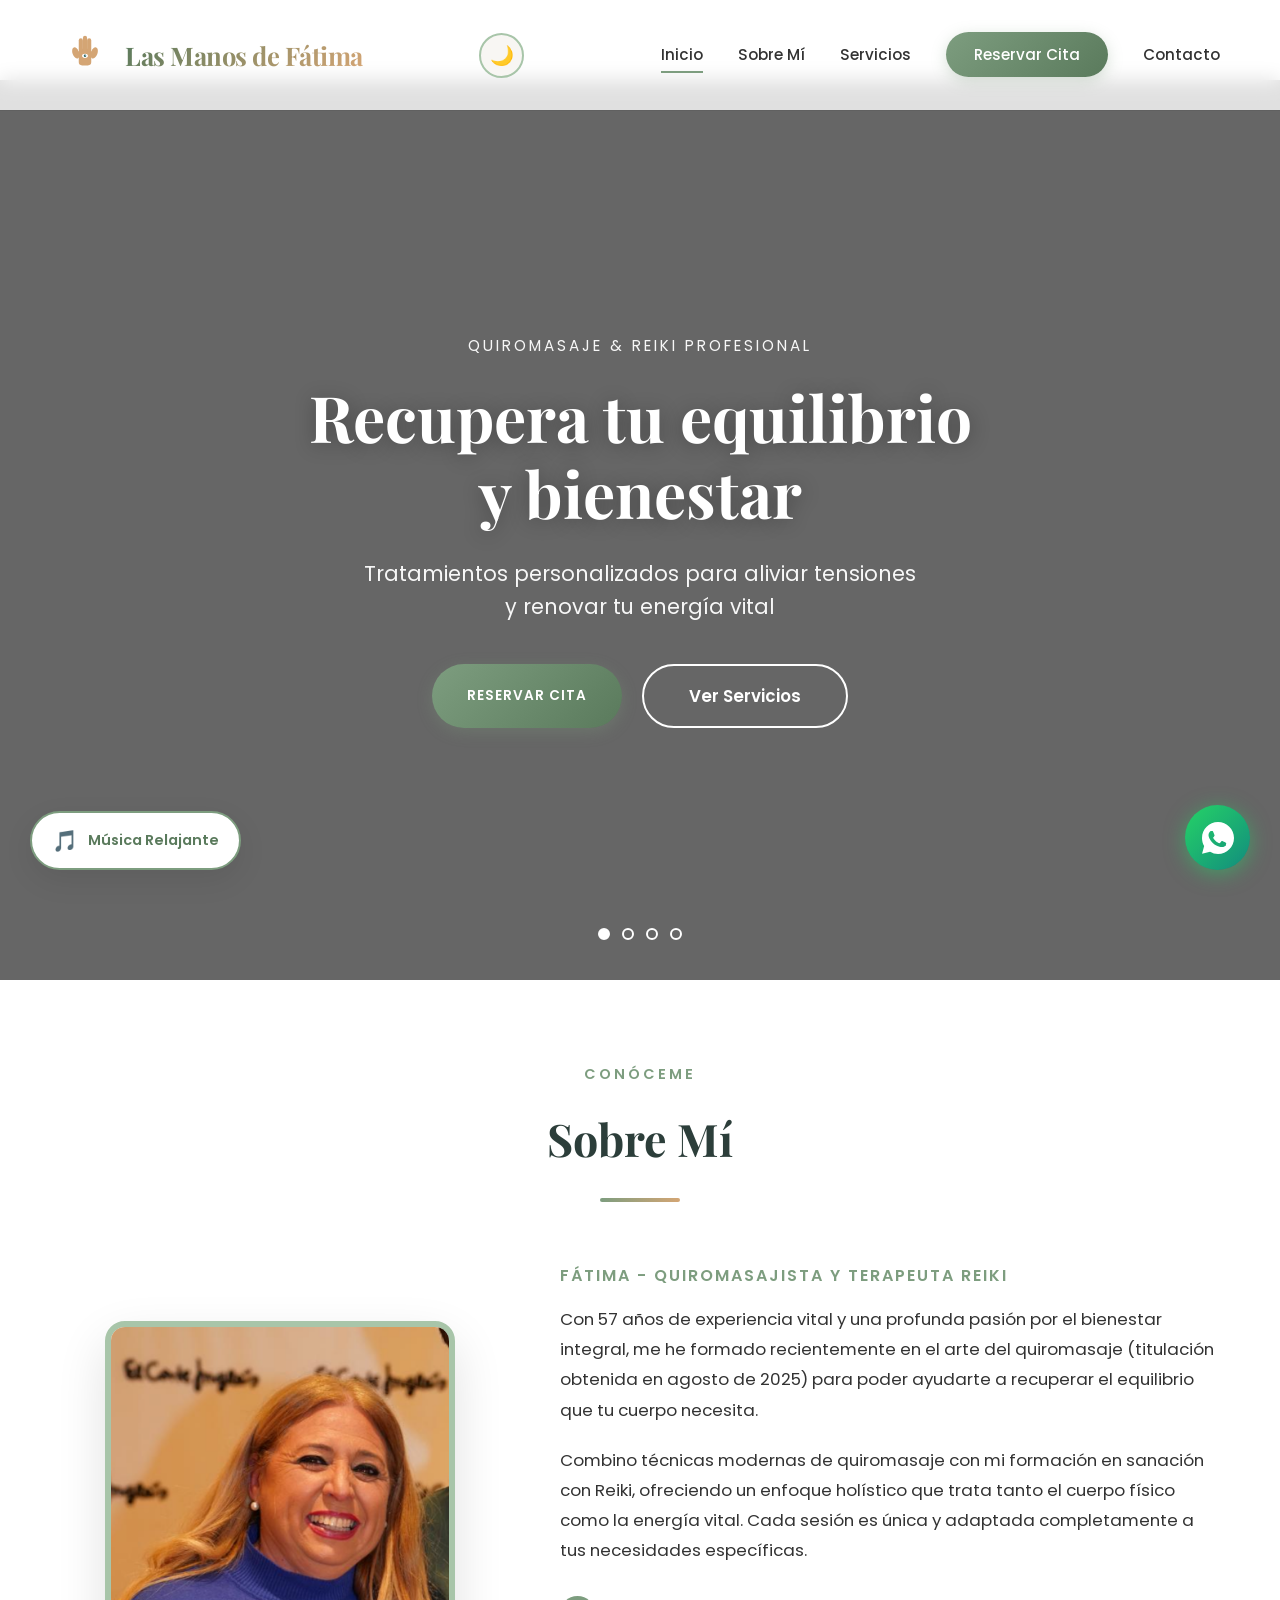
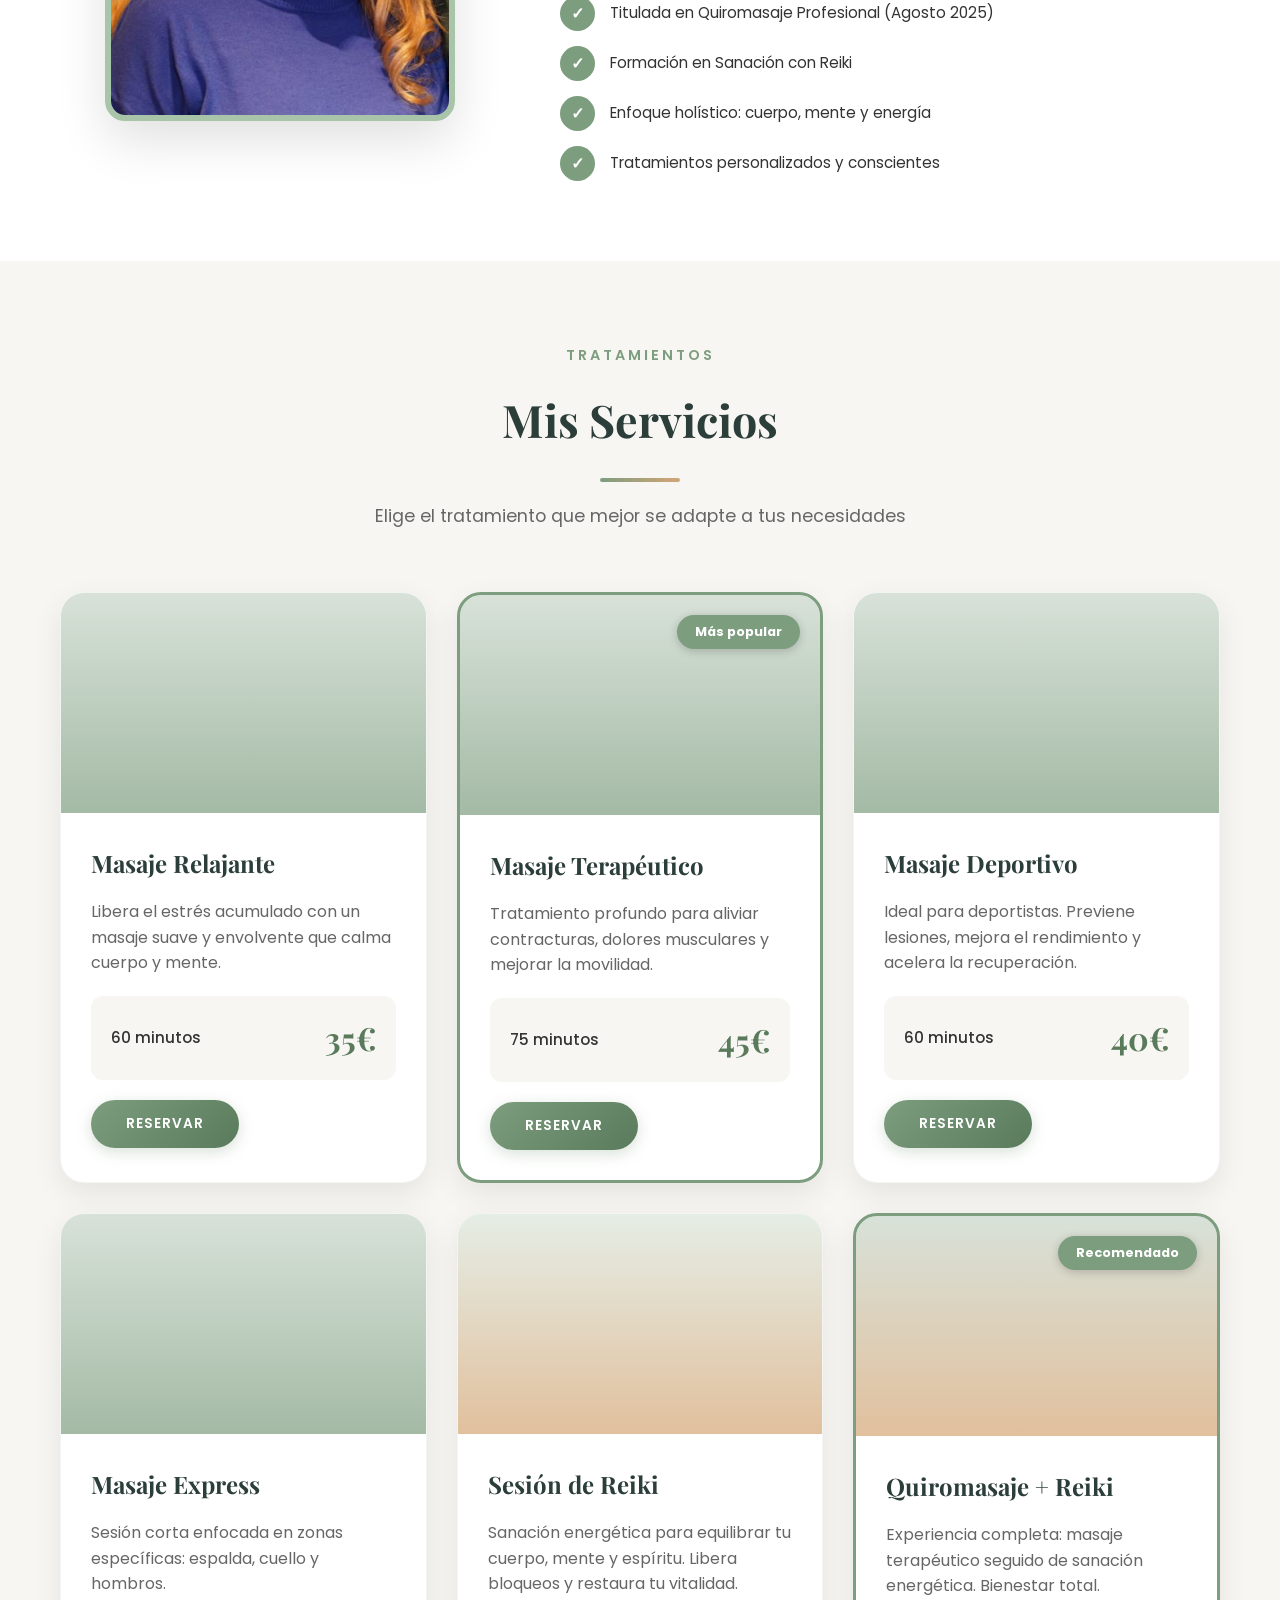
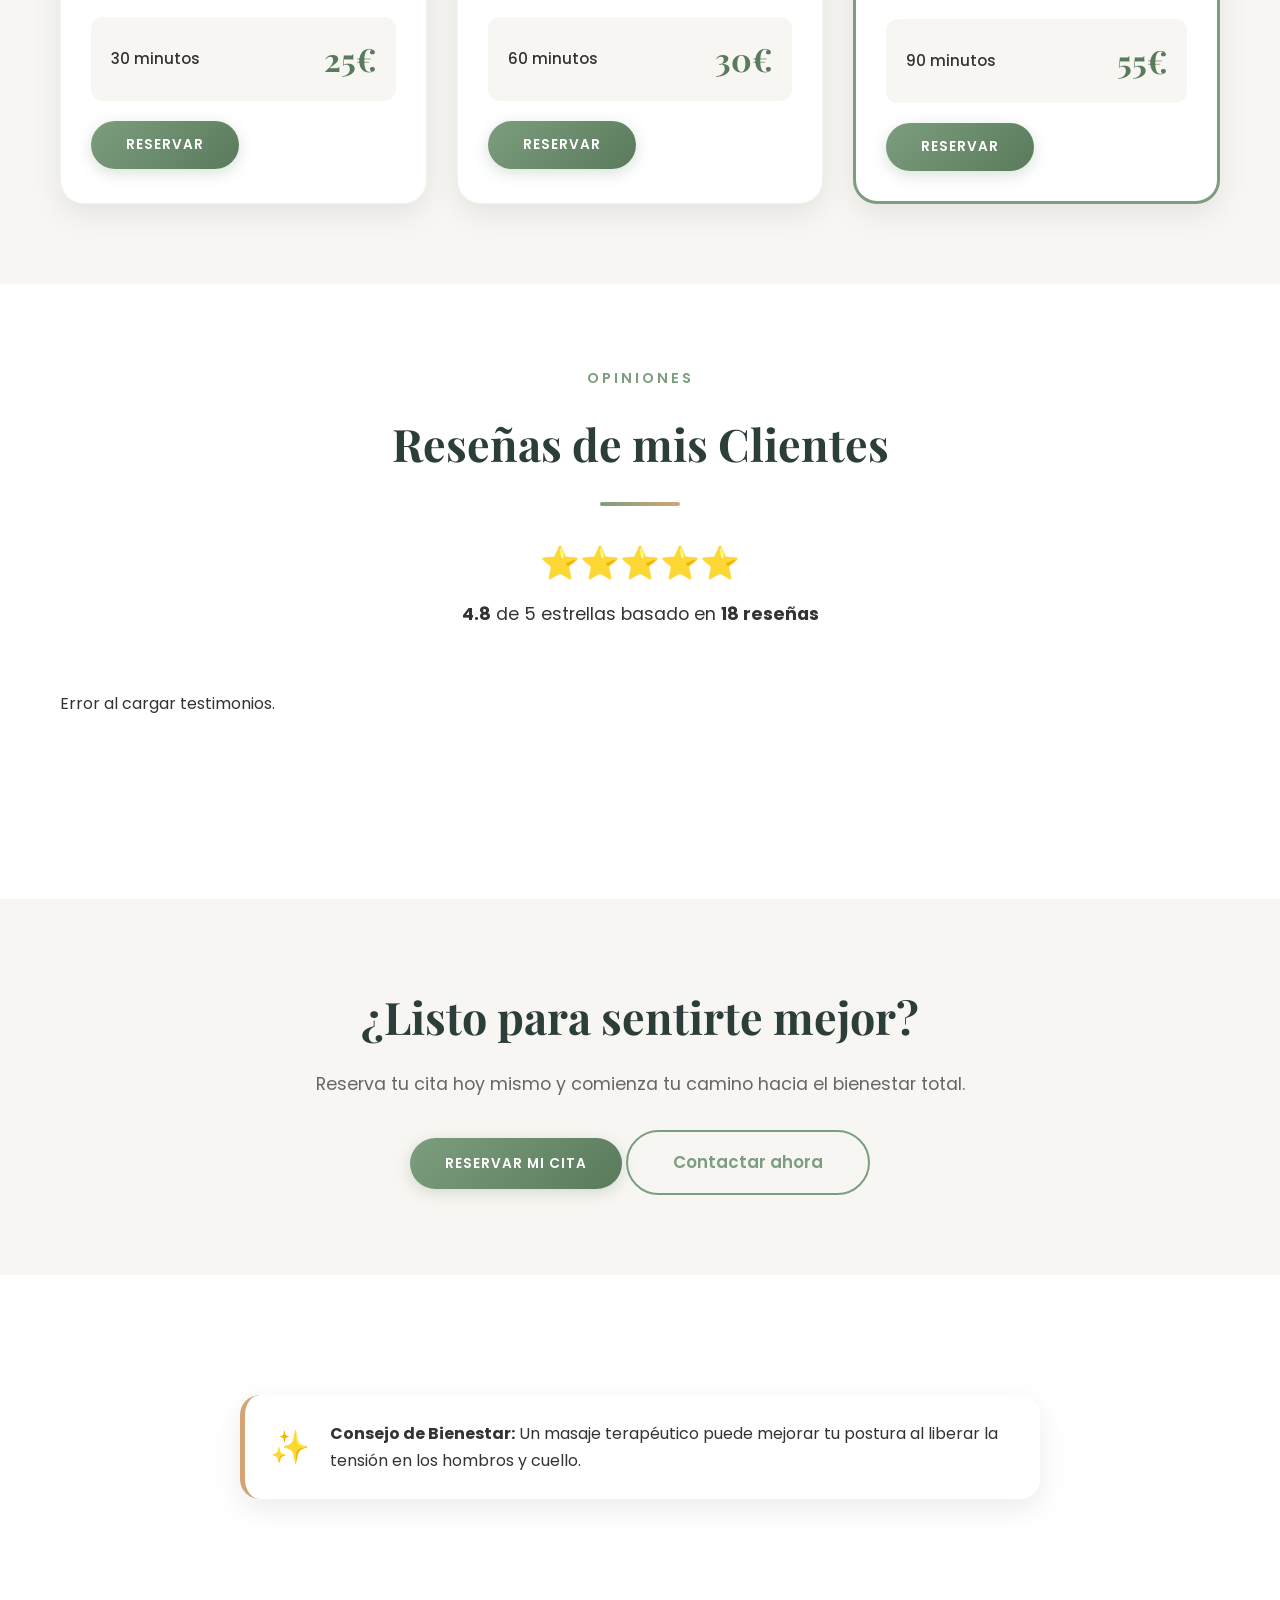
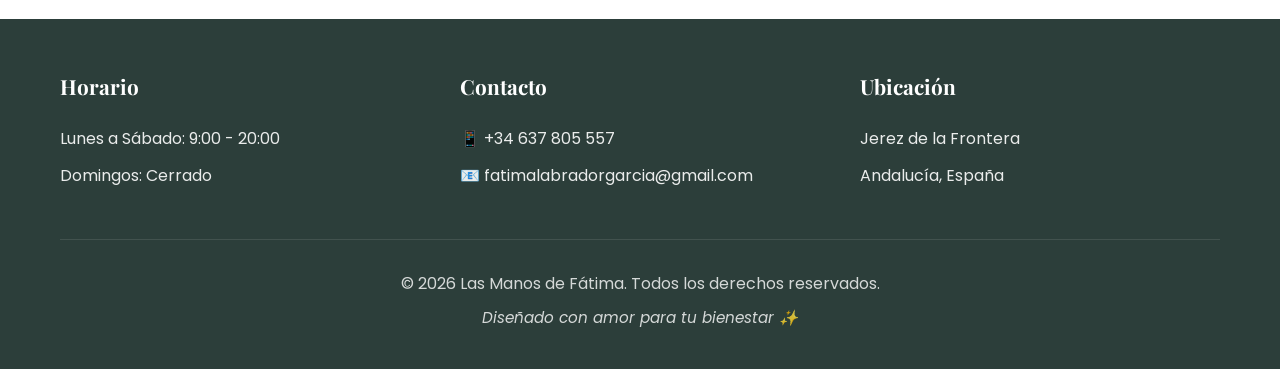
<file: index.html>
<!DOCTYPE html>
<html lang="es">

<head>
    <meta charset="UTF-8">
    <meta name="viewport" content="width=device-width, initial-scale=1.0">
    <meta name="description"
        content="Las Manos de Fátima - Quiromasaje profesional y Reiki en Jerez. Reserva tu cita de masaje terapéutico, relajante o sanación energética.">
    <title>Las Manos de Fátima | Quiromasaje y Reiki Profesional</title>
    <link rel="stylesheet" href="css/styles.css">
</head>

<body>
    <!-- NAVEGACIÓN PREMIUM -->
    <header id="header">
        <nav class="navbar">
            <div class="container">
                <a href="index.html" class="logo">
                    <svg class="logo-svg" width="60" height="60" viewBox="0 0 100 120"
                        xmlns="http://www.w3.org/2000/svg">
                        <!-- Palma de la mano -->
                        <rect x="35" y="45" width="30" height="40" rx="8" fill="#d4a574" />
                        <!-- Dedo pulgar izquierdo -->
                        <ellipse cx="28" cy="55" rx="8" ry="14" fill="#d4a574" transform="rotate(-20 28 55)" />
                        <!-- Dedo índice -->
                        <rect x="35" y="20" width="10" height="32" rx="5" fill="#d4a574" />
                        <!-- Dedo corazón (más largo) -->
                        <rect x="45" y="14" width="10" height="36" rx="5" fill="#d4a574" />
                        <!-- Dedo anular -->
                        <rect x="55" y="20" width="10" height="32" rx="5" fill="#d4a574" />
                        <!-- Dedo meñique -->
                        <ellipse cx="72" cy="55" rx="8" ry="14" fill="#d4a574" transform="rotate(20 72 55)" />
                        <!-- Ojo en el centro -->
                        <ellipse cx="50" cy="62" rx="7" ry="5" fill="white" />
                        <circle cx="50" cy="62" r="3" fill="#2d6a6a" />
                        <circle cx="51" cy="61" r="1" fill="white" />
                    </svg>
                    <div class="logo-text">
                        <h1>Las Manos de Fátima</h1>
                    </div>
                </a>
                <div class="theme-toggle-wrapper">
                    <button id="theme-toggle" class="theme-toggle" aria-label="Cambiar tema">
                        <span class="theme-icon">🌙</span>
                    </button>
                </div>
                <button class="menu-toggle" aria-label="Abrir menú">
                    <span></span>
                    <span></span>
                    <span></span>
                </button>
                <ul class="nav-menu">
                    <li><a href="index.html" class="nav-link active">Inicio</a></li>
                    <li><a href="sobre-mi.html" class="nav-link">Sobre Mí</a></li>
                    <li><a href="servicios.html" class="nav-link">Servicios</a></li>
                    <li><a href="reservar.html" class="nav-link cta-link">Reservar Cita</a></li>
                    <li><a href="contacto.html" class="nav-link">Contacto</a></li>
                </ul>
            </div>
        </nav>
    </header>

    <!-- HERO CON SLIDER DE IMÁGENES DE FONDO -->
    <section id="inicio" class="hero-slider">
        <div class="hero-slides">
            <div class="hero-slide active"
                style="background: linear-gradient(135deg, rgba(0, 0, 0, 0.6), rgba(0, 0, 0, 0.6)), url('https://images.unsplash.com/photo-1544161515-4ab6ce6db874?w=1920') center/cover;">
            </div>
            <div class="hero-slide"
                style="background: linear-gradient(135deg, rgba(0, 0, 0, 0.6), rgba(0, 0, 0, 0.6)), url('https://images.unsplash.com/photo-1600334129128-685c5582fd35?w=1920') center/cover;">
            </div>
            <div class="hero-slide"
                style="background: linear-gradient(135deg, rgba(0, 0, 0, 0.6), rgba(0, 0, 0, 0.6)), url('https://images.unsplash.com/photo-1540555700478-4be289fbecef?w=1920') center/cover;">
            </div>
            <div class="hero-slide"
                style="background: linear-gradient(135deg, rgba(0, 0, 0, 0.6), rgba(0, 0, 0, 0.6)), url('https://images.unsplash.com/photo-1545205597-3d9d02c29597?w=1920') center/cover;">
            </div>
        </div>

        <div class="hero-content">
            <span class="hero-subtitle-small">Quiromasaje & Reiki Profesional</span>
            <h2 class="hero-title">Recupera tu equilibrio<br>y bienestar</h2>
            <p class="hero-subtitle">Tratamientos personalizados para aliviar tensiones<br>y renovar tu energía vital
            </p>
            <div class="hero-buttons">
                <a href="reservar.html" class="btn btn-primary btn-large">Reservar Cita</a>
                <a href="servicios.html" class="btn btn-outline btn-large">Ver Servicios</a>
            </div>
        </div>

        <div class="slider-indicators">
            <button class="indicator active" data-slide="0"></button>
            <button class="indicator" data-slide="1"></button>
            <button class="indicator" data-slide="2"></button>
            <button class="indicator" data-slide="3"></button>
        </div>
    </section>

    <!-- SOBRE MÍ -->
    <section id="sobre-mi" class="section">
        <div class="container">
            <div class="section-header">
                <span class="section-label">Conóceme</span>
                <h2 class="section-title">Sobre Mí</h2>
                <div class="title-underline"></div>
            </div>
            <div class="about-content">
                <div class="about-image">
                    <div class="image-container-professional">
                        <img src="images/foto-fatima.png" alt="Fátima - Quiromasajista Profesional"
                            class="profile-photo">
                    </div>
                </div>
                <div class="about-text">
                    <h3>Fátima - Quiromasajista y Terapeuta Reiki</h3>
                    <p>Con <span id="fatima-age">57</span> años de experiencia vital y una profunda pasión por el
                        bienestar integral, me he formado recientemente en el arte del quiromasaje (titulación obtenida
                        en agosto de 2025) para poder ayudarte a recuperar el equilibrio que tu cuerpo necesita.</p>
                    <p>Combino técnicas modernas de quiromasaje con mi formación en sanación con Reiki, ofreciendo un
                        enfoque holístico que trata tanto el cuerpo físico como la energía vital. Cada sesión es única y
                        adaptada completamente a tus necesidades específicas.</p>
                    <div class="credentials">
                        <div class="credential-item">
                            <span class="credential-icon">✓</span>
                            <span>Titulada en Quiromasaje Profesional (Agosto 2025)</span>
                        </div>
                        <div class="credential-item">
                            <span class="credential-icon">✓</span>
                            <span>Formación en Sanación con Reiki</span>
                        </div>
                        <div class="credential-item">
                            <span class="credential-icon">✓</span>
                            <span>Enfoque holístico: cuerpo, mente y energía</span>
                        </div>
                        <div class="credential-item">
                            <span class="credential-icon">✓</span>
                            <span>Tratamientos personalizados y conscientes</span>
                        </div>
                    </div>
                </div>
            </div>
        </div>
    </section>

    <!-- SERVICIOS PREMIUM -->
    <section id="servicios" class="section section-dark">
        <div class="container">
            <div class="section-header">
                <span class="section-label">Tratamientos</span>
                <h2 class="section-title">Mis Servicios</h2>
                <div class="title-underline"></div>
                <p class="section-subtitle">Elige el tratamiento que mejor se adapte a tus necesidades</p>
            </div>
            <div class="services-grid">
                <div class="service-card-premium">
                    <div class="service-image"
                        style="background: linear-gradient(rgba(125, 157, 127, 0.3), rgba(125, 157, 127, 0.7)), url('https://images.unsplash.com/photo-1544161515-4ab6ce6db874?w=600') center/cover;">
                    </div>
                    <div class="service-content">
                        <h3>Masaje Relajante</h3>
                        <p>Libera el estrés acumulado con un masaje suave y envolvente que calma cuerpo y mente.</p>
                        <div class="service-details">
                            <span class="service-duration">60 minutos</span>
                            <span class="service-price">35€</span>
                        </div>
                        <button class="btn btn-primary"
                            onclick="selectService('relax')">Reservar</button>
                    </div>
                </div>

                <div class="service-card-premium featured">
                    <div class="badge-premium">Más popular</div>
                    <div class="service-image"
                        style="background: linear-gradient(rgba(125, 157, 127, 0.3), rgba(125, 157, 127, 0.7)), url('https://images.unsplash.com/photo-1600334129128-685c5582fd35?w=600') center/cover;">
                    </div>
                    <div class="service-content">
                        <h3>Masaje Terapéutico</h3>
                        <p>Tratamiento profundo para aliviar contracturas, dolores musculares y mejorar la movilidad.
                        </p>
                        <div class="service-details">
                            <span class="service-duration">75 minutos</span>
                            <span class="service-price">45€</span>
                        </div>
                        <button class="btn btn-primary"
                            onclick="selectService('terapeutico')">Reservar</button>
                    </div>
                </div>

                <div class="service-card-premium">
                    <div class="service-image"
                        style="background: linear-gradient(rgba(125, 157, 127, 0.3), rgba(125, 157, 127, 0.7)), url('https://images.unsplash.com/photo-1540555700478-4be289fbecef?w=600') center/cover;">
                    </div>
                    <div class="service-content">
                        <h3>Masaje Deportivo</h3>
                        <p>Ideal para deportistas. Previene lesiones, mejora el rendimiento y acelera la recuperación.
                        </p>
                        <div class="service-details">
                            <span class="service-duration">60 minutos</span>
                            <span class="service-price">40€</span>
                        </div>
                        <button class="btn btn-primary"
                            onclick="selectService('deportivo')">Reservar</button>
                    </div>
                </div>

                <div class="service-card-premium">
                    <div class="service-image"
                        style="background: linear-gradient(rgba(125, 157, 127, 0.3), rgba(125, 157, 127, 0.7)), url('https://images.unsplash.com/photo-1545205597-3d9d02c29597?w=600') center/cover;">
                    </div>
                    <div class="service-content">
                        <h3>Masaje Express</h3>
                        <p>Sesión corta enfocada en zonas específicas: espalda, cuello y hombros.</p>
                        <div class="service-details">
                            <span class="service-duration">30 minutos</span>
                            <span class="service-price">25€</span>
                        </div>
                        <button class="btn btn-primary"
                            onclick="selectService('express')">Reservar</button>
                    </div>
                </div>

                <div class="service-card-premium">
                    <div class="service-image"
                        style="background: linear-gradient(rgba(168, 197, 169, 0.3), rgba(212, 165, 116, 0.7)), url('https://images.unsplash.com/photo-1506126613408-eca07ce68773?w=600') center/cover;">
                    </div>
                    <div class="service-content">
                        <h3>Sesión de Reiki</h3>
                        <p>Sanación energética para equilibrar tu cuerpo, mente y espíritu. Libera bloqueos y restaura
                            tu vitalidad.</p>
                        <div class="service-details">
                            <span class="service-duration">60 minutos</span>
                            <span class="service-price">30€</span>
                        </div>
                        <button class="btn btn-primary"
                            onclick="selectService('reiki')">Reservar</button>
                    </div>
                </div>

                <div class="service-card-premium featured">
                    <div class="badge-premium">Recomendado</div>
                    <div class="service-image"
                        style="background: linear-gradient(rgba(125, 157, 127, 0.3), rgba(212, 165, 116, 0.7)), url('https://images.unsplash.com/photo-1600334129128-685c5582fd35?w=600') center/cover;">
                    </div>
                    <div class="service-content">
                        <h3>Quiromasaje + Reiki</h3>
                        <p>Experiencia completa: masaje terapéutico seguido de sanación energética. Bienestar total.</p>
                        <div class="service-details">
                            <span class="service-duration">90 minutos</span>
                            <span class="service-price">55€</span>
                        </div>
                        <button class="btn btn-primary"
                            onclick="selectService('pack')">Reservar</button>
                    </div>
                </div>
            </div>
        </div>
    </section>

    <!-- RESEÑAS Y PUNTUACIÓN -->
    <section id="resenas" class="section">
        <div class="container">
            <div class="section-header">
                <span class="section-label">Opiniones</span>
                <h2 class="section-title">Reseñas de mis Clientes</h2>
                <div class="title-underline"></div>
                <div class="rating-summary">
                    <div class="rating-stars-big">⭐⭐⭐⭐⭐</div>
                    <p class="rating-text"><strong>4.8</strong> de 5 estrellas basado en <strong>18 reseñas</strong></p>
                </div>
            </div>
            <div id="reviews-container" class="reviews-grid">
                <!-- Cargado dinámicamente -->
                <div class="review-skeleton">Conectando con la comunidad...</div>
            </div>

            <div class="reviews-cta">
                <button id="openReviewBtn" class="btn btn-outline btn-large">Dejar mi Reseña</button>
            </div>
        </div>
    </section>

    <!-- MODAL DE RESEÑA -->
    <div id="reviewModal" class="modal">
        <div class="modal-content">
            <span class="close-modal">&times;</span>
            <h3>Comparte tu experiencia</h3>
            <p>Tu opinión nos ayuda a mejorar y ayuda a otros a elegir bienestar.</p>

            <form id="newReviewForm">
                <div class="form-group">
                    <label>Tu Nombre</label>
                    <input type="text" id="revName" required placeholder="Ej: María García">
                </div>
                <div class="form-group">
                    <label>Calificación</label>
                    <select id="revRating" required>
                        <option value="5">⭐⭐⭐⭐⭐ (Excelente)</option>
                        <option value="4">⭐⭐⭐⭐ (Muy bueno)</option>
                        <option value="3">⭐⭐⭐ (Bueno)</option>
                        <option value="2">⭐⭐ (Regular)</option>
                        <option value="1">⭐ (Malo)</option>
                    </select>
                </div>
                <div class="form-group">
                    <label>Tu Comentario</label>
                    <textarea id="revText" required rows="3" placeholder="Cuéntanos cómo te sentiste..."></textarea>
                </div>
                <button type="submit" class="btn btn-primary btn-full">Publicar Reseña</button>
            </form>
        </div>
    </div>

    <!-- CTA FINAL -->
    <section class="section section-dark" style="text-align: center;">
        <div class="container">
            <h2 class="section-title">¿Listo para sentirte mejor?</h2>
            <p class="section-subtitle">Reserva tu cita hoy mismo y comienza tu camino hacia el bienestar total.</p>
            <div style="margin-top: 30px;">
                <a href="reservar.html" class="btn btn-primary btn-large">Reservar mi Cita</a>
                <a href="contacto.html" class="btn btn-outline btn-large"
                    style="color: var(--color-primary); border-color: var(--color-primary);">Contactar ahora</a>
            </div>
        </div>
    </section>

    <!-- CONSEJO ZEN (API) -->
    <section class="section">
        <div class="container" id="wellness-tip">
            <!-- Cargado dinámicamente -->
        </div>
    </section>

    <!-- FOOTER MEJORADO -->
    <footer class="footer-premium">
        <div class="container">
            <div class="footer-content">
                <div class="footer-section">
                    <h4>Horario</h4>
                    <p>Lunes a Sábado: 9:00 - 20:00</p>
                    <p>Domingos: Cerrado</p>
                </div>
                <div class="footer-section">
                    <h4>Contacto</h4>
                    <p>📱 +34 637 805 557</p>
                    <p>📧 fatimalabradorgarcia@gmail.com</p>
                </div>
                <div class="footer-section">
                    <h4>Ubicación</h4>
                    <p>Jerez de la Frontera</p>
                    <p>Andalucía, España</p>
                </div>
            </div>
            <div class="footer-bottom">
                <p>&copy; 2026 Las Manos de Fátima. Todos los derechos reservados.</p>
                <p class="footer-subtitle">Diseñado con amor para tu bienestar ✨</p>
            </div>
        </div>
    </footer>

    <!-- BOTÓN WHATSAPP FLOTANTE -->
    <a href="https://wa.me/34644907090?text=Hola%20Fátima,%20quiero%20reservar%20una%20cita" class="whatsapp-float"
        target="_blank" aria-label="Contactar por WhatsApp">
        <svg viewBox="0 0 32 32" class="whatsapp-icon">
            <path fill="currentColor"
                d="M16 0C7.164 0 0 7.164 0 16c0 2.826.736 5.587 2.146 8.019L.058 31.738l7.983-2.03A15.943 15.943 0 0016 32c8.836 0 16-7.164 16-16S24.836 0 16 0zm8.087 22.912c-.36 1.01-2.114 1.95-2.912 2.03-.798.08-1.532.362-5.168-.808-4.512-1.453-7.438-5.938-7.664-6.212-.224-.274-1.823-2.424-1.823-4.624s1.154-3.282 1.562-3.732c.408-.45.89-.562 1.187-.562.297 0 .594.005.855.016.274.011.64-.104.999.76.36.866 1.227 2.992 1.334 3.21.108.218.18.473.036.748-.144.274-.216.446-.43.687-.215.24-.452.536-.646.72-.215.203-.438.423-.188.83.25.407 1.114 1.837 2.392 2.977 1.644 1.467 3.029 1.923 3.463 2.141.434.218.687.183.94-.11.253-.293 1.083-1.262 1.37-1.697.288-.434.576-.362.972-.218.396.144 2.51 1.183 2.94 1.4.43.216.718.324.822.504.104.18.104 1.045-.256 2.055z" />
        </svg>
        <span class="whatsapp-text">¿Necesitas ayuda?</span>
    </a>

    <!-- REPRODUCTOR DE MÚSICA -->
    <div class="music-player" id="musicPlayer">
        <button class="music-toggle" id="musicToggle">
            <span class="music-icon">🎵</span>
            <span class="music-text">Música Relajante</span>
        </button>
        <div class="volume-control" id="volumeControl" style="display: none;">
            <input type="range" min="0" max="100" value="20" id="volumeSlider">
            <span class="volume-label">20%</span>
        </div>
    </div>

    <audio id="bgMusic" loop preload="auto">
        <source src="https://cdn.pixabay.com/download/audio/2022/05/27/audio_1808fbf07a.mp3" type="audio/mpeg">
    </audio>

    <script src="js/main.js"></script>
</body>

</html>
</file>
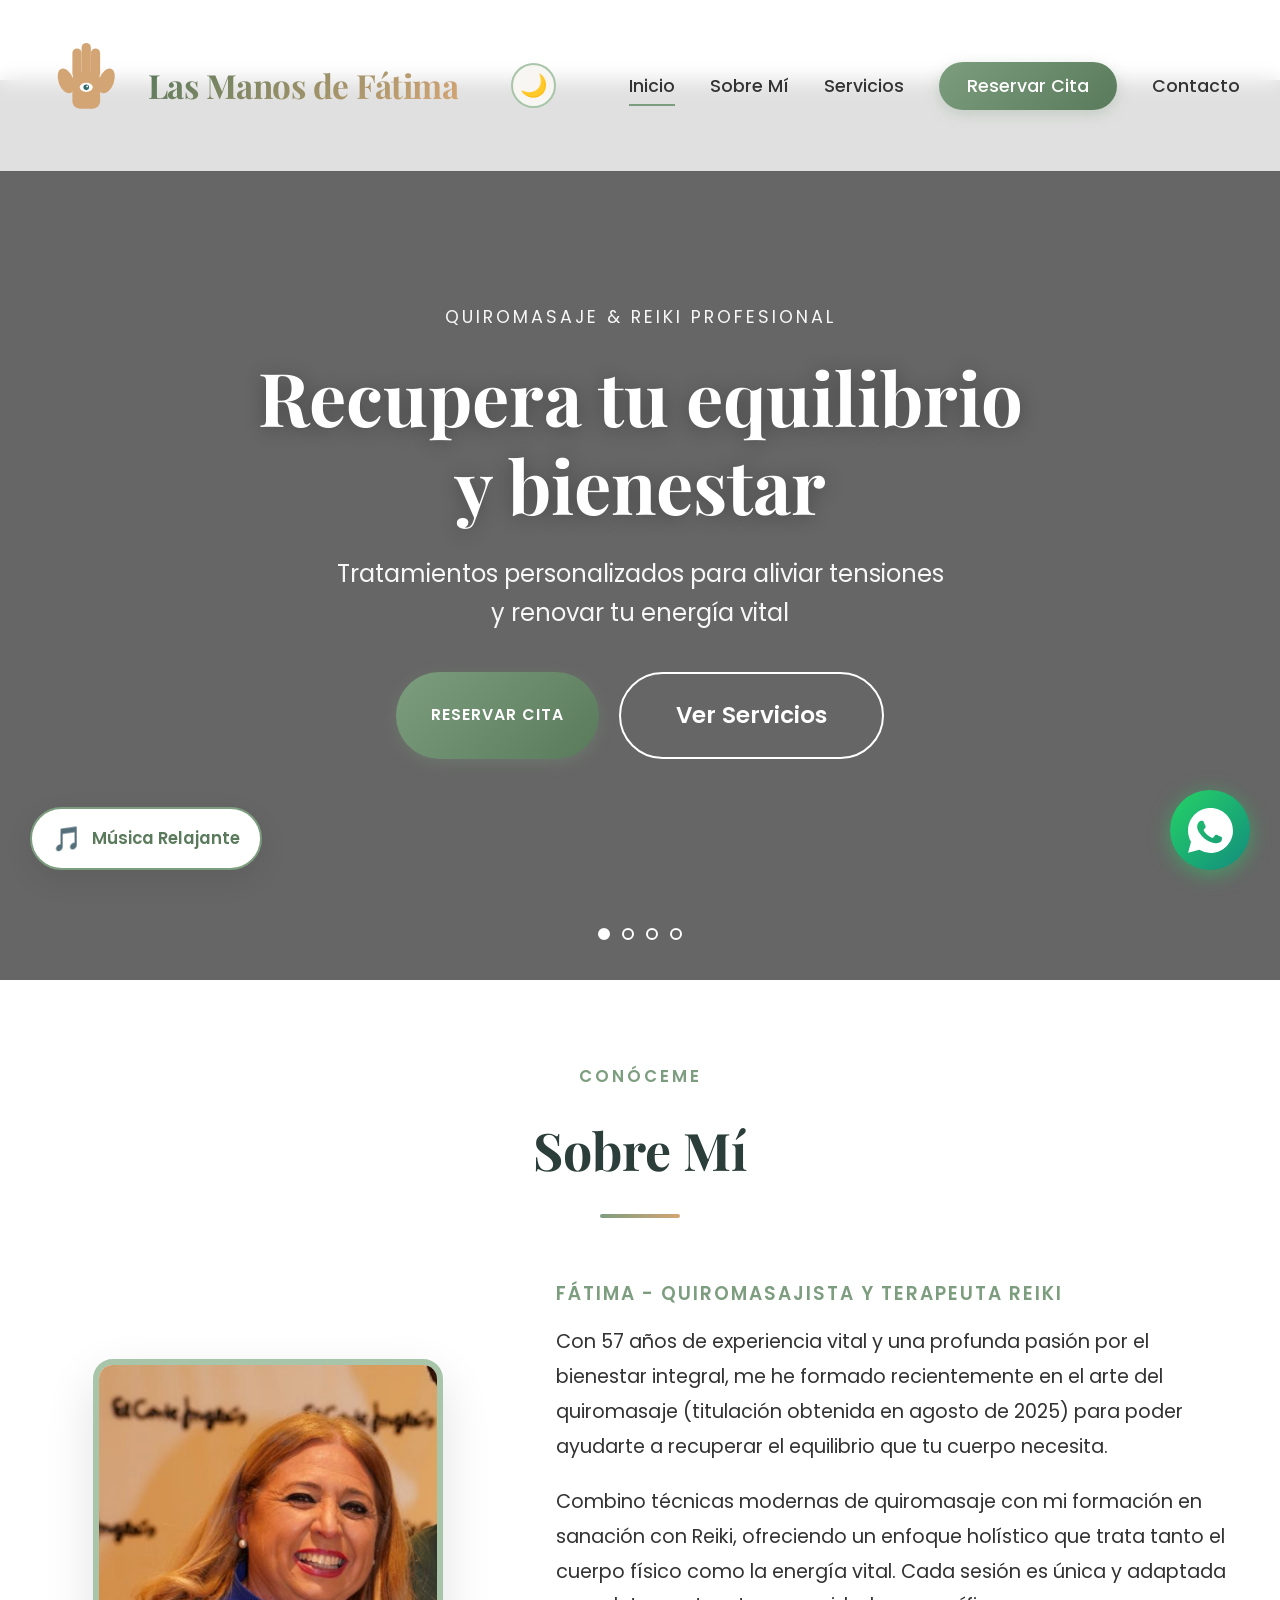
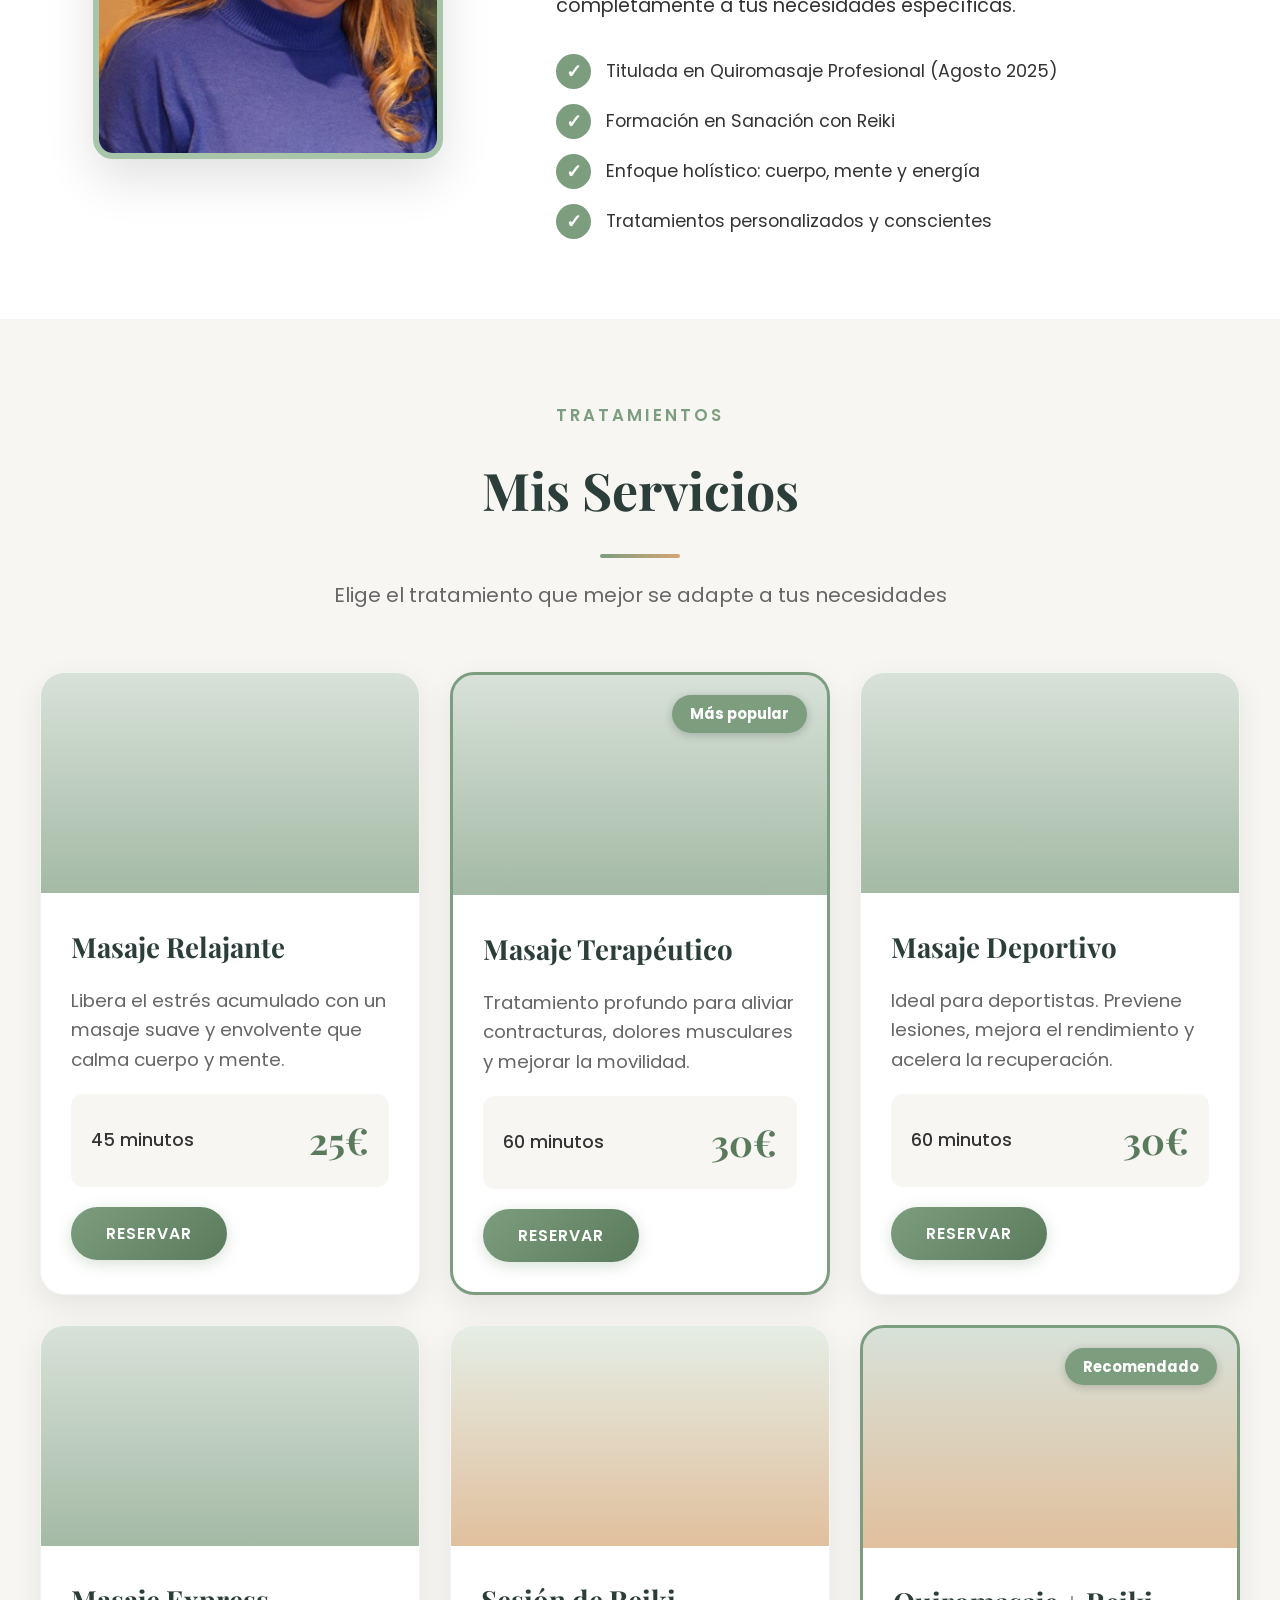
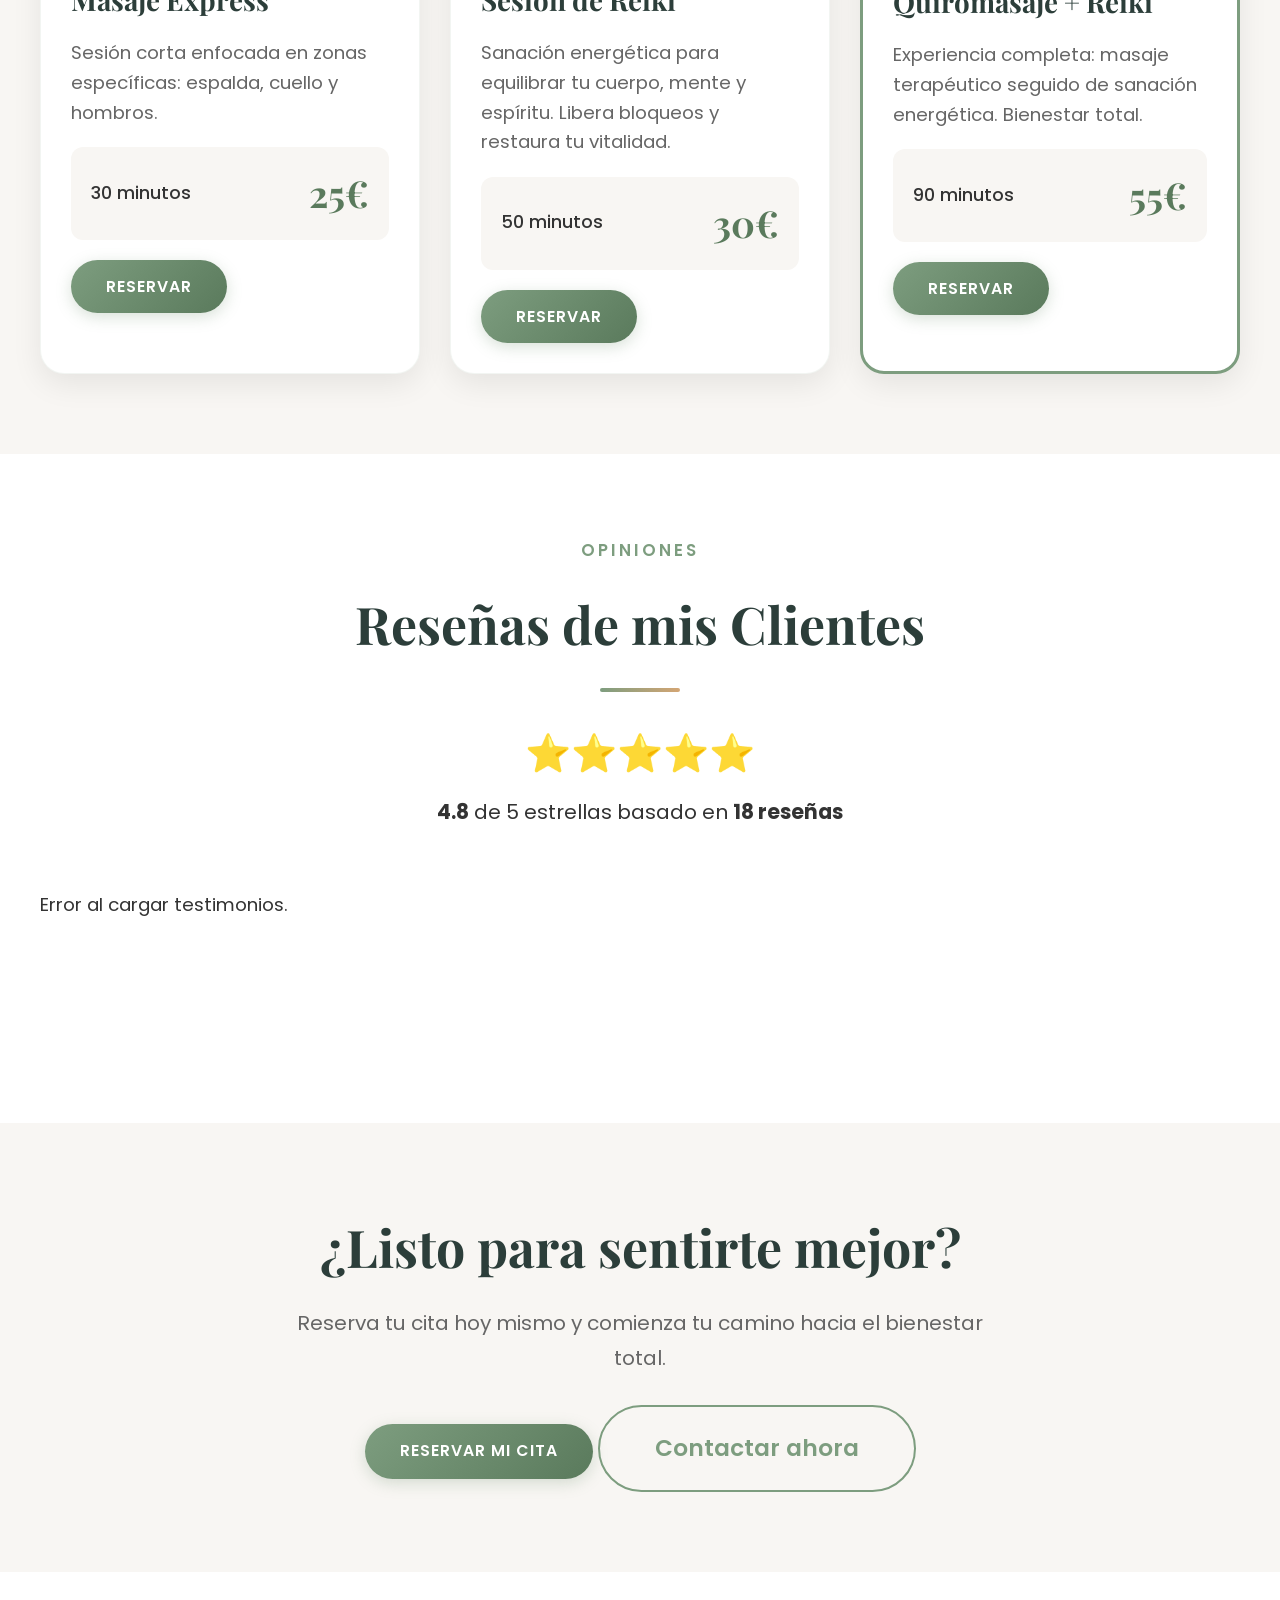
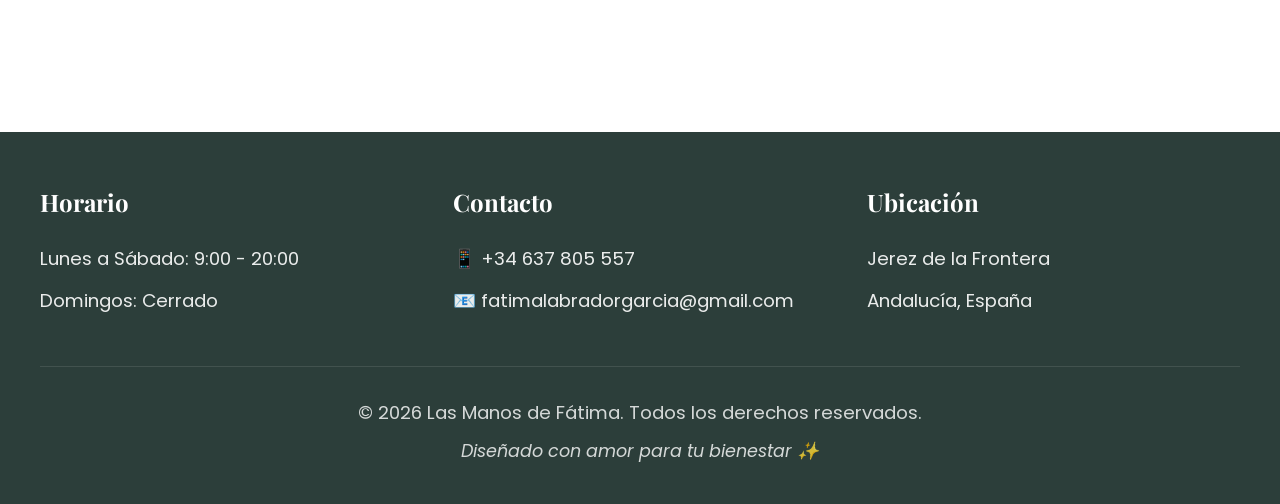
<file: Paguina web Quiromasaje - copia/index.html>
<!DOCTYPE html>
<html lang="es">

<head>
    <meta charset="UTF-8">
    <meta name="viewport" content="width=device-width, initial-scale=1.0">
    <meta name="description"
        content="Las Manos de Fátima - Quiromasaje profesional y Reiki en Jerez. Reserva tu cita de masaje terapéutico, relajante o sanación energética.">
    <title>Las Manos de Fátima | Quiromasaje y Reiki Profesional</title>
    <link rel="icon" type="image/svg+xml" href="images/favicon.svg">
    <link rel="stylesheet" href="css/styles.css">
</head>

<body>
    <!-- NAVEGACIÓN PREMIUM -->
    <header id="header">
        <nav class="navbar">
            <div class="container">
                <a href="index.html" class="logo">
                    <svg class="logo-svg" width="60" height="60" viewBox="0 0 100 120"
                        xmlns="http://www.w3.org/2000/svg">
                        <!-- Palma de la mano -->
                        <rect x="35" y="45" width="30" height="40" rx="8" fill="#d4a574" />
                        <!-- Dedo pulgar izquierdo -->
                        <ellipse cx="28" cy="55" rx="8" ry="14" fill="#d4a574" transform="rotate(-20 28 55)" />
                        <!-- Dedo índice -->
                        <rect x="35" y="20" width="10" height="32" rx="5" fill="#d4a574" />
                        <!-- Dedo corazón (más largo) -->
                        <rect x="45" y="14" width="10" height="36" rx="5" fill="#d4a574" />
                        <!-- Dedo anular -->
                        <rect x="55" y="20" width="10" height="32" rx="5" fill="#d4a574" />
                        <!-- Dedo meñique -->
                        <ellipse cx="72" cy="55" rx="8" ry="14" fill="#d4a574" transform="rotate(20 72 55)" />
                        <!-- Ojo en el centro -->
                        <ellipse cx="50" cy="62" rx="7" ry="5" fill="white" />
                        <circle cx="50" cy="62" r="3" fill="#2d6a6a" />
                        <circle cx="51" cy="61" r="1" fill="white" />
                    </svg>
                    <div class="logo-text">
                        <h1>Las Manos de Fátima</h1>
                    </div>
                </a>
                <div class="theme-toggle-wrapper">
                    <button id="theme-toggle" class="theme-toggle" aria-label="Cambiar tema">
                        <span class="theme-icon" id="theme-icon">&#127769;</span>
                    </button>
                </div>
                <button class="menu-toggle" aria-label="Abrir menú">
                    <span></span>
                    <span></span>
                    <span></span>
                </button>
                <ul class="nav-menu">
                    <li><a href="index.html" class="nav-link active">Inicio</a></li>
                    <li><a href="sobre-mi.html" class="nav-link">Sobre Mí</a></li>
                    <li><a href="servicios.html" class="nav-link">Servicios</a></li>
                    <li><a href="reservar.html" class="nav-link cta-link">Reservar Cita</a></li>
                    <li><a href="contacto.html" class="nav-link">Contacto</a></li>
                </ul>
            </div>
        </nav>
    </header>

    <!-- HERO CON SLIDER DE IMÁGENES DE FONDO -->
    <section id="inicio" class="hero-slider">
        <div class="hero-slides">
            <div class="hero-slide active"
                style="background: linear-gradient(135deg, rgba(0, 0, 0, 0.6), rgba(0, 0, 0, 0.6)), url('https://images.unsplash.com/photo-1544161515-4ab6ce6db874?w=1920') center/cover;">
            </div>
            <div class="hero-slide"
                style="background: linear-gradient(135deg, rgba(0, 0, 0, 0.6), rgba(0, 0, 0, 0.6)), url('https://images.unsplash.com/photo-1600334129128-685c5582fd35?w=1920') center/cover;">
            </div>
            <div class="hero-slide"
                style="background: linear-gradient(135deg, rgba(0, 0, 0, 0.6), rgba(0, 0, 0, 0.6)), url('https://images.unsplash.com/photo-1540555700478-4be289fbecef?w=1920') center/cover;">
            </div>
            <div class="hero-slide"
                style="background: linear-gradient(135deg, rgba(0, 0, 0, 0.6), rgba(0, 0, 0, 0.6)), url('https://images.unsplash.com/photo-1545205597-3d9d02c29597?w=1920') center/cover;">
            </div>
        </div>

        <div class="hero-content">
            <span class="hero-subtitle-small">Quiromasaje & Reiki Profesional</span>
            <h2 class="hero-title">Recupera tu equilibrio<br>y bienestar</h2>
            <p class="hero-subtitle">Tratamientos personalizados para aliviar tensiones<br>y renovar tu energía vital
            </p>
            <div class="hero-buttons">
                <a href="reservar.html" class="btn btn-primary btn-large">Reservar Cita</a>
                <a href="servicios.html" class="btn btn-outline btn-large">Ver Servicios</a>
            </div>
        </div>

        <div class="slider-indicators">
            <button class="indicator active" data-slide="0"></button>
            <button class="indicator" data-slide="1"></button>
            <button class="indicator" data-slide="2"></button>
            <button class="indicator" data-slide="3"></button>
        </div>
    </section>

    <!-- SOBRE MÍ -->
    <section id="sobre-mi" class="section">
        <div class="container">
            <div class="section-header">
                <span class="section-label">Conóceme</span>
                <h2 class="section-title">Sobre Mí</h2>
                <div class="title-underline"></div>
            </div>
            <div class="about-content">
                <div class="about-image">
                    <div class="image-container-professional">
                        <img src="images/foto-fatima.png" alt="Fátima - Quiromasajista Profesional"
                            class="profile-photo">
                    </div>
                </div>
                <div class="about-text">
                    <h3>Fátima - Quiromasajista y Terapeuta Reiki</h3>
                    <p>Con <span id="fatima-age">57</span> años de experiencia vital y una profunda pasión por el
                        bienestar integral, me he formado recientemente en el arte del quiromasaje (titulación obtenida
                        en agosto de 2025) para poder ayudarte a recuperar el equilibrio que tu cuerpo necesita.</p>
                    <p>Combino técnicas modernas de quiromasaje con mi formación en sanación con Reiki, ofreciendo un
                        enfoque holístico que trata tanto el cuerpo físico como la energía vital. Cada sesión es única y
                        adaptada completamente a tus necesidades específicas.</p>
                    <div class="credentials">
                        <div class="credential-item">
                            <span class="credential-icon">&#10003;</span>
                            <span>Titulada en Quiromasaje Profesional (Agosto 2025)</span>
                        </div>
                        <div class="credential-item">
                            <span class="credential-icon">&#10003;</span>
                            <span>Formación en Sanación con Reiki</span>
                        </div>
                        <div class="credential-item">
                            <span class="credential-icon">&#10003;</span>
                            <span>Enfoque holístico: cuerpo, mente y energía</span>
                        </div>
                        <div class="credential-item">
                            <span class="credential-icon">&#10003;</span>
                            <span>Tratamientos personalizados y conscientes</span>
                        </div>
                    </div>
                </div>
            </div>
        </div>
    </section>

    <!-- SERVICIOS PREMIUM -->
    <section id="servicios" class="section section-dark">
        <div class="container">
            <div class="section-header">
                <span class="section-label">Tratamientos</span>
                <h2 class="section-title">Mis Servicios</h2>
                <div class="title-underline"></div>
                <p class="section-subtitle">Elige el tratamiento que mejor se adapte a tus necesidades</p>
            </div>
            <div class="services-grid">
                <div class="service-card-premium">
                    <div class="service-image"
                        style="background: linear-gradient(rgba(125, 157, 127, 0.3), rgba(125, 157, 127, 0.7)), url('https://images.unsplash.com/photo-1544161515-4ab6ce6db874?w=600') center/cover;">
                    </div>
                    <div class="service-content">
                        <h3>Masaje Relajante</h3>
                        <p>Libera el estrés acumulado con un masaje suave y envolvente que calma cuerpo y mente.</p>
                        <div class="service-details">
                            <span class="service-duration">45 minutos</span>
                            <span class="service-price">25€</span>
                        </div>
                        <button class="btn btn-primary"
                            onclick="selectService('relax')">Reservar</button>
                    </div>
                </div>

                <div class="service-card-premium featured">
                    <div class="badge-premium">Más popular</div>
                    <div class="service-image"
                        style="background: linear-gradient(rgba(125, 157, 127, 0.3), rgba(125, 157, 127, 0.7)), url('https://images.unsplash.com/photo-1600334129128-685c5582fd35?w=600') center/cover;">
                    </div>
                    <div class="service-content">
                        <h3>Masaje Terapéutico</h3>
                        <p>Tratamiento profundo para aliviar contracturas, dolores musculares y mejorar la movilidad.
                        </p>
                        <div class="service-details">
                            <span class="service-duration">60 minutos</span>
                            <span class="service-price">30€</span>
                        </div>
                        <button class="btn btn-primary"
                            onclick="selectService('terapeutico')">Reservar</button>
                    </div>
                </div>

                <div class="service-card-premium">
                    <div class="service-image"
                        style="background: linear-gradient(rgba(125, 157, 127, 0.3), rgba(125, 157, 127, 0.7)), url('https://images.unsplash.com/photo-1540555700478-4be289fbecef?w=600') center/cover;">
                    </div>
                    <div class="service-content">
                        <h3>Masaje Deportivo</h3>
                        <p>Ideal para deportistas. Previene lesiones, mejora el rendimiento y acelera la recuperación.
                        </p>
                        <div class="service-details">
                            <span class="service-duration">60 minutos</span>
                            <span class="service-price">30€</span>
                        </div>
                        <button class="btn btn-primary"
                            onclick="selectService('deportivo')">Reservar</button>
                    </div>
                </div>

                <div class="service-card-premium">
                    <div class="service-image"
                        style="background: linear-gradient(rgba(125, 157, 127, 0.3), rgba(125, 157, 127, 0.7)), url('https://images.unsplash.com/photo-1545205597-3d9d02c29597?w=600') center/cover;">
                    </div>
                    <div class="service-content">
                        <h3>Masaje Express</h3>
                        <p>Sesión corta enfocada en zonas específicas: espalda, cuello y hombros.</p>
                        <div class="service-details">
                            <span class="service-duration">30 minutos</span>
                            <span class="service-price">25€</span>
                        </div>
                        <button class="btn btn-primary"
                            onclick="selectService('express')">Reservar</button>
                    </div>
                </div>

                <div class="service-card-premium">
                    <div class="service-image"
                        style="background: linear-gradient(rgba(168, 197, 169, 0.3), rgba(212, 165, 116, 0.7)), url('https://images.unsplash.com/photo-1506126613408-eca07ce68773?w=600') center/cover;">
                    </div>
                    <div class="service-content">
                        <h3>Sesión de Reiki</h3>
                        <p>Sanación energética para equilibrar tu cuerpo, mente y espíritu. Libera bloqueos y restaura
                            tu vitalidad.</p>
                        <div class="service-details">
                            <span class="service-duration">50 minutos</span>
                            <span class="service-price">30€</span>
                        </div>
                        <button class="btn btn-primary"
                            onclick="selectService('reiki')">Reservar</button>
                    </div>
                </div>

                <div class="service-card-premium featured">
                    <div class="badge-premium">Recomendado</div>
                    <div class="service-image"
                        style="background: linear-gradient(rgba(125, 157, 127, 0.3), rgba(212, 165, 116, 0.7)), url('https://images.unsplash.com/photo-1600334129128-685c5582fd35?w=600') center/cover;">
                    </div>
                    <div class="service-content">
                        <h3>Quiromasaje + Reiki</h3>
                        <p>Experiencia completa: masaje terapéutico seguido de sanación energética. Bienestar total.</p>
                        <div class="service-details">
                            <span class="service-duration">90 minutos</span>
                            <span class="service-price">55€</span>
                        </div>
                        <button class="btn btn-primary"
                            onclick="selectService('pack')">Reservar</button>
                    </div>
                </div>
            </div>
        </div>
    </section>

    <!-- RESEÑAS Y PUNTUACIÓN -->
    <section id="resenas" class="section">
        <div class="container">
            <div class="section-header">
                <span class="section-label">Opiniones</span>
                <h2 class="section-title">Reseñas de mis Clientes</h2>
                <div class="title-underline"></div>
                <div class="rating-summary">
                    <div class="rating-stars-big">⭐⭐⭐⭐⭐</div>
                    <p class="rating-text"><strong>4.8</strong> de 5 estrellas basado en <strong>18 reseñas</strong></p>
                </div>
            </div>
            <div id="reviews-container" class="reviews-grid">
                <!-- Cargado dinámicamente -->
                <div class="review-skeleton">Conectando con la comunidad...</div>
            </div>

            <div class="reviews-cta">
                <button id="openReviewBtn" class="btn btn-outline btn-large">Dejar mi Reseña</button>
            </div>
        </div>
    </section>

    <!-- MODAL DE RESEÑA -->
    <div id="reviewModal" class="modal">
        <div class="modal-content">
            <span class="close-modal">&times;</span>
            <h3>Comparte tu experiencia</h3>
            <p>Tu opinión nos ayuda a mejorar y ayuda a otros a elegir bienestar.</p>

            <form id="newReviewForm">
                <div class="form-group">
                    <label>Tu Nombre</label>
                    <input type="text" id="revName" required placeholder="Ej: María García">
                </div>
                <div class="form-group">
                    <label>Calificación</label>
                    <select id="revRating" required>
                        <option value="5">⭐⭐⭐⭐⭐ (Excelente)</option>
                        <option value="4">⭐⭐⭐⭐ (Muy bueno)</option>
                        <option value="3">⭐⭐⭐ (Bueno)</option>
                        <option value="2">⭐⭐ (Regular)</option>
                        <option value="1">⭐ (Malo)</option>
                    </select>
                </div>
                <div class="form-group">
                    <label>Tu Comentario</label>
                    <textarea id="revText" required rows="3" placeholder="Cuéntanos cómo te sentiste..."></textarea>
                </div>
                <button type="submit" class="btn btn-primary btn-full">Publicar Reseña</button>
            </form>
        </div>
    </div>

    <!-- CTA FINAL -->
    <section class="section section-dark" style="text-align: center;">
        <div class="container">
            <h2 class="section-title">¿Listo para sentirte mejor?</h2>
            <p class="section-subtitle">Reserva tu cita hoy mismo y comienza tu camino hacia el bienestar total.</p>
            <div style="margin-top: 30px;">
                <a href="reservar.html" class="btn btn-primary btn-large">Reservar mi Cita</a>
                <a href="contacto.html" class="btn btn-outline btn-large"
                    style="color: var(--color-primary); border-color: var(--color-primary);">Contactar ahora</a>
            </div>
        </div>
    </section>

    <!-- CONSEJO ZEN (API) -->
    <section class="section">
        <div class="container" id="wellness-tip">
            <!-- Cargado dinámicamente -->
        </div>
    </section>

    <!-- FOOTER MEJORADO -->
    <footer class="footer-premium">
        <div class="container">
            <div class="footer-content">
                <div class="footer-section">
                    <h4>Horario</h4>
                    <p>Lunes a Sábado: 9:00 - 20:00</p>
                    <p>Domingos: Cerrado</p>
                </div>
                <div class="footer-section">
                    <h4>Contacto</h4>
                    <p>📱 +34 637 805 557</p>
                    <p>📧 fatimalabradorgarcia@gmail.com</p>
                </div>
                <div class="footer-section">
                    <h4>Ubicación</h4>
                    <p>Jerez de la Frontera</p>
                    <p>Andalucía, España</p>
                </div>
            </div>
            <div class="footer-bottom">
                <p>&copy; 2026 Las Manos de Fátima. Todos los derechos reservados.</p>
                <p class="footer-subtitle">Diseñado con amor para tu bienestar ✨</p>
            </div>
        </div>
    </footer>

    <!-- BOTÓN WHATSAPP FLOTANTE -->
    <a href="https://wa.me/34637805557?text=Hola%20Fátima,%20quiero%20reservar%20una%20cita" class="whatsapp-float"
        target="_blank" aria-label="Contactar por WhatsApp">
        <svg viewBox="0 0 32 32" class="whatsapp-icon">
            <path fill="currentColor"
                d="M16 0C7.164 0 0 7.164 0 16c0 2.826.736 5.587 2.146 8.019L.058 31.738l7.983-2.03A15.943 15.943 0 0016 32c8.836 0 16-7.164 16-16S24.836 0 16 0zm8.087 22.912c-.36 1.01-2.114 1.95-2.912 2.03-.798.08-1.532.362-5.168-.808-4.512-1.453-7.438-5.938-7.664-6.212-.224-.274-1.823-2.424-1.823-4.624s1.154-3.282 1.562-3.732c.408-.45.89-.562 1.187-.562.297 0 .594.005.855.016.274.011.64-.104.999.76.36.866 1.227 2.992 1.334 3.21.108.218.18.473.036.748-.144.274-.216.446-.43.687-.215.24-.452.536-.646.72-.215.203-.438.423-.188.83.25.407 1.114 1.837 2.392 2.977 1.644 1.467 3.029 1.923 3.463 2.141.434.218.687.183.94-.11.253-.293 1.083-1.262 1.37-1.697.288-.434.576-.362.972-.218.396.144 2.51 1.183 2.94 1.4.43.216.718.324.822.504.104.18.104 1.045-.256 2.055z" />
        </svg>
        <span class="whatsapp-text">¿Necesitas ayuda?</span>
    </a>

    <!-- REPRODUCTOR DE MÚSICA -->
    <div class="music-player" id="musicPlayer">
        <button class="music-toggle" id="musicToggle">
            <span class="music-icon">🎵</span>
            <span class="music-text">Música Relajante</span>
        </button>
        <div class="volume-control" id="volumeControl" style="display: none;">
            <input type="range" min="0" max="100" value="20" id="volumeSlider">
            <span class="volume-label">20%</span>
        </div>
    </div>

    <audio id="bgMusic" loop preload="auto">
        <source src="https://cdn.pixabay.com/download/audio/2022/05/27/audio_1808fbf07a.mp3" type="audio/mpeg">
    </audio>

    <script src="js/main.js"></script>
</body>

</html>
</file>
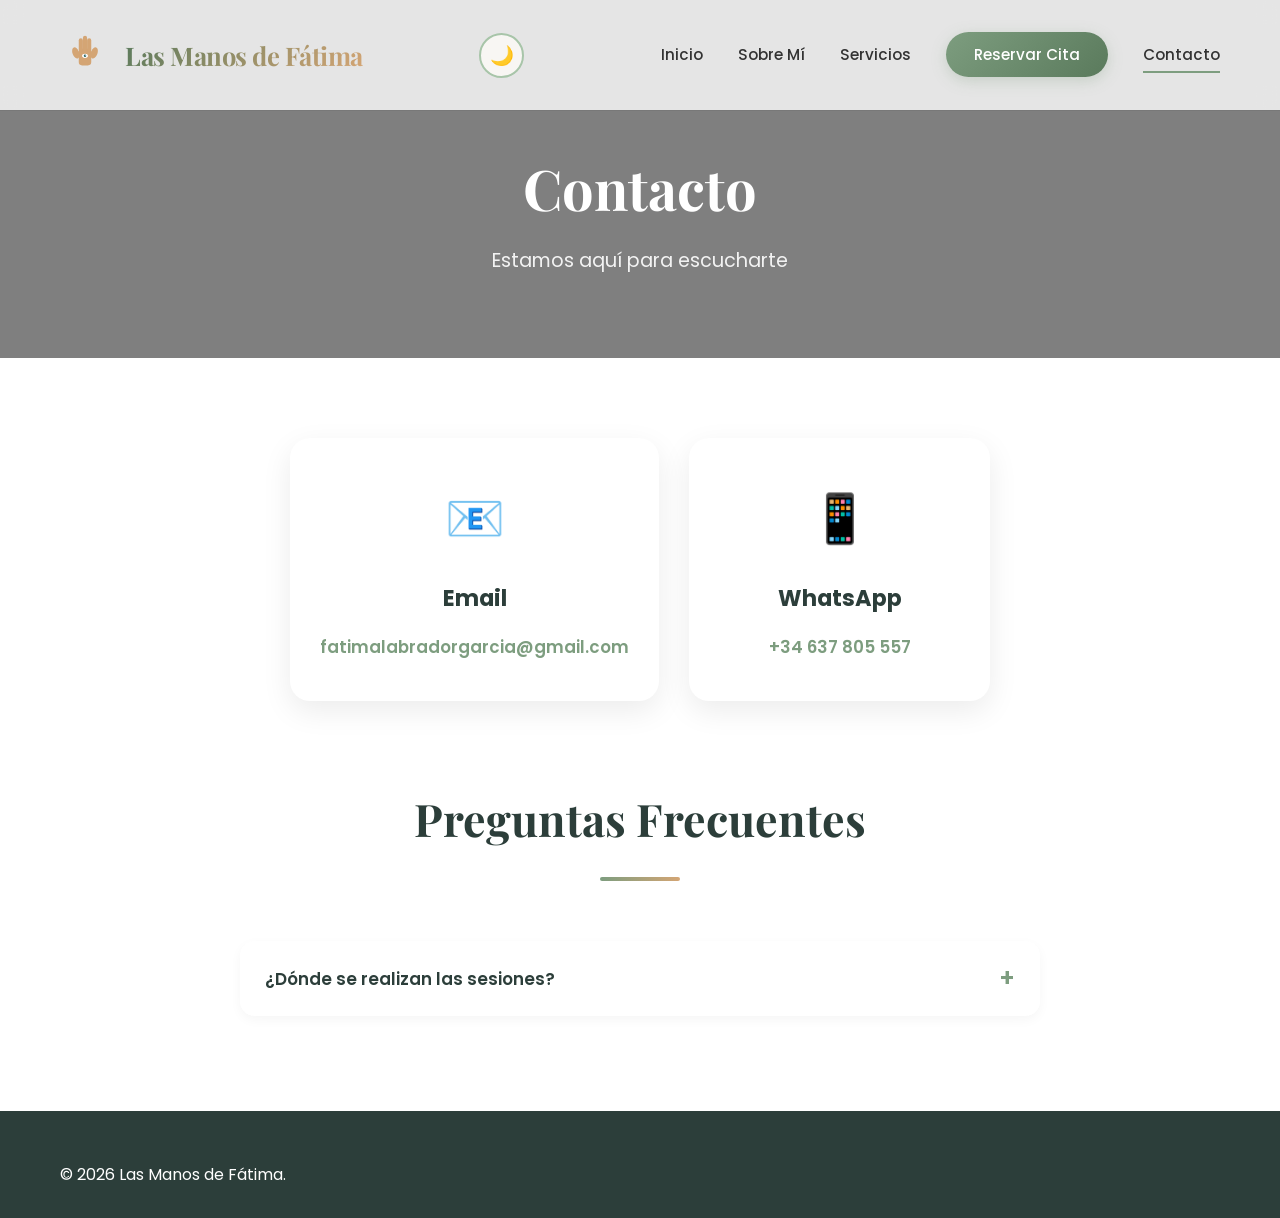
<file: contacto.html>
<!DOCTYPE html>
<html lang="es">
<head>
    <meta charset="UTF-8">
    <meta name="viewport" content="width=device-width, initial-scale=1.0">
    <title>Contacto | Las Manos de Fátima</title>
    <link rel="stylesheet" href="css/styles.css">
</head>
<body>
    <header id="header">
        <nav class="navbar">
            <div class="container">
                <a href="index.html" class="logo">
                    <svg class="logo-svg" width="60" height="60" viewBox="0 0 100 120" xmlns="http://www.w3.org/2000/svg">
                        <!-- Palma de la mano -->
                        <rect x="35" y="45" width="30" height="40" rx="8" fill="#d4a574"/>
                        <!-- Dedo pulgar izquierdo -->
                        <ellipse cx="28" cy="55" rx="8" ry="14" fill="#d4a574" transform="rotate(-20 28 55)"/>
                        <!-- Dedo índice -->
                        <rect x="35" y="20" width="10" height="32" rx="5" fill="#d4a574"/>
                        <!-- Dedo corazón (más largo) -->
                        <rect x="45" y="14" width="10" height="36" rx="5" fill="#d4a574"/>
                        <!-- Dedo anular -->
                        <rect x="55" y="20" width="10" height="32" rx="5" fill="#d4a574"/>
                        <!-- Dedo meñique -->
                        <ellipse cx="72" cy="55" rx="8" ry="14" fill="#d4a574" transform="rotate(20 72 55)"/>
                        <!-- Ojo en el centro -->
                        <ellipse cx="50" cy="62" rx="7" ry="5" fill="white"/>
                        <circle cx="50" cy="62" r="3" fill="#2d6a6a"/>
                        <circle cx="51" cy="61" r="1" fill="white"/>
                    </svg>
                    <div class="logo-text">
                        <h1>Las Manos de Fátima</h1>
                    </div>
                </a>
                <div class="theme-toggle-wrapper">
                    <button id="theme-toggle" class="theme-toggle" aria-label="Cambiar tema">
                        <span class="theme-icon">🌙</span>
                    </button>
                </div>
                <ul class="nav-menu">
                    <li><a href="index.html" class="nav-link">Inicio</a></li>
                    <li><a href="sobre-mi.html" class="nav-link">Sobre Mí</a></li>
                    <li><a href="servicios.html" class="nav-link">Servicios</a></li>
                    <li><a href="reservar.html" class="nav-link cta-link">Reservar Cita</a></li>
                    <li><a href="contacto.html" class="nav-link active">Contacto</a></li>
                </ul>
            </div>
        </nav>
    </header>

    <section class="page-header" style="background: linear-gradient(rgba(0,0,0,0.5), rgba(0,0,0,0.5)), url('https://images.unsplash.com/photo-1545205597-3d9d02c29597?w=1920') center/cover;">
        <div class="container">
            <h1>Contacto</h1>
            <p>Estamos aquí para escucharte</p>
        </div>
    </section>

    <section class="section">
        <div class="container">
            <div class="contact-grid-premium-two">
                <div class="contact-card-premium">
                    <div class="contact-icon">📧</div>
                    <h3>Email</h3>
                    <p><a href="mailto:fatimalabradorgarcia@gmail.com">fatimalabradorgarcia@gmail.com</a></p>
                </div>
                <div class="contact-card-premium">
                    <div class="contact-icon">📱</div>
                    <h3>WhatsApp</h3>
                    <p><a href="https://wa.me/34637805557" target="_blank">+34 637 805 557</a></p>
                </div>
            </div>
            
            <div class="faq-section" style="margin-top: 80px;">
                <div class="section-header">
                    <h2 class="section-title">Preguntas Frecuentes</h2>
                    <div class="title-underline"></div>
                </div>
                <div class="faq-container">
                    <div class="faq-item">
                        <button class="faq-question">
                            <span>¿Dónde se realizan las sesiones?</span>
                            <span class="faq-icon">+</span>
                        </button>
                        <div class="faq-answer">
                            <p>En mi consulta privada en Jerez de la Frontera.</p>
                        </div>
                    </div>
                    <!-- Add more FAQ items if needed -->
                </div>
            </div>
        </div>
    </section>

    <footer class="footer-premium">
        <div class="container">
            <p>&copy; 2026 Las Manos de Fátima.</p>
        </div>
    </footer>

    <script src="js/main.js"></script>
</body>
</html>
</file>
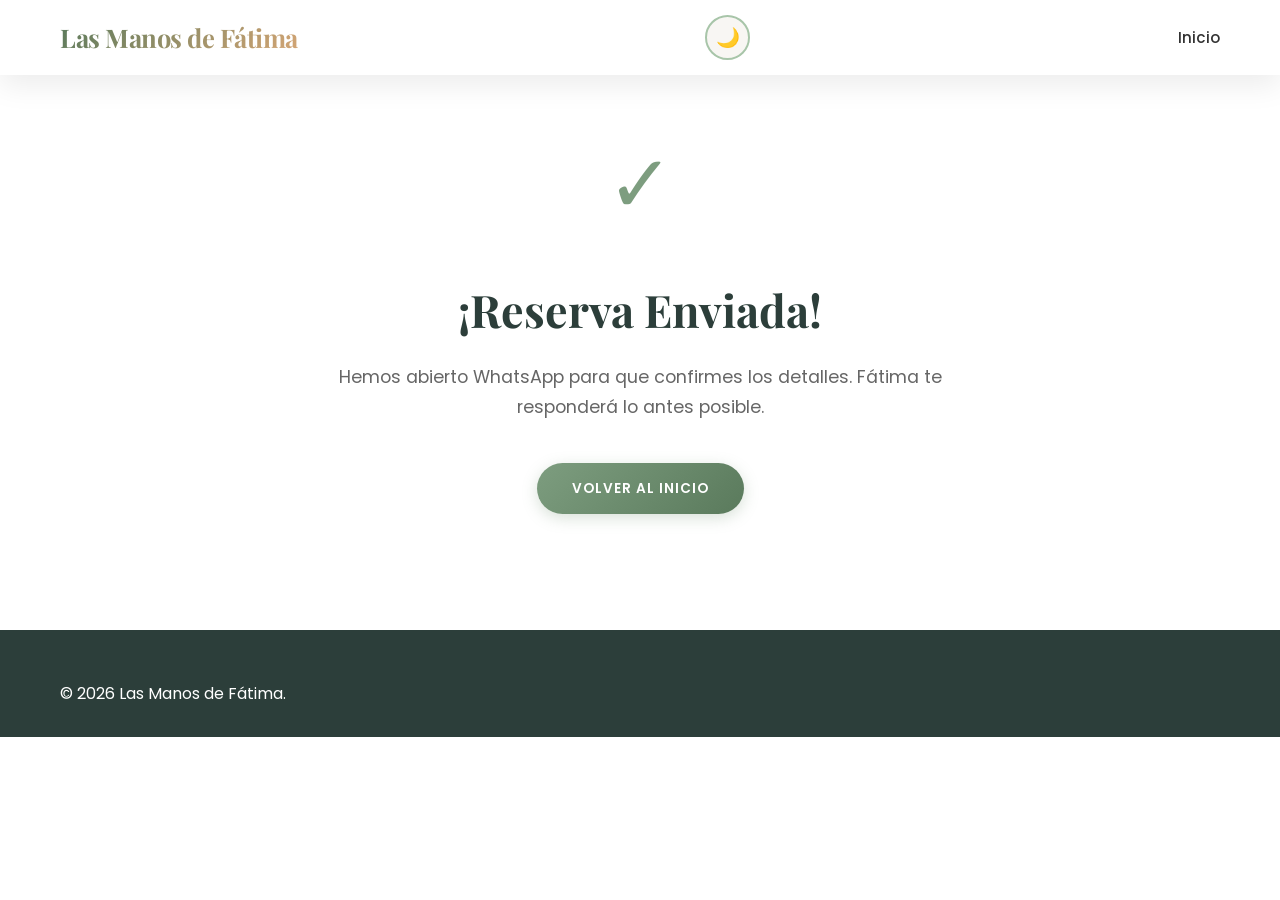
<file: gracias.html>
<!DOCTYPE html>
<html lang="es">
<head>
    <meta charset="UTF-8">
    <meta name="viewport" content="width=device-width, initial-scale=1.0">
    <title>¡Gracias! | Las Manos de Fátima</title>
    <link rel="stylesheet" href="css/styles.css">
    <style>
        .thanks-container {
            height: 70vh;
            display: flex;
            flex-direction: column;
            justify-content: center;
            align-items: center;
            text-align: center;
        }
        .success-checkmark {
            font-size: 5rem;
            color: var(--color-primary);
            margin-bottom: 20px;
            animation: scaleIn 0.5s ease-out;
        }
        @keyframes scaleIn {
            from { transform: scale(0); }
            to { transform: scale(1); }
        }
    </style>
</head>
<body>
    <header id="header">
        <nav class="navbar">
            <div class="container">
                <a href="index.html" class="logo">
                    <div class="logo-text">
                        <h1>Las Manos de Fátima</h1>
                    </div>
                </a>
                <div class="theme-toggle-wrapper">
                    <button id="theme-toggle" class="theme-toggle" aria-label="Cambiar tema">
                        <span class="theme-icon">🌙</span>
                    </button>
                </div>
                <ul class="nav-menu">
                    <li><a href="index.html" class="nav-link">Inicio</a></li>
                </ul>
            </div>
        </nav>
    </header>

    <div class="container thanks-container">
        <div class="success-checkmark">✓</div>
        <h1 class="section-title">¡Reserva Enviada!</h1>
        <p class="section-subtitle">Hemos abierto WhatsApp para que confirmes los detalles. Fátima te responderá lo antes posible.</p>
        <div style="margin-top: 40px;">
            <a href="index.html" class="btn btn-primary">Volver al Inicio</a>
        </div>
    </div>

    <footer class="footer-premium">
        <div class="container">
            <p>&copy; 2026 Las Manos de Fátima.</p>
        </div>
    </footer>
</body>
</html>
</file>
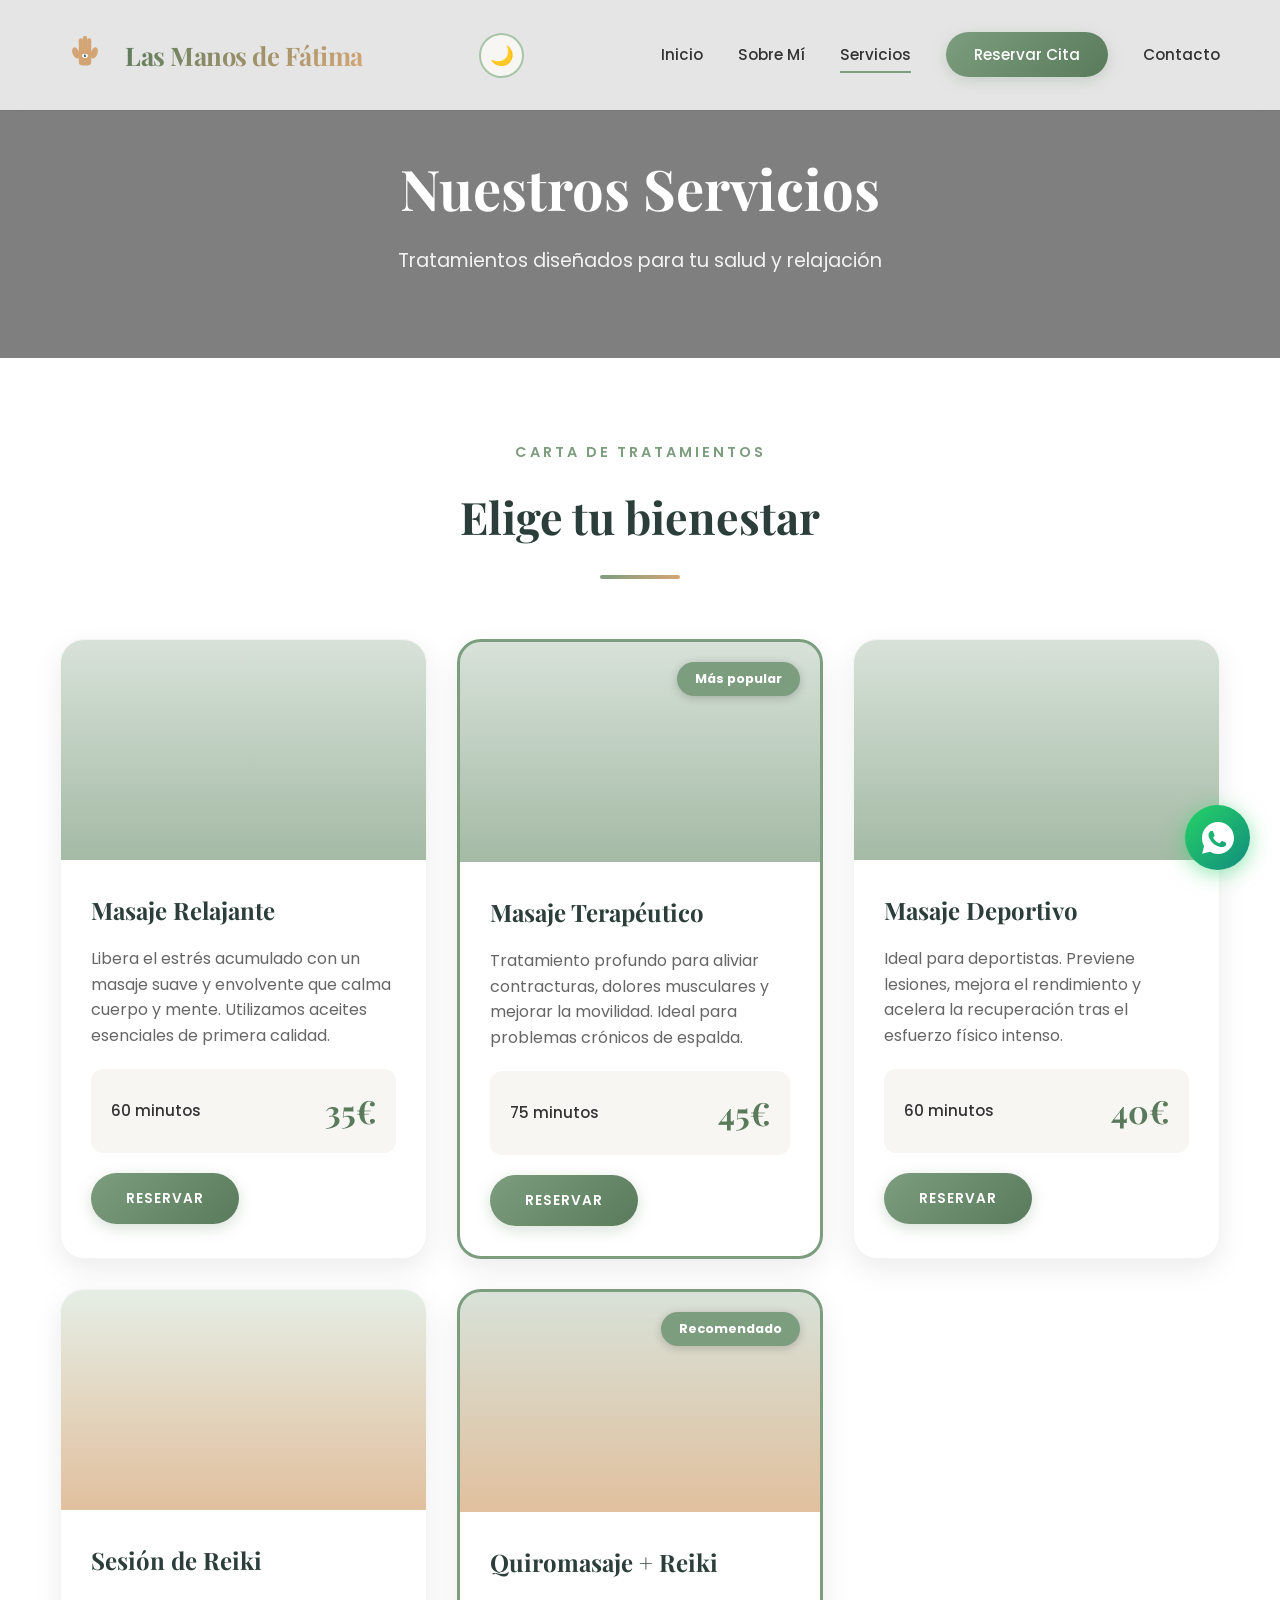
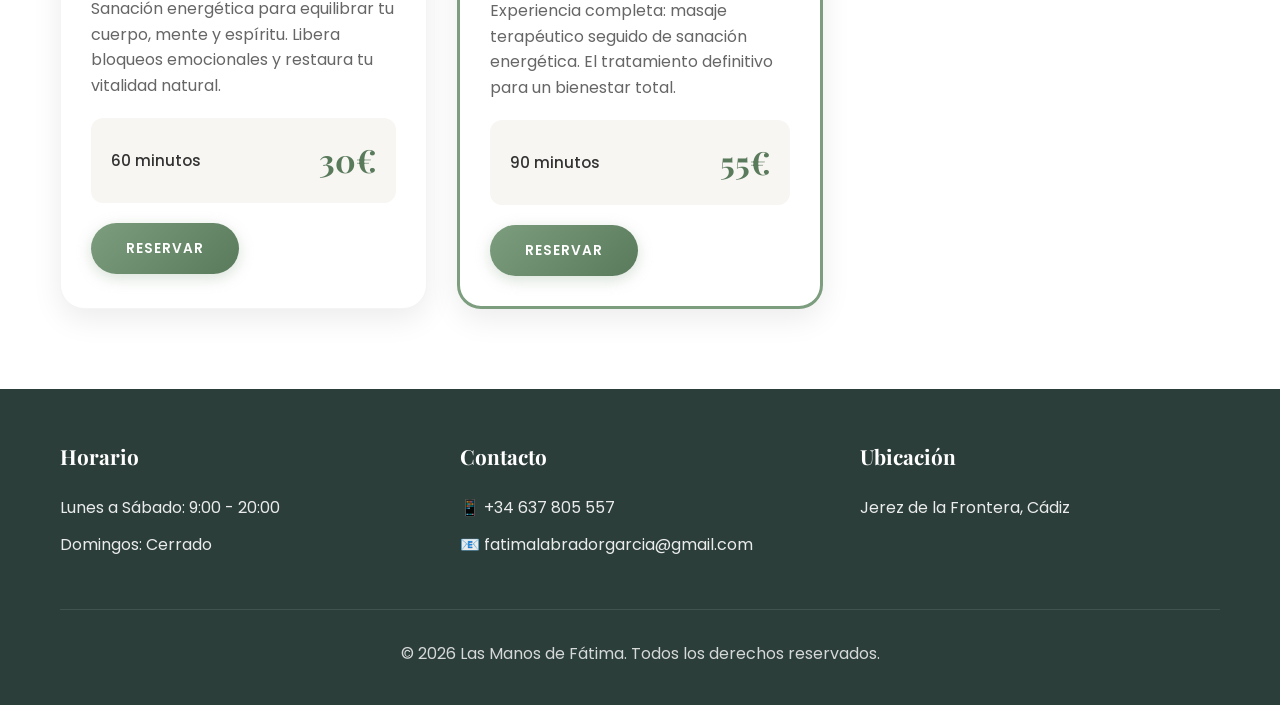
<file: servicios.html>
<!DOCTYPE html>
<html lang="es">

<head>
    <meta charset="UTF-8">
    <meta name="viewport" content="width=device-width, initial-scale=1.0">
    <meta name="description"
        content="Nuestros servicios de Quiromasaje y Reiki en Jerez. Elige entre masajes relajantes, terapéuticos, deportivos y sesiones de Reiki.">
    <title>Servicios | Las Manos de Fátima</title>
    <link rel="stylesheet" href="css/styles.css">
</head>

<body>
    <!-- NAVEGACIÓN PREMIUM -->
    <header id="header">
        <nav class="navbar">
            <div class="container">
                <a href="index.html" class="logo">
                    <svg class="logo-svg" width="60" height="60" viewBox="0 0 100 120" xmlns="http://www.w3.org/2000/svg">
                        <!-- Palma de la mano -->
                        <rect x="35" y="45" width="30" height="40" rx="8" fill="#d4a574"/>
                        <!-- Dedo pulgar izquierdo -->
                        <ellipse cx="28" cy="55" rx="8" ry="14" fill="#d4a574" transform="rotate(-20 28 55)"/>
                        <!-- Dedo índice -->
                        <rect x="35" y="20" width="10" height="32" rx="5" fill="#d4a574"/>
                        <!-- Dedo corazón (más largo) -->
                        <rect x="45" y="14" width="10" height="36" rx="5" fill="#d4a574"/>
                        <!-- Dedo anular -->
                        <rect x="55" y="20" width="10" height="32" rx="5" fill="#d4a574"/>
                        <!-- Dedo meñique -->
                        <ellipse cx="72" cy="55" rx="8" ry="14" fill="#d4a574" transform="rotate(20 72 55)"/>
                        <!-- Ojo en el centro -->
                        <ellipse cx="50" cy="62" rx="7" ry="5" fill="white"/>
                        <circle cx="50" cy="62" r="3" fill="#2d6a6a"/>
                        <circle cx="51" cy="61" r="1" fill="white"/>
                    </svg>
                    <div class="logo-text">
                        <h1>Las Manos de Fátima</h1>
                    </div>
                </a>
                <div class="theme-toggle-wrapper">
                    <button id="theme-toggle" class="theme-toggle" aria-label="Cambiar tema">
                        <span class="theme-icon">🌙</span>
                    </button>
                </div>
                <button class="menu-toggle" aria-label="Abrir menú">
                    <span></span>
                    <span></span>
                    <span></span>
                </button>
                <ul class="nav-menu">
                    <li><a href="index.html" class="nav-link">Inicio</a></li>
                    <li><a href="sobre-mi.html" class="nav-link">Sobre Mí</a></li>
                    <li><a href="servicios.html" class="nav-link active">Servicios</a></li>
                    <li><a href="reservar.html" class="nav-link cta-link">Reservar Cita</a></li>
                    <li><a href="contacto.html" class="nav-link">Contacto</a></li>
                </ul>
            </div>
        </nav>
    </header>

    <!-- HEADER DE PÁGINA -->
    <section class="page-header"
        style="background: linear-gradient(rgba(0,0,0,0.5), rgba(0,0,0,0.5)), url('https://images.unsplash.com/photo-1544161515-4ab6ce6db874?w=1920') center/cover;">
        <div class="container">
            <h1>Nuestros Servicios</h1>
            <p>Tratamientos diseñados para tu salud y relajación</p>
        </div>
    </section>

    <!-- SERVICIOS DETALLADOS -->
    <section id="servicios" class="section">
        <div class="container">
            <div class="section-header">
                <span class="section-label">Carta de Tratamientos</span>
                <h2 class="section-title">Elige tu bienestar</h2>
                <div class="title-underline"></div>
            </div>
            <div class="services-grid">
                <!-- Masaje Relajante -->
                <div class="service-card-premium">
                    <div class="service-image"
                        style="background: linear-gradient(rgba(125, 157, 127, 0.3), rgba(125, 157, 127, 0.7)), url('https://images.unsplash.com/photo-1544161515-4ab6ce6db874?w=600') center/cover;">
                    </div>
                    <div class="service-content">
                        <h3>Masaje Relajante</h3>
                        <p>Libera el estrés acumulado con un masaje suave y envolvente que calma cuerpo y mente.
                            Utilizamos aceites esenciales de primera calidad.</p>
                        <div class="service-details">
                            <span class="service-duration">60 minutos</span>
                            <span class="service-price">35€</span>
                        </div>
                        <a href="reservar.html?servicio=relax" class="btn btn-primary">Reservar</a>
                    </div>
                </div>

                <!-- Masaje Terapéutico -->
                <div class="service-card-premium featured">
                    <div class="badge-premium">Más popular</div>
                    <div class="service-image"
                        style="background: linear-gradient(rgba(125, 157, 127, 0.3), rgba(125, 157, 127, 0.7)), url('https://images.unsplash.com/photo-1600334129128-685c5582fd35?w=600') center/cover;">
                    </div>
                    <div class="service-content">
                        <h3>Masaje Terapéutico</h3>
                        <p>Tratamiento profundo para aliviar contracturas, dolores musculares y mejorar la movilidad.
                            Ideal para problemas crónicos de espalda.</p>
                        <div class="service-details">
                            <span class="service-duration">75 minutos</span>
                            <span class="service-price">45€</span>
                        </div>
                        <a href="reservar.html?servicio=terapeutico" class="btn btn-primary">Reservar</a>
                    </div>
                </div>

                <!-- Masaje Deportivo -->
                <div class="service-card-premium">
                    <div class="service-image"
                        style="background: linear-gradient(rgba(125, 157, 127, 0.3), rgba(125, 157, 127, 0.7)), url('https://images.unsplash.com/photo-1540555700478-4be289fbecef?w=600') center/cover;">
                    </div>
                    <div class="service-content">
                        <h3>Masaje Deportivo</h3>
                        <p>Ideal para deportistas. Previene lesiones, mejora el rendimiento y acelera la recuperación
                            tras el esfuerzo físico intenso.</p>
                        <div class="service-details">
                            <span class="service-duration">60 minutos</span>
                            <span class="service-price">40€</span>
                        </div>
                        <a href="reservar.html?servicio=deportivo" class="btn btn-primary">Reservar</a>
                    </div>
                </div>

                <!-- Reiki -->
                <div class="service-card-premium">
                    <div class="service-image"
                        style="background: linear-gradient(rgba(168, 197, 169, 0.3), rgba(212, 165, 116, 0.7)), url('https://images.unsplash.com/photo-1506126613408-eca07ce68773?w=600') center/cover;">
                    </div>
                    <div class="service-content">
                        <h3>Sesión de Reiki</h3>
                        <p>Sanación energética para equilibrar tu cuerpo, mente y espíritu. Libera bloqueos emocionales
                            y restaura tu vitalidad natural.</p>
                        <div class="service-details">
                            <span class="service-duration">60 minutos</span>
                            <span class="service-price">30€</span>
                        </div>
                        <a href="reservar.html?servicio=reiki" class="btn btn-primary">Reservar</a>
                    </div>
                </div>

                <!-- Combinado -->
                <div class="service-card-premium featured">
                    <div class="badge-premium">Recomendado</div>
                    <div class="service-image"
                        style="background: linear-gradient(rgba(125, 157, 127, 0.3), rgba(212, 165, 116, 0.7)), url('https://images.unsplash.com/photo-1600334129128-685c5582fd35?w=600') center/cover;">
                    </div>
                    <div class="service-content">
                        <h3>Quiromasaje + Reiki</h3>
                        <p>Experiencia completa: masaje terapéutico seguido de sanación energética. El tratamiento
                            definitivo para un bienestar total.</p>
                        <div class="service-details">
                            <span class="service-duration">90 minutos</span>
                            <span class="service-price">55€</span>
                        </div>
                        <a href="reservar.html?servicio=combinado" class="btn btn-primary">Reservar</a>
                    </div>
                </div>
            </div>
        </div>
    </section>

    <!-- FOOTER -->
    <footer class="footer-premium">
        <div class="container">
            <div class="footer-content">
                <div class="footer-section">
                    <h4>Horario</h4>
                    <p>Lunes a Sábado: 9:00 - 20:00</p>
                    <p>Domingos: Cerrado</p>
                </div>
                <div class="footer-section">
                    <h4>Contacto</h4>
                    <p>📱 +34 637 805 557</p>
                    <p>📧 fatimalabradorgarcia@gmail.com</p>
                </div>
                <div class="footer-section">
                    <h4>Ubicación</h4>
                    <p>Jerez de la Frontera, Cádiz</p>
                </div>
            </div>
            <div class="footer-bottom">
                <p>&copy; 2026 Las Manos de Fátima. Todos los derechos reservados.</p>
            </div>
        </div>
    </footer>

    <!-- BOTÓN WHATSAPP -->
    <a href="https://wa.me/34644907090" class="whatsapp-float" target="_blank">
        <svg viewBox="0 0 32 32" class="whatsapp-icon">
            <path fill="currentColor"
                d="M16 0C7.164 0 0 7.164 0 16c0 2.826.736 5.587 2.146 8.019L.058 31.738l7.983-2.03A15.943 15.943 0 0016 32c8.836 0 16-7.164 16-16S24.836 0 16 0zm8.087 22.912c-.36 1.01-2.114 1.95-2.912 2.03-.798.08-1.532.362-5.168-.808-4.512-1.453-7.438-5.938-7.664-6.212-.224-.274-1.823-2.424-1.823-4.624s1.154-3.282 1.562-3.732c.408-.45.89-.562 1.187-.562.297 0 .594.005.855.016.274.011.64-.104.999.76.36.866 1.227 2.992 1.334 3.21.108.218.18.473.036.748-.144.274-.216.446-.43.687-.215.24-.452.536-.646.72-.215.203-.438.423-.188.83.25.407 1.114 1.837 2.392 2.977 1.644 1.467 3.029 1.923 3.463 2.141.434.218.687.183.94-.11.253-.293 1.083-1.262 1.37-1.697.288-.434.576-.362.972-.218.396.144 2.51 1.183 2.94 1.4.43.216.718.324.822.504.104.18.104 1.045-.256 2.055z" />
        </svg>
    </a>

    <script src="js/main.js"></script>
</body>

</html>
</file>
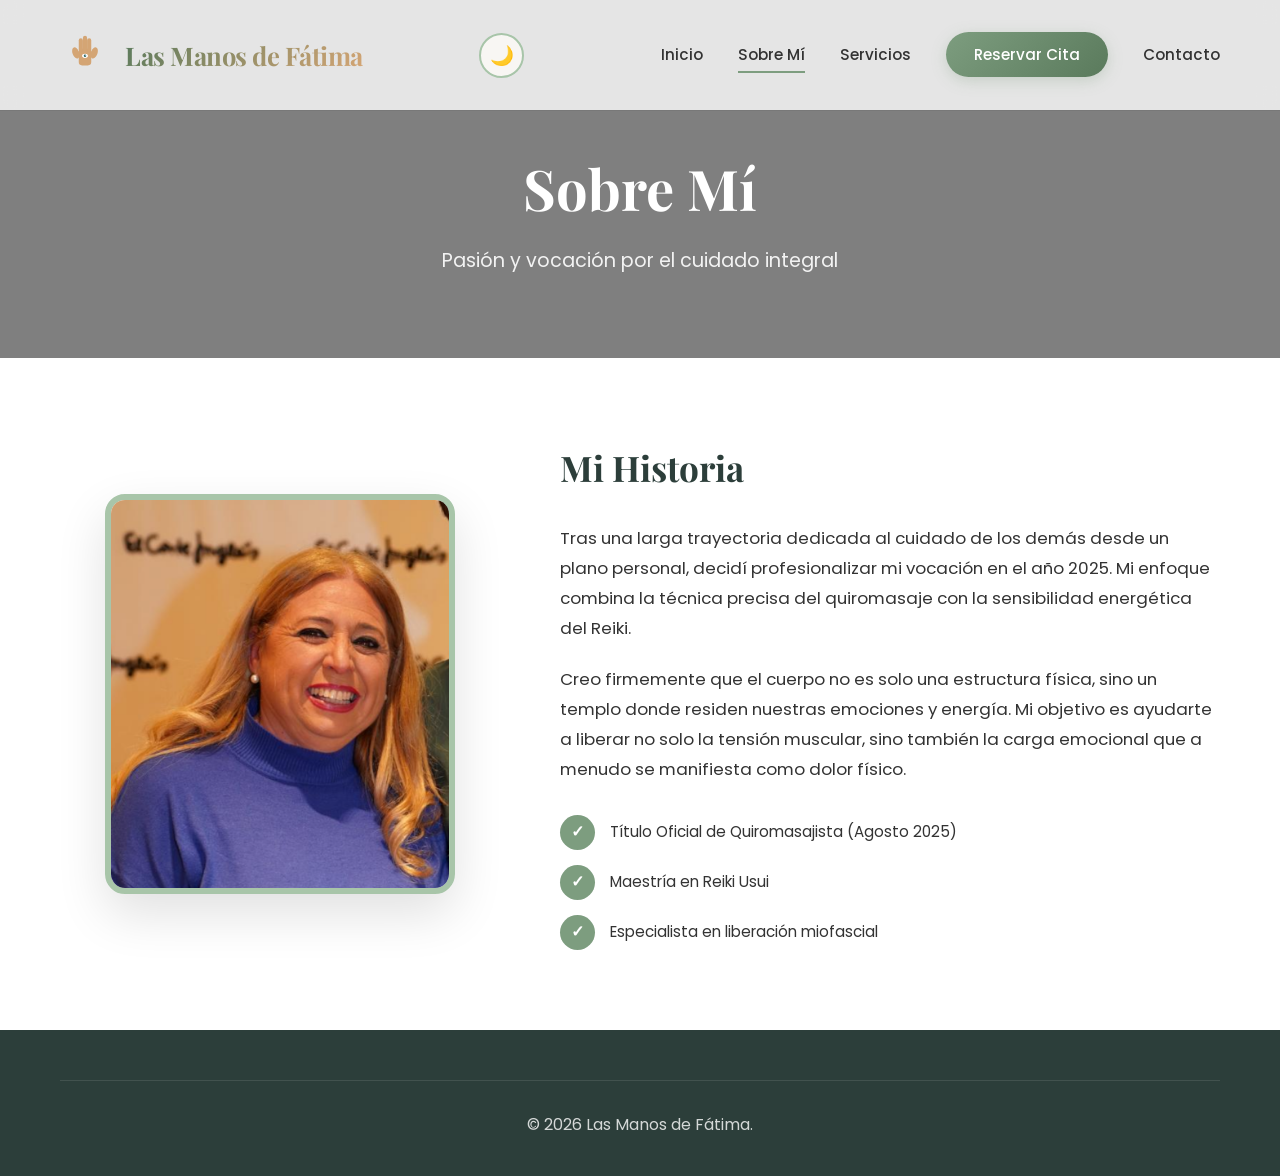
<file: sobre-mi.html>
<!DOCTYPE html>
<html lang="es">

<head>
    <meta charset="UTF-8">
    <meta name="viewport" content="width=device-width, initial-scale=1.0">
    <meta name="description"
        content="Conoce a Fátima, quiromasajista profesional y terapeuta Reiki en Jerez. Mi trayectoria, formación y filosofía de bienestar.">
    <title>Sobre Mí | Las Manos de Fátima</title>
    <link rel="stylesheet" href="css/styles.css">
</head>

<body>
    <header id="header">
        <nav class="navbar">
            <div class="container">
                <a href="index.html" class="logo">
                    <svg class="logo-svg" width="60" height="60" viewBox="0 0 100 120" xmlns="http://www.w3.org/2000/svg">
                        <!-- Palma de la mano -->
                        <rect x="35" y="45" width="30" height="40" rx="8" fill="#d4a574"/>
                        <!-- Dedo pulgar izquierdo -->
                        <ellipse cx="28" cy="55" rx="8" ry="14" fill="#d4a574" transform="rotate(-20 28 55)"/>
                        <!-- Dedo índice -->
                        <rect x="35" y="20" width="10" height="32" rx="5" fill="#d4a574"/>
                        <!-- Dedo corazón (más largo) -->
                        <rect x="45" y="14" width="10" height="36" rx="5" fill="#d4a574"/>
                        <!-- Dedo anular -->
                        <rect x="55" y="20" width="10" height="32" rx="5" fill="#d4a574"/>
                        <!-- Dedo meñique -->
                        <ellipse cx="72" cy="55" rx="8" ry="14" fill="#d4a574" transform="rotate(20 72 55)"/>
                        <!-- Ojo en el centro -->
                        <ellipse cx="50" cy="62" rx="7" ry="5" fill="white"/>
                        <circle cx="50" cy="62" r="3" fill="#2d6a6a"/>
                        <circle cx="51" cy="61" r="1" fill="white"/>
                    </svg>
                    <div class="logo-text">
                        <h1>Las Manos de Fátima</h1>
                    </div>
                </a>
                <div class="theme-toggle-wrapper">
                    <button id="theme-toggle" class="theme-toggle" aria-label="Cambiar tema">
                        <span class="theme-icon">🌙</span>
                    </button>
                </div>
                <button class="menu-toggle" aria-label="Abrir menú">
                    <span></span><span></span><span></span>
                </button>
                <ul class="nav-menu">
                    <li><a href="index.html" class="nav-link">Inicio</a></li>
                    <li><a href="sobre-mi.html" class="nav-link active">Sobre Mí</a></li>
                    <li><a href="servicios.html" class="nav-link">Servicios</a></li>
                    <li><a href="reservar.html" class="nav-link cta-link">Reservar Cita</a></li>
                    <li><a href="contacto.html" class="nav-link">Contacto</a></li>
                </ul>
            </div>
        </nav>
    </header>

    <section class="page-header"
        style="background: linear-gradient(rgba(0,0,0,0.5), rgba(0,0,0,0.5)), url('https://images.unsplash.com/photo-1600334129128-685c5582fd35?w=1920') center/cover;">
        <div class="container">
            <h1>Sobre Mí</h1>
            <p>Pasión y vocación por el cuidado integral</p>
        </div>
    </section>

    <section class="section">
        <div class="container">
            <div class="about-content">
                <div class="about-image">
                    <div class="image-container-professional">
                        <img src="images/foto-fatima.png" alt="Fátima" class="profile-photo">
                    </div>
                </div>
                <div class="about-text">
                    <h2 class="section-title">Mi Historia</h2>
                    <p>Tras una larga trayectoria dedicada al cuidado de los demás desde un plano personal, decidí
                        profesionalizar mi vocación en el año 2025. Mi enfoque combina la técnica precisa del
                        quiromasaje con la sensibilidad energética del Reiki.</p>
                    <p>Creo firmemente que el cuerpo no es solo una estructura física, sino un templo donde residen
                        nuestras emociones y energía. Mi objetivo es ayudarte a liberar no solo la tensión muscular,
                        sino también la carga emocional que a menudo se manifiesta como dolor físico.</p>
                    <div class="credentials">
                        <div class="credential-item">
                            <span class="credential-icon">✓</span>
                            <span>Título Oficial de Quiromasajista (Agosto 2025)</span>
                        </div>
                        <div class="credential-item">
                            <span class="credential-icon">✓</span>
                            <span>Maestría en Reiki Usui</span>
                        </div>
                        <div class="credential-item">
                            <span class="credential-icon">✓</span>
                            <span>Especialista en liberación miofascial</span>
                        </div>
                    </div>
                </div>
            </div>
        </div>
    </section>

    <footer class="footer-premium">
        <!-- Footer content same as index -->
        <div class="container">
            <div class="footer-bottom">
                <p>&copy; 2026 Las Manos de Fátima.</p>
            </div>
        </div>
    </footer>

    <script src="js/main.js"></script>
</body>

</html>
</file>
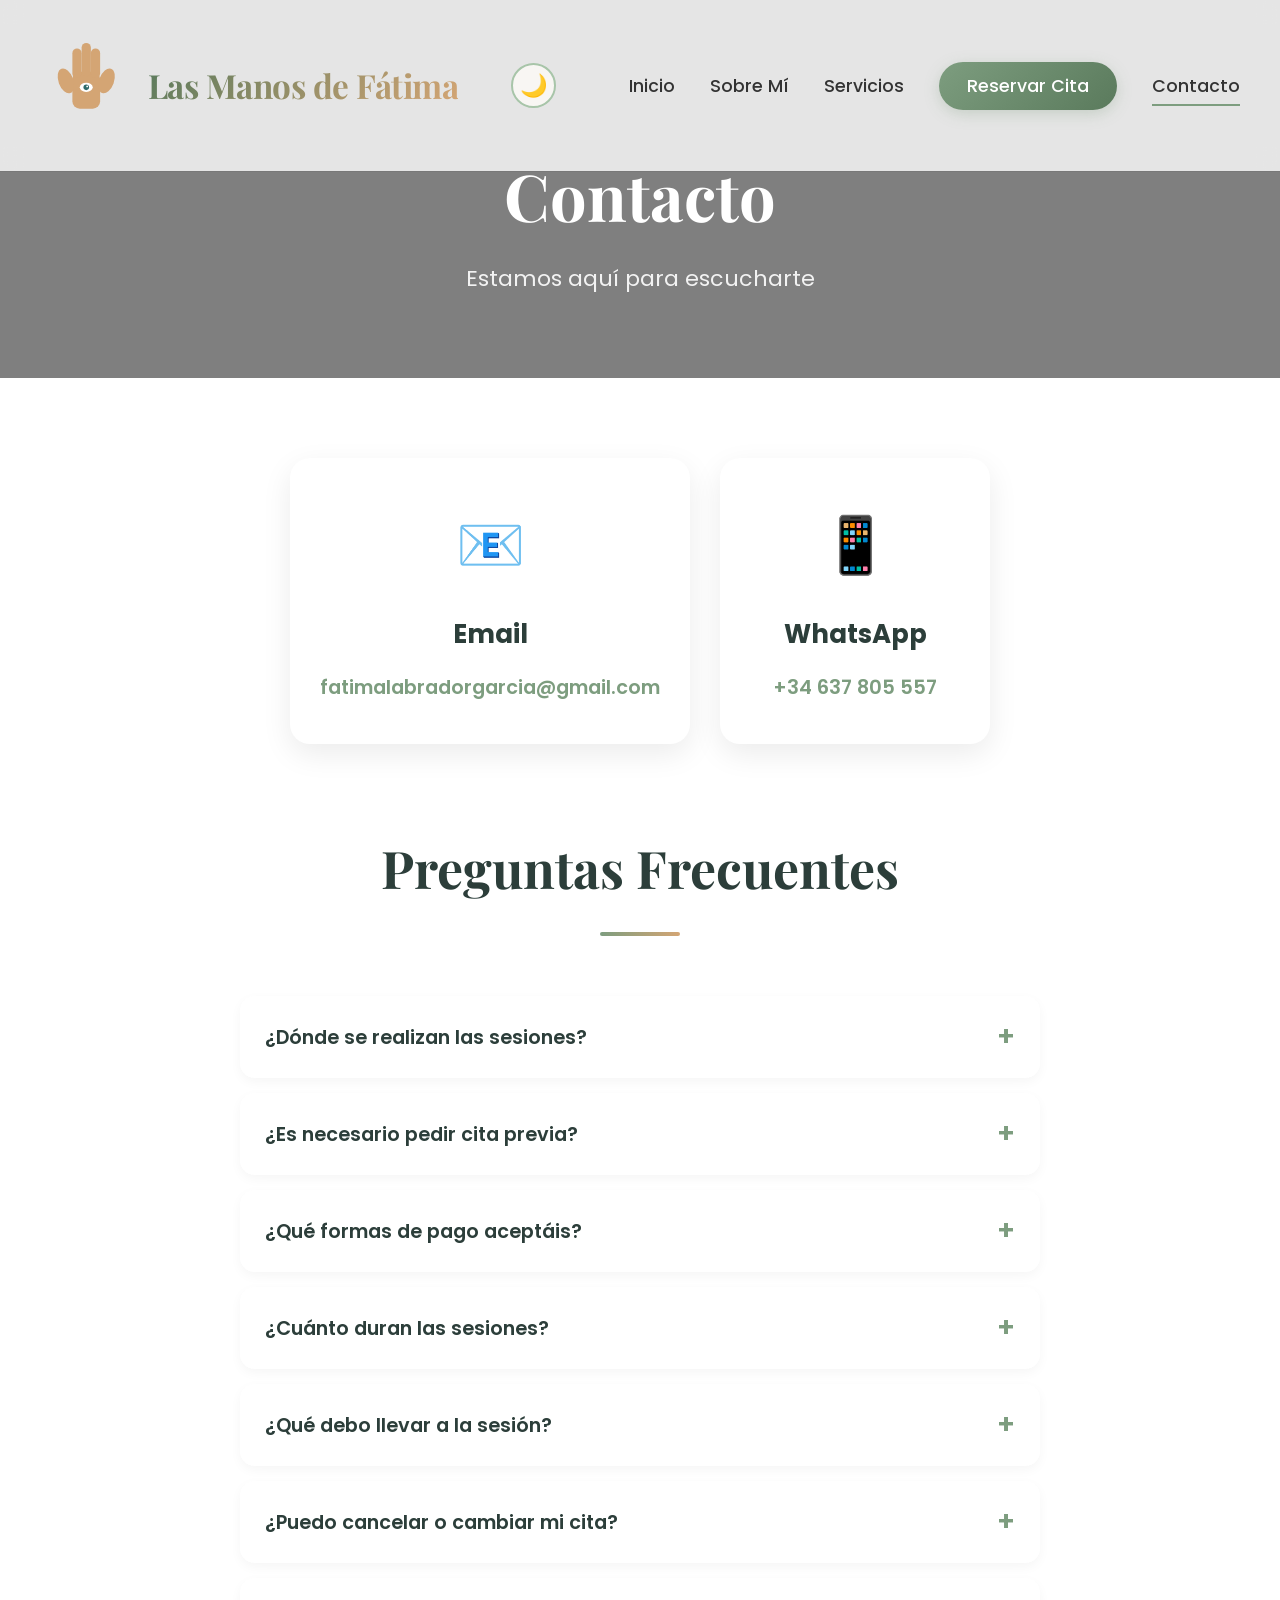
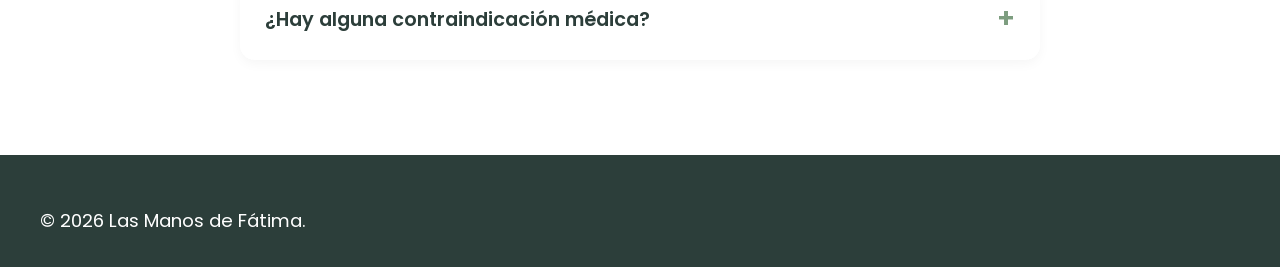
<file: Paguina web Quiromasaje - copia/contacto.html>
<!DOCTYPE html>
<!-- Versión con FAQ ampliado -->
<html lang="es">
<head>
    <meta charset="UTF-8">
    <meta name="viewport" content="width=device-width, initial-scale=1.0">
    <title>Contacto | Las Manos de Fátima</title>
    <link rel="icon" type="image/svg+xml" href="images/favicon.svg">
    <link rel="stylesheet" href="css/styles.css">
</head>
<body>
    <header id="header">
        <nav class="navbar">
            <div class="container">
                <a href="index.html" class="logo">
                    <svg class="logo-svg" width="60" height="60" viewBox="0 0 100 120" xmlns="http://www.w3.org/2000/svg">
                        <!-- Palma de la mano -->
                        <rect x="35" y="45" width="30" height="40" rx="8" fill="#d4a574"/>
                        <!-- Dedo pulgar izquierdo -->
                        <ellipse cx="28" cy="55" rx="8" ry="14" fill="#d4a574" transform="rotate(-20 28 55)"/>
                        <!-- Dedo índice -->
                        <rect x="35" y="20" width="10" height="32" rx="5" fill="#d4a574"/>
                        <!-- Dedo corazón (más largo) -->
                        <rect x="45" y="14" width="10" height="36" rx="5" fill="#d4a574"/>
                        <!-- Dedo anular -->
                        <rect x="55" y="20" width="10" height="32" rx="5" fill="#d4a574"/>
                        <!-- Dedo meñique -->
                        <ellipse cx="72" cy="55" rx="8" ry="14" fill="#d4a574" transform="rotate(20 72 55)"/>
                        <!-- Ojo en el centro -->
                        <ellipse cx="50" cy="62" rx="7" ry="5" fill="white"/>
                        <circle cx="50" cy="62" r="3" fill="#2d6a6a"/>
                        <circle cx="51" cy="61" r="1" fill="white"/>
                    </svg>
                    <div class="logo-text">
                        <h1>Las Manos de Fátima</h1>
                    </div>
                </a>
                <div class="theme-toggle-wrapper">
                    <button id="theme-toggle" class="theme-toggle" aria-label="Cambiar tema">
                        <span class="theme-icon">🌙</span>
                    </button>
                </div>
                <ul class="nav-menu">
                    <li><a href="index.html" class="nav-link">Inicio</a></li>
                    <li><a href="sobre-mi.html" class="nav-link">Sobre Mí</a></li>
                    <li><a href="servicios.html" class="nav-link">Servicios</a></li>
                    <li><a href="reservar.html" class="nav-link cta-link">Reservar Cita</a></li>
                    <li><a href="contacto.html" class="nav-link active">Contacto</a></li>
                </ul>
            </div>
        </nav>
    </header>

    <section class="page-header" style="background: linear-gradient(rgba(0,0,0,0.5), rgba(0,0,0,0.5)), url('https://images.unsplash.com/photo-1545205597-3d9d02c29597?w=1920') center/cover;">
        <div class="container">
            <h1>Contacto</h1>
            <p>Estamos aquí para escucharte</p>
        </div>
    </section>

    <section class="section">
        <div class="container">
            <div class="contact-grid-premium-two">
                <div class="contact-card-premium">
                    <div class="contact-icon">📧</div>
                    <h3>Email</h3>
                    <p><a href="mailto:fatimalabradorgarcia@gmail.com">fatimalabradorgarcia@gmail.com</a></p>
                </div>
                <div class="contact-card-premium">
                    <div class="contact-icon">📱</div>
                    <h3>WhatsApp</h3>
                    <p><a href="https://wa.me/34637805557" target="_blank">+34 637 805 557</a></p>
                </div>
            </div>
            
            <div class="faq-section" style="margin-top: 80px;">
                <div class="section-header">
                    <h2 class="section-title">Preguntas Frecuentes</h2>
                    <div class="title-underline"></div>
                </div>
                <div class="faq-container">
                    <div class="faq-item">
                        <button class="faq-question">
                            <span>¿Dónde se realizan las sesiones?</span>
                            <span class="faq-icon">+</span>
                        </button>
                        <div class="faq-answer">
                            <p>En mi consulta privada en Jerez de la Frontera.</p>
                        </div>
                    </div>
                    <div class="faq-item">
                        <button class="faq-question">
                            <span>¿Es necesario pedir cita previa?</span>
                            <span class="faq-icon">+</span>
                        </button>
                        <div class="faq-answer">
                            <p>Sí, todas las sesiones se realizan bajo cita previa para garantizar la mejor atención. Puedes reservar directamente a través de nuestra web o por WhatsApp.</p>
                        </div>
                    </div>
                    <div class="faq-item">
                        <button class="faq-question">
                            <span>¿Qué formas de pago aceptáis?</span>
                            <span class="faq-icon">+</span>
                        </button>
                        <div class="faq-answer">
                            <p>Aceptamos pagos en efectivo y Bizum.</p>
                        </div>
                    </div>
                    <div class="faq-item">
                        <button class="faq-question">
                            <span>¿Cuánto duran las sesiones?</span>
                            <span class="faq-icon">+</span>
                        </button>
                        <div class="faq-answer">
                            <p>La duración depende del tratamiento elegido: desde los 30 minutos del Masaje Express hasta los 90 minutos de nuestro Pack Combinado (Quiromasaje + Reiki).</p>
                        </div>
                    </div>
                    <div class="faq-item">
                        <button class="faq-question">
                            <span>¿Qué debo llevar a la sesión?</span>
                            <span class="faq-icon">+</span>
                        </button>
                        <div class="faq-answer">
                            <p>No necesitas traer nada especial. Proporcionamos toallas limpias, sábanas desechables y aceites esenciales de primera calidad para que tu única preocupación sea relajarte.</p>
                        </div>
                    </div>
                    <div class="faq-item">
                        <button class="faq-question">
                            <span>¿Puedo cancelar o cambiar mi cita?</span>
                            <span class="faq-icon">+</span>
                        </button>
                        <div class="faq-answer">
                            <p>Sí, entendemos que pueden surgir imprevistos. Te agradecemos que nos avises con al menos 24 horas de antelación para que podamos asignar ese espacio a otra persona.</p>
                        </div>
                    </div>
                    <div class="faq-item">
                        <button class="faq-question">
                            <span>¿Hay alguna contraindicación médica?</span>
                            <span class="faq-icon">+</span>
                        </button>
                        <div class="faq-answer">
                            <p>Si tienes alguna condición médica específica, embarazo, cirugía reciente o alergias, por favor infórmanos al realizar la reserva para que podamos adaptar el tratamiento a tus necesidades de forma segura.</p>
                        </div>
                    </div>
                </div>
            </div>
        </div>
    </section>

    <footer class="footer-premium">
        <div class="container">
            <p>&copy; 2026 Las Manos de Fátima.</p>
        </div>
    </footer>

    <script src="js/main.js"></script>
</body>
</html>
</file>
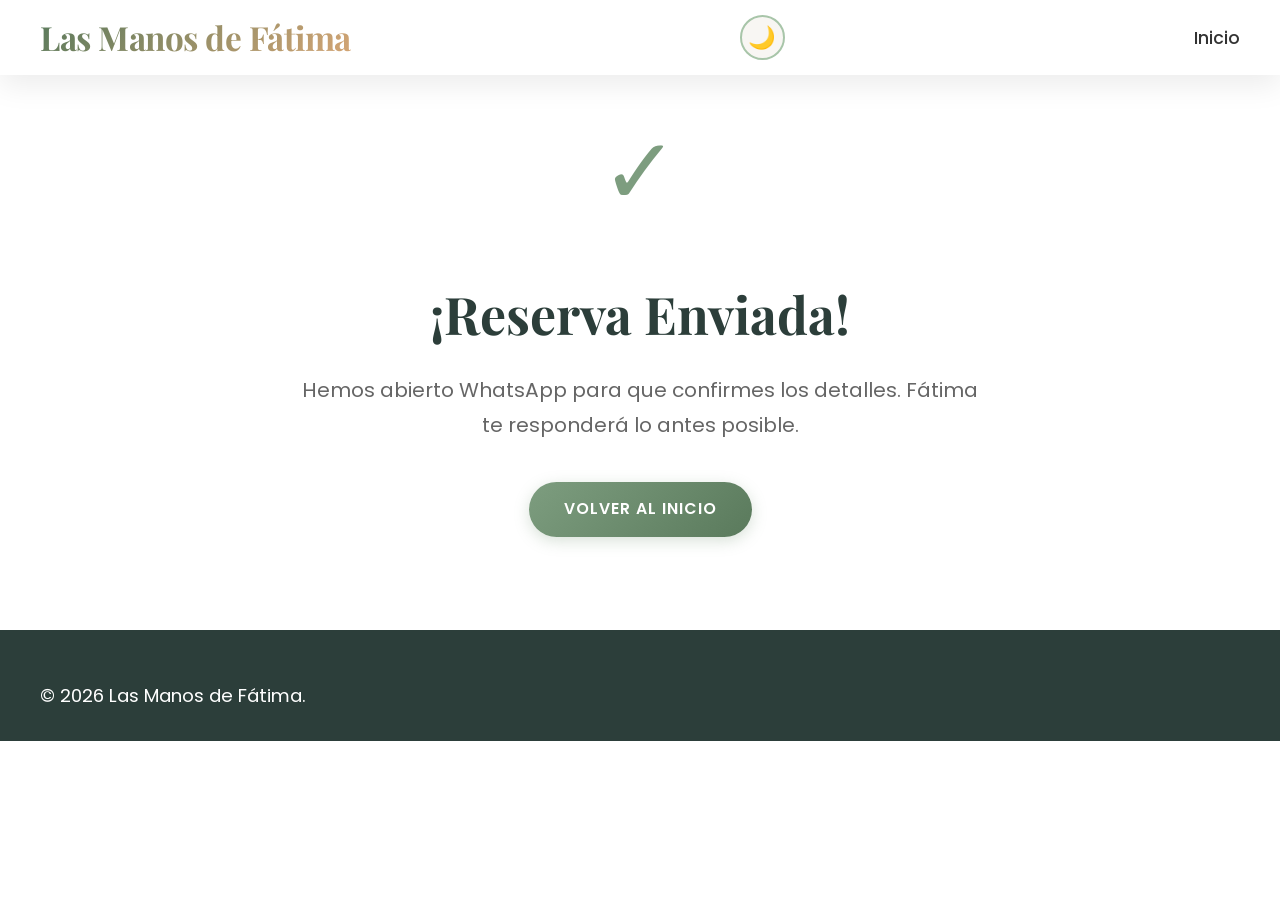
<file: Paguina web Quiromasaje - copia/gracias.html>
<!DOCTYPE html>
<html lang="es">
<head>
    <meta charset="UTF-8">
    <meta name="viewport" content="width=device-width, initial-scale=1.0">
    <title>¡Gracias! | Las Manos de Fátima</title>
    <link rel="icon" type="image/svg+xml" href="images/favicon.svg">
    <link rel="stylesheet" href="css/styles.css">
    <style>
        .thanks-container {
            height: 70vh;
            display: flex;
            flex-direction: column;
            justify-content: center;
            align-items: center;
            text-align: center;
        }
        .success-checkmark {
            font-size: 5rem;
            color: var(--color-primary);
            margin-bottom: 20px;
            animation: scaleIn 0.5s ease-out;
        }
        @keyframes scaleIn {
            from { transform: scale(0); }
            to { transform: scale(1); }
        }
    </style>
</head>
<body>
    <header id="header">
        <nav class="navbar">
            <div class="container">
                <a href="index.html" class="logo">
                    <div class="logo-text">
                        <h1>Las Manos de Fátima</h1>
                    </div>
                </a>
                <div class="theme-toggle-wrapper">
                    <button id="theme-toggle" class="theme-toggle" aria-label="Cambiar tema">
                        <span class="theme-icon">🌙</span>
                    </button>
                </div>
                <ul class="nav-menu">
                    <li><a href="index.html" class="nav-link">Inicio</a></li>
                </ul>
            </div>
        </nav>
    </header>

    <div class="container thanks-container">
        <div class="success-checkmark">✓</div>
        <h1 class="section-title">¡Reserva Enviada!</h1>
        <p class="section-subtitle">Hemos abierto WhatsApp para que confirmes los detalles. Fátima te responderá lo antes posible.</p>
        <div style="margin-top: 40px;">
            <a href="index.html" class="btn btn-primary">Volver al Inicio</a>
        </div>
    </div>

    <footer class="footer-premium">
        <div class="container">
            <p>&copy; 2026 Las Manos de Fátima.</p>
        </div>
    </footer>
</body>
</html>
</file>
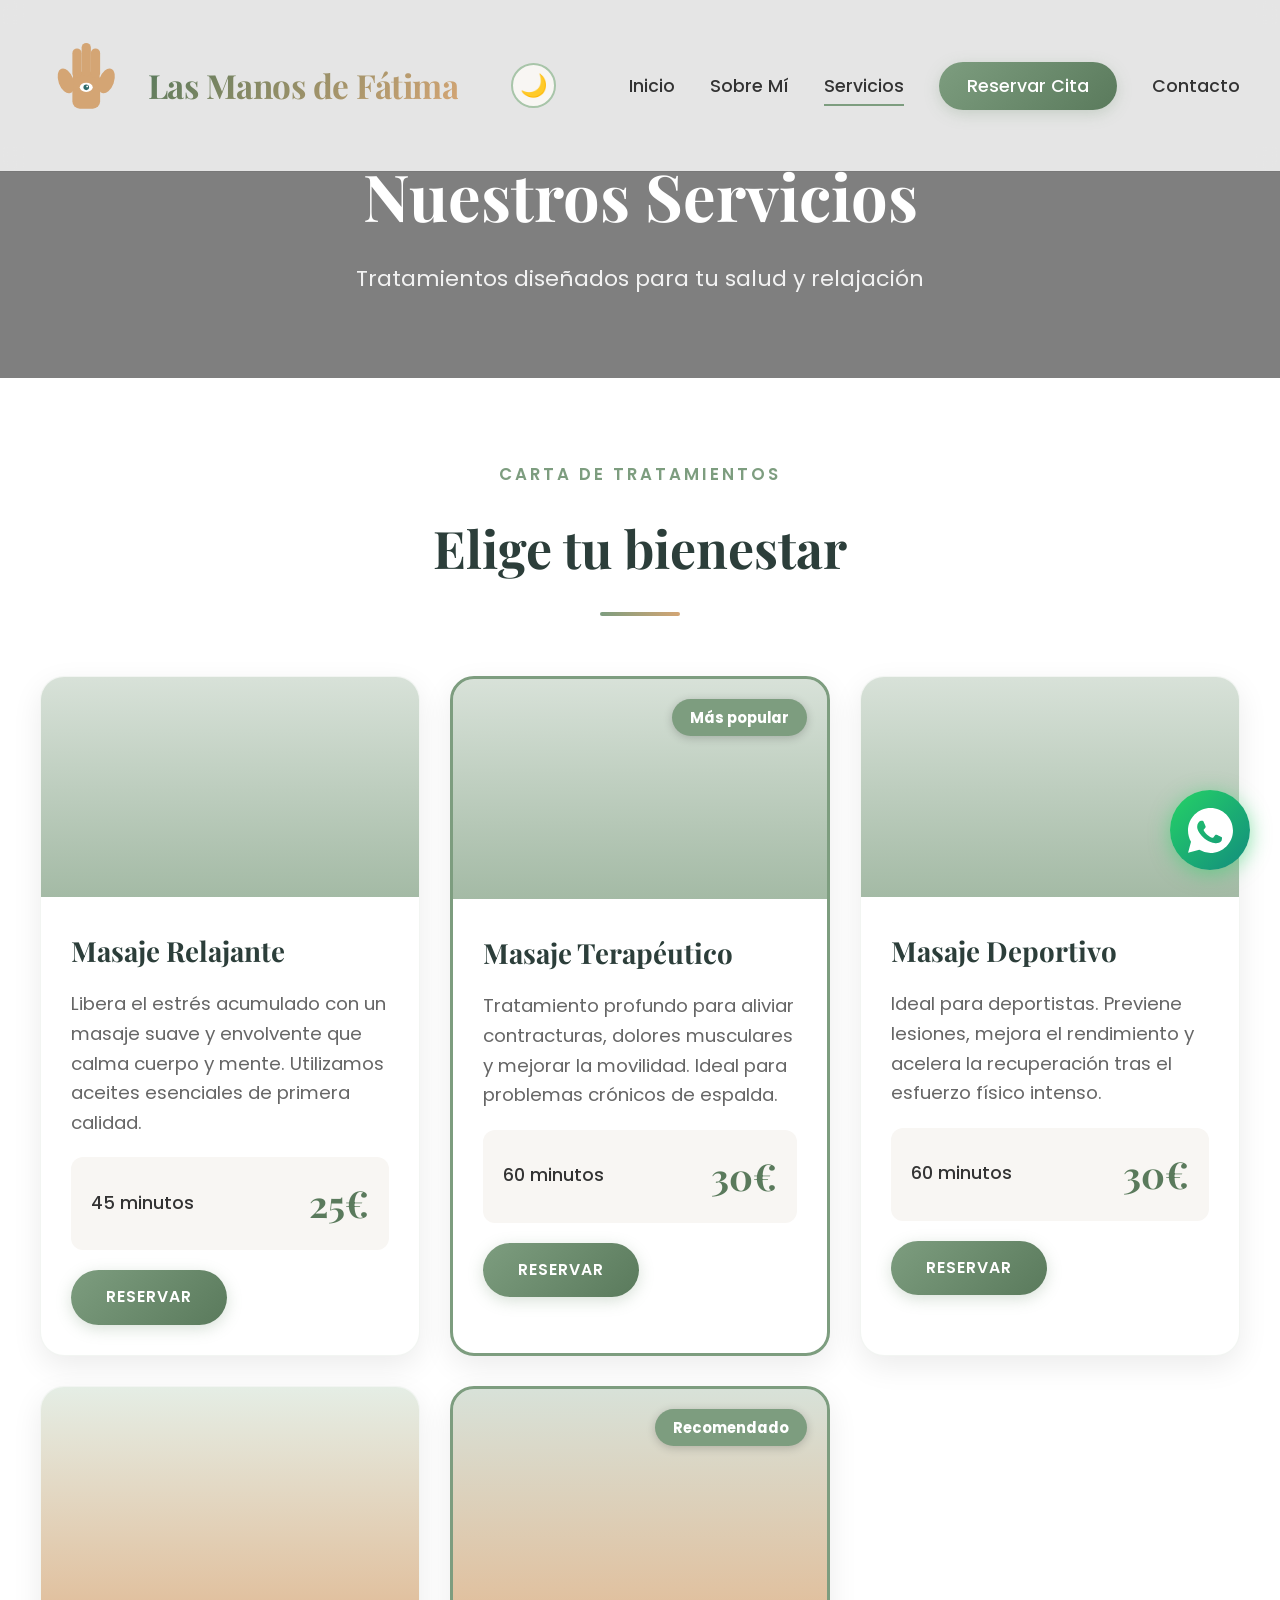
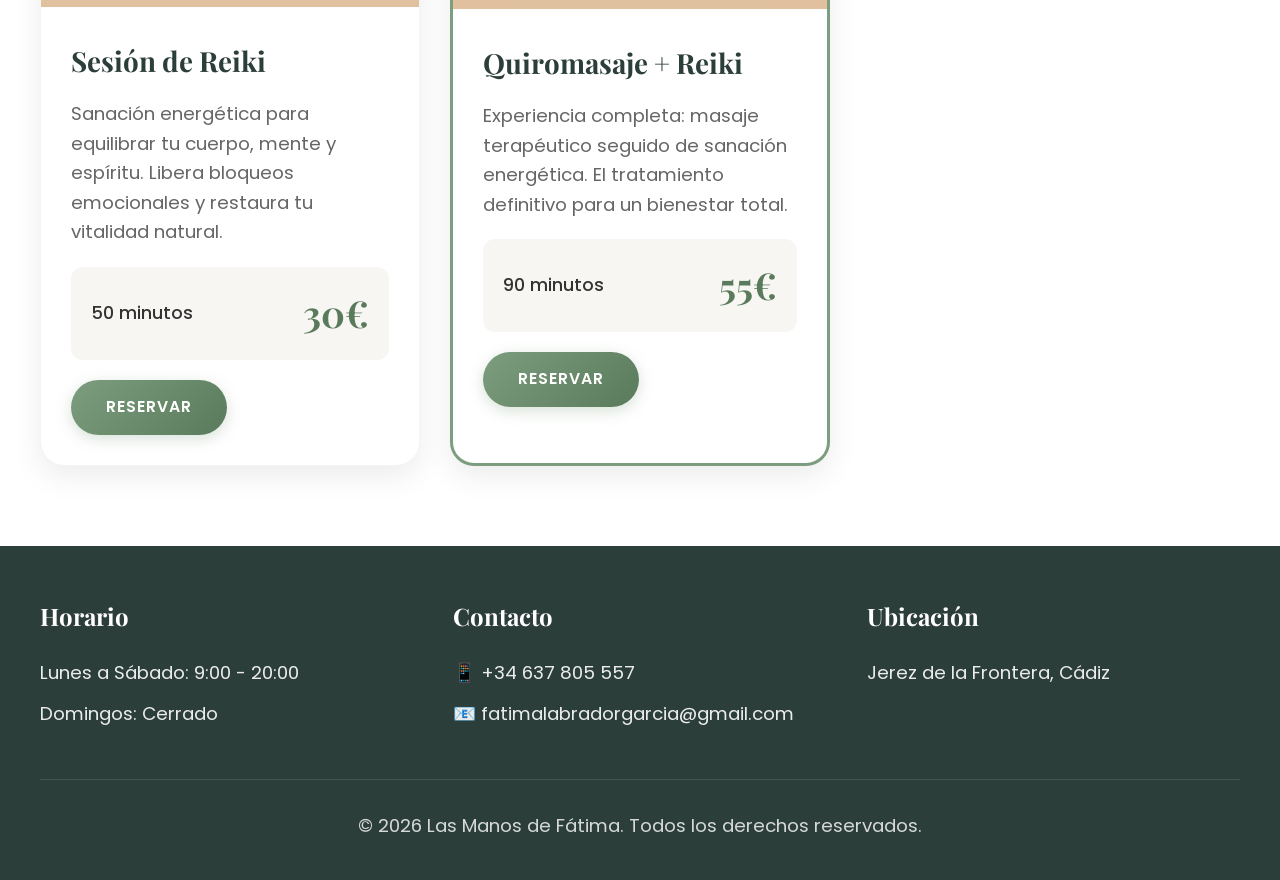
<file: Paguina web Quiromasaje - copia/servicios.html>
<!DOCTYPE html>
<html lang="es">

<head>
    <meta charset="UTF-8">
    <meta name="viewport" content="width=device-width, initial-scale=1.0">
    <meta name="description"
        content="Nuestros servicios de Quiromasaje y Reiki en Jerez. Elige entre masajes relajantes, terapéuticos, deportivos y sesiones de Reiki.">
    <title>Servicios | Las Manos de Fátima</title>
    <link rel="icon" type="image/svg+xml" href="images/favicon.svg">
    <link rel="stylesheet" href="css/styles.css">
</head>

<body>
    <!-- NAVEGACIÓN PREMIUM -->
    <header id="header">
        <nav class="navbar">
            <div class="container">
                <a href="index.html" class="logo">
                    <svg class="logo-svg" width="60" height="60" viewBox="0 0 100 120" xmlns="http://www.w3.org/2000/svg">
                        <!-- Palma de la mano -->
                        <rect x="35" y="45" width="30" height="40" rx="8" fill="#d4a574"/>
                        <!-- Dedo pulgar izquierdo -->
                        <ellipse cx="28" cy="55" rx="8" ry="14" fill="#d4a574" transform="rotate(-20 28 55)"/>
                        <!-- Dedo índice -->
                        <rect x="35" y="20" width="10" height="32" rx="5" fill="#d4a574"/>
                        <!-- Dedo corazón (más largo) -->
                        <rect x="45" y="14" width="10" height="36" rx="5" fill="#d4a574"/>
                        <!-- Dedo anular -->
                        <rect x="55" y="20" width="10" height="32" rx="5" fill="#d4a574"/>
                        <!-- Dedo meñique -->
                        <ellipse cx="72" cy="55" rx="8" ry="14" fill="#d4a574" transform="rotate(20 72 55)"/>
                        <!-- Ojo en el centro -->
                        <ellipse cx="50" cy="62" rx="7" ry="5" fill="white"/>
                        <circle cx="50" cy="62" r="3" fill="#2d6a6a"/>
                        <circle cx="51" cy="61" r="1" fill="white"/>
                    </svg>
                    <div class="logo-text">
                        <h1>Las Manos de Fátima</h1>
                    </div>
                </a>
                <div class="theme-toggle-wrapper">
                    <button id="theme-toggle" class="theme-toggle" aria-label="Cambiar tema">
                        <span class="theme-icon">🌙</span>
                    </button>
                </div>
                <button class="menu-toggle" aria-label="Abrir menú">
                    <span></span>
                    <span></span>
                    <span></span>
                </button>
                <ul class="nav-menu">
                    <li><a href="index.html" class="nav-link">Inicio</a></li>
                    <li><a href="sobre-mi.html" class="nav-link">Sobre Mí</a></li>
                    <li><a href="servicios.html" class="nav-link active">Servicios</a></li>
                    <li><a href="reservar.html" class="nav-link cta-link">Reservar Cita</a></li>
                    <li><a href="contacto.html" class="nav-link">Contacto</a></li>
                </ul>
            </div>
        </nav>
    </header>

    <!-- HEADER DE PÁGINA -->
    <section class="page-header"
        style="background: linear-gradient(rgba(0,0,0,0.5), rgba(0,0,0,0.5)), url('https://images.unsplash.com/photo-1544161515-4ab6ce6db874?w=1920') center/cover;">
        <div class="container">
            <h1>Nuestros Servicios</h1>
            <p>Tratamientos diseñados para tu salud y relajación</p>
        </div>
    </section>

    <!-- SERVICIOS DETALLADOS -->
    <section id="servicios" class="section">
        <div class="container">
            <div class="section-header">
                <span class="section-label">Carta de Tratamientos</span>
                <h2 class="section-title">Elige tu bienestar</h2>
                <div class="title-underline"></div>
            </div>
            <div class="services-grid">
                <!-- Masaje Relajante -->
                <div class="service-card-premium">
                    <div class="service-image"
                        style="background: linear-gradient(rgba(125, 157, 127, 0.3), rgba(125, 157, 127, 0.7)), url('https://images.unsplash.com/photo-1544161515-4ab6ce6db874?w=600') center/cover;">
                    </div>
                    <div class="service-content">
                        <h3>Masaje Relajante</h3>
                        <p>Libera el estrés acumulado con un masaje suave y envolvente que calma cuerpo y mente.
                            Utilizamos aceites esenciales de primera calidad.</p>
                        <div class="service-details">
                            <span class="service-duration">45 minutos</span>
                            <span class="service-price">25€</span>
                        </div>
                        <a href="reservar.html?servicio=relax" class="btn btn-primary">Reservar</a>
                    </div>
                </div>

                <!-- Masaje Terapéutico -->
                <div class="service-card-premium featured">
                    <div class="badge-premium">Más popular</div>
                    <div class="service-image"
                        style="background: linear-gradient(rgba(125, 157, 127, 0.3), rgba(125, 157, 127, 0.7)), url('https://images.unsplash.com/photo-1600334129128-685c5582fd35?w=600') center/cover;">
                    </div>
                    <div class="service-content">
                        <h3>Masaje Terapéutico</h3>
                        <p>Tratamiento profundo para aliviar contracturas, dolores musculares y mejorar la movilidad.
                            Ideal para problemas crónicos de espalda.</p>
                        <div class="service-details">
                            <span class="service-duration">60 minutos</span>
                            <span class="service-price">30€</span>
                        </div>
                        <a href="reservar.html?servicio=terapeutico" class="btn btn-primary">Reservar</a>
                    </div>
                </div>

                <!-- Masaje Deportivo -->
                <div class="service-card-premium">
                    <div class="service-image"
                        style="background: linear-gradient(rgba(125, 157, 127, 0.3), rgba(125, 157, 127, 0.7)), url('https://images.unsplash.com/photo-1540555700478-4be289fbecef?w=600') center/cover;">
                    </div>
                    <div class="service-content">
                        <h3>Masaje Deportivo</h3>
                        <p>Ideal para deportistas. Previene lesiones, mejora el rendimiento y acelera la recuperación
                            tras el esfuerzo físico intenso.</p>
                        <div class="service-details">
                            <span class="service-duration">60 minutos</span>
                            <span class="service-price">30€</span>
                        </div>
                        <a href="reservar.html?servicio=deportivo" class="btn btn-primary">Reservar</a>
                    </div>
                </div>

                <!-- Reiki -->
                <div class="service-card-premium">
                    <div class="service-image"
                        style="background: linear-gradient(rgba(168, 197, 169, 0.3), rgba(212, 165, 116, 0.7)), url('https://images.unsplash.com/photo-1506126613408-eca07ce68773?w=600') center/cover;">
                    </div>
                    <div class="service-content">
                        <h3>Sesión de Reiki</h3>
                        <p>Sanación energética para equilibrar tu cuerpo, mente y espíritu. Libera bloqueos emocionales
                            y restaura tu vitalidad natural.</p>
                        <div class="service-details">
                            <span class="service-duration">50 minutos</span>
                            <span class="service-price">30€</span>
                        </div>
                        <a href="reservar.html?servicio=reiki" class="btn btn-primary">Reservar</a>
                    </div>
                </div>

                <!-- Combinado -->
                <div class="service-card-premium featured">
                    <div class="badge-premium">Recomendado</div>
                    <div class="service-image"
                        style="background: linear-gradient(rgba(125, 157, 127, 0.3), rgba(212, 165, 116, 0.7)), url('https://images.unsplash.com/photo-1600334129128-685c5582fd35?w=600') center/cover;">
                    </div>
                    <div class="service-content">
                        <h3>Quiromasaje + Reiki</h3>
                        <p>Experiencia completa: masaje terapéutico seguido de sanación energética. El tratamiento
                            definitivo para un bienestar total.</p>
                        <div class="service-details">
                            <span class="service-duration">90 minutos</span>
                            <span class="service-price">55€</span>
                        </div>
                        <a href="reservar.html?servicio=combinado" class="btn btn-primary">Reservar</a>
                    </div>
                </div>
            </div>
        </div>
    </section>

    <!-- FOOTER -->
    <footer class="footer-premium">
        <div class="container">
            <div class="footer-content">
                <div class="footer-section">
                    <h4>Horario</h4>
                    <p>Lunes a Sábado: 9:00 - 20:00</p>
                    <p>Domingos: Cerrado</p>
                </div>
                <div class="footer-section">
                    <h4>Contacto</h4>
                    <p>📱 +34 637 805 557</p>
                    <p>📧 fatimalabradorgarcia@gmail.com</p>
                </div>
                <div class="footer-section">
                    <h4>Ubicación</h4>
                    <p>Jerez de la Frontera, Cádiz</p>
                </div>
            </div>
            <div class="footer-bottom">
                <p>&copy; 2026 Las Manos de Fátima. Todos los derechos reservados.</p>
            </div>
        </div>
    </footer>

    <!-- BOTÓN WHATSAPP -->
    <a href="https://wa.me/34637805557" class="whatsapp-float" target="_blank">
        <svg viewBox="0 0 32 32" class="whatsapp-icon">
            <path fill="currentColor"
                d="M16 0C7.164 0 0 7.164 0 16c0 2.826.736 5.587 2.146 8.019L.058 31.738l7.983-2.03A15.943 15.943 0 0016 32c8.836 0 16-7.164 16-16S24.836 0 16 0zm8.087 22.912c-.36 1.01-2.114 1.95-2.912 2.03-.798.08-1.532.362-5.168-.808-4.512-1.453-7.438-5.938-7.664-6.212-.224-.274-1.823-2.424-1.823-4.624s1.154-3.282 1.562-3.732c.408-.45.89-.562 1.187-.562.297 0 .594.005.855.016.274.011.64-.104.999.76.36.866 1.227 2.992 1.334 3.21.108.218.18.473.036.748-.144.274-.216.446-.43.687-.215.24-.452.536-.646.72-.215.203-.438.423-.188.83.25.407 1.114 1.837 2.392 2.977 1.644 1.467 3.029 1.923 3.463 2.141.434.218.687.183.94-.11.253-.293 1.083-1.262 1.37-1.697.288-.434.576-.362.972-.218.396.144 2.51 1.183 2.94 1.4.43.216.718.324.822.504.104.18.104 1.045-.256 2.055z" />
        </svg>
    </a>

    <script src="js/main.js"></script>
</body>

</html>
</file>
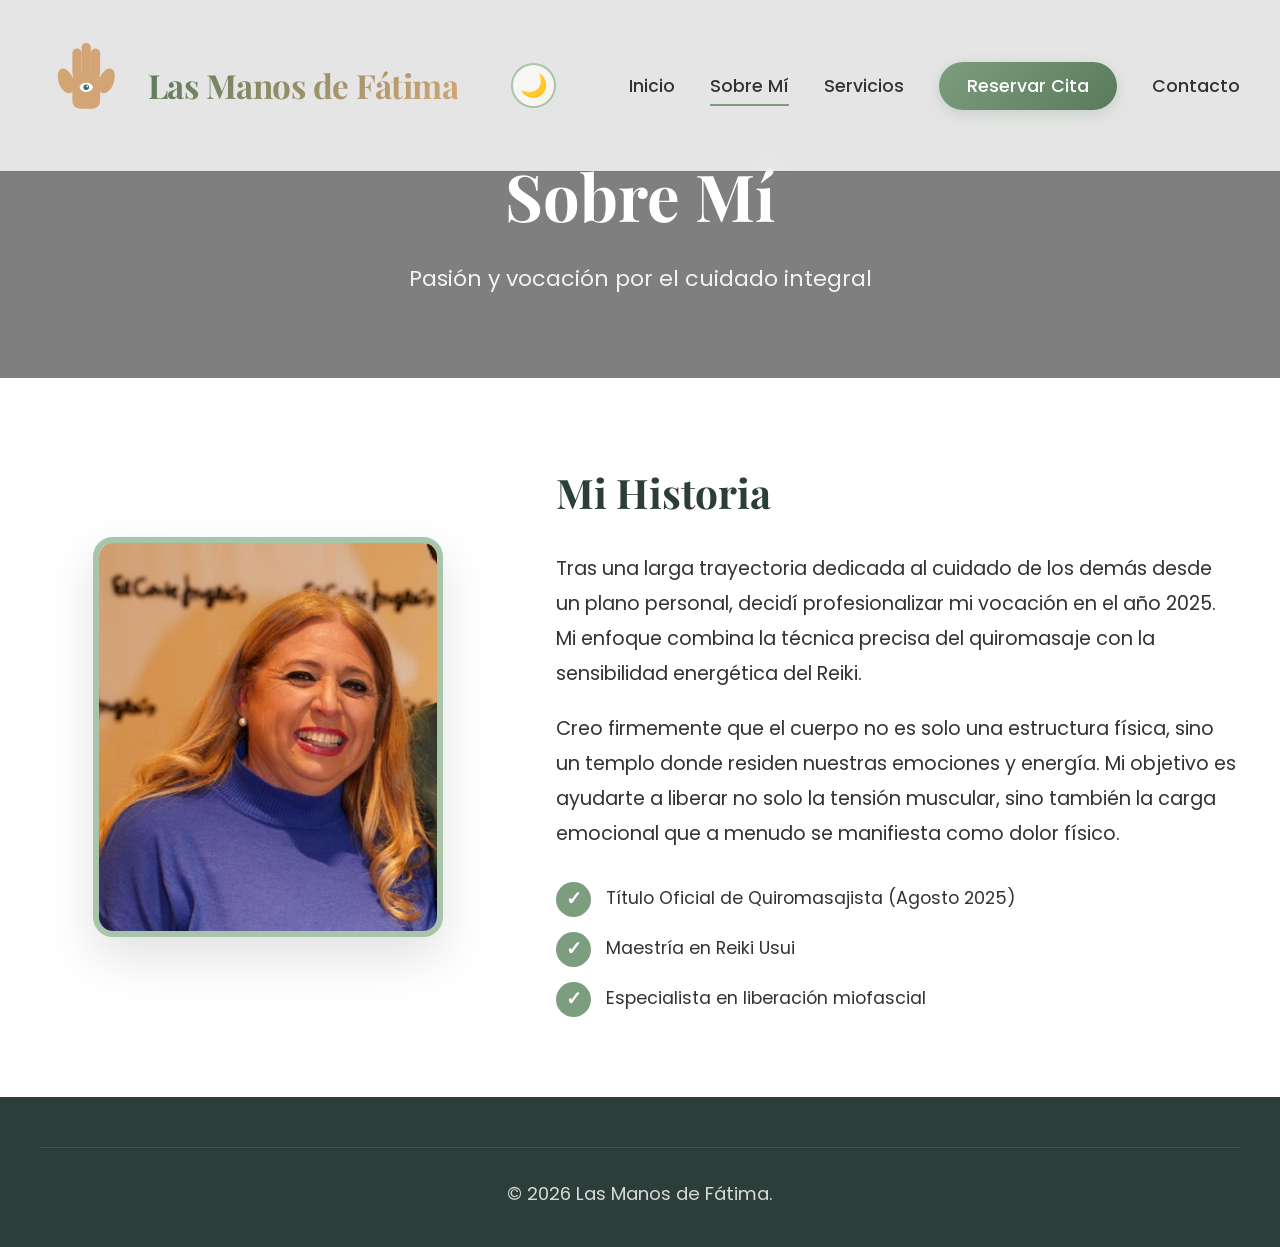
<file: Paguina web Quiromasaje - copia/sobre-mi.html>
<!DOCTYPE html>
<html lang="es">

<head>
    <meta charset="UTF-8">
    <meta name="viewport" content="width=device-width, initial-scale=1.0">
    <meta name="description"
        content="Conoce a Fátima, quiromasajista profesional y terapeuta Reiki en Jerez. Mi trayectoria, formación y filosofía de bienestar.">
    <title>Sobre Mí | Las Manos de Fátima</title>
    <link rel="icon" type="image/svg+xml" href="images/favicon.svg">
    <link rel="stylesheet" href="css/styles.css">
</head>

<body>
    <header id="header">
        <nav class="navbar">
            <div class="container">
                <a href="index.html" class="logo">
                    <svg class="logo-svg" width="60" height="60" viewBox="0 0 100 120" xmlns="http://www.w3.org/2000/svg">
                        <!-- Palma de la mano -->
                        <rect x="35" y="45" width="30" height="40" rx="8" fill="#d4a574"/>
                        <!-- Dedo pulgar izquierdo -->
                        <ellipse cx="28" cy="55" rx="8" ry="14" fill="#d4a574" transform="rotate(-20 28 55)"/>
                        <!-- Dedo índice -->
                        <rect x="35" y="20" width="10" height="32" rx="5" fill="#d4a574"/>
                        <!-- Dedo corazón (más largo) -->
                        <rect x="45" y="14" width="10" height="36" rx="5" fill="#d4a574"/>
                        <!-- Dedo anular -->
                        <rect x="55" y="20" width="10" height="32" rx="5" fill="#d4a574"/>
                        <!-- Dedo meñique -->
                        <ellipse cx="72" cy="55" rx="8" ry="14" fill="#d4a574" transform="rotate(20 72 55)"/>
                        <!-- Ojo en el centro -->
                        <ellipse cx="50" cy="62" rx="7" ry="5" fill="white"/>
                        <circle cx="50" cy="62" r="3" fill="#2d6a6a"/>
                        <circle cx="51" cy="61" r="1" fill="white"/>
                    </svg>
                    <div class="logo-text">
                        <h1>Las Manos de Fátima</h1>
                    </div>
                </a>
                <div class="theme-toggle-wrapper">
                    <button id="theme-toggle" class="theme-toggle" aria-label="Cambiar tema">
                        <span class="theme-icon">🌙</span>
                    </button>
                </div>
                <button class="menu-toggle" aria-label="Abrir menú">
                    <span></span><span></span><span></span>
                </button>
                <ul class="nav-menu">
                    <li><a href="index.html" class="nav-link">Inicio</a></li>
                    <li><a href="sobre-mi.html" class="nav-link active">Sobre Mí</a></li>
                    <li><a href="servicios.html" class="nav-link">Servicios</a></li>
                    <li><a href="reservar.html" class="nav-link cta-link">Reservar Cita</a></li>
                    <li><a href="contacto.html" class="nav-link">Contacto</a></li>
                </ul>
            </div>
        </nav>
    </header>

    <section class="page-header"
        style="background: linear-gradient(rgba(0,0,0,0.5), rgba(0,0,0,0.5)), url('https://images.unsplash.com/photo-1600334129128-685c5582fd35?w=1920') center/cover;">
        <div class="container">
            <h1>Sobre Mí</h1>
            <p>Pasión y vocación por el cuidado integral</p>
        </div>
    </section>

    <section class="section">
        <div class="container">
            <div class="about-content">
                <div class="about-image">
                    <div class="image-container-professional">
                        <img src="images/foto-fatima.png" alt="Fátima" class="profile-photo">
                    </div>
                </div>
                <div class="about-text">
                    <h2 class="section-title">Mi Historia</h2>
                    <p>Tras una larga trayectoria dedicada al cuidado de los demás desde un plano personal, decidí
                        profesionalizar mi vocación en el año 2025. Mi enfoque combina la técnica precisa del
                        quiromasaje con la sensibilidad energética del Reiki.</p>
                    <p>Creo firmemente que el cuerpo no es solo una estructura física, sino un templo donde residen
                        nuestras emociones y energía. Mi objetivo es ayudarte a liberar no solo la tensión muscular,
                        sino también la carga emocional que a menudo se manifiesta como dolor físico.</p>
                    <div class="credentials">
                        <div class="credential-item">
                            <span class="credential-icon">&#10003;</span>
                            <span>Título Oficial de Quiromasajista (Agosto 2025)</span>
                        </div>
                        <div class="credential-item">
                            <span class="credential-icon">&#10003;</span>
                            <span>Maestría en Reiki Usui</span>
                        </div>
                        <div class="credential-item">
                            <span class="credential-icon">&#10003;</span>
                            <span>Especialista en liberación miofascial</span>
                        </div>
                    </div>
                </div>
            </div>
        </div>
    </section>

    <footer class="footer-premium">
        <!-- Footer content same as index -->
        <div class="container">
            <div class="footer-bottom">
                <p>&copy; 2026 Las Manos de Fátima.</p>
            </div>
        </div>
    </footer>

    <script src="js/main.js"></script>
</body>

</html>
</file>
<file: css/styles.css>
/* ========================================
   VARIABLES Y FUENTES
======================================== */

@import url('https://fonts.googleapis.com/css2?family=Playfair+Display:wght@400;600;700&family=Poppins:wght@300;400;500;600;700&display=swap');

:root {
    --color-primary: #7d9d7f;
    --color-primary-dark: #5a7a5c;
    --color-primary-light: #a8c5a9;
    --color-secondary: #e8d5c4;
    --color-accent: #d4a574;
    --color-dark: #2c3e3a;
    --color-text: #333;
    --color-text-light: #666;
    --color-bg: #ffffff;
    --color-bg-light: #f8f6f3;
    
    --font-headings: 'Playfair Display', serif;
    --font-body: 'Poppins', sans-serif;
    
    --shadow-small: 0 4px 12px rgba(0, 0, 0, 0.04);
    --shadow-medium: 0 10px 30px rgba(0, 0, 0, 0.08);
    --shadow-large: 0 20px 50px rgba(0, 0, 0, 0.12);
    
    --transition: all 0.5s cubic-bezier(0.16, 1, 0.3, 1);
    --header-bg: rgba(255, 255, 255, 0.8);
}

[data-theme="dark"] {
    color-scheme: dark;
    --color-bg: #121212;
    --color-bg-light: #1e1e1e;
    --color-text: #f0f0f0;
    --color-text-light: #b0b0b0;
    --color-dark: #ffffff;
    --shadow-small: 0 2px 10px rgba(0, 0, 0, 0.4);
    --shadow-medium: 0 4px 20px rgba(0, 0, 0, 0.5);
    --shadow-large: 0 8px 30px rgba(0, 0, 0, 0.6);
    --header-bg: rgba(18, 18, 18, 0.98);
}

body {
    transition: background-color 0.4s ease, color 0.4s ease;
}

/* ========================================
   RESET Y ESTILOS BASE
======================================== */

* {
    margin: 0;
    padding: 0;
    box-sizing: border-box;
}

html {
    scroll-behavior: smooth;
    font-size: 16px;
}

body {
    font-family: var(--font-body);
    color: var(--color-text);
    line-height: 1.7;
    background: var(--color-bg);
    overflow-x: hidden;
}

img {
    max-width: 100%;
    height: auto;
    display: block;
}

a {
    text-decoration: none;
    color: inherit;
    transition: var(--transition);
}

button {
    cursor: pointer;
    font-family: inherit;
}

/* ========================================
   CONTENEDOR Y UTILIDADES
======================================== */

.container {
    width: 100%;
    max-width: 1200px;
    margin: 0 auto;
    padding: 0 20px;
}

.section {
    padding: 80px 0;
}

.section-dark {
    background: var(--color-bg-light);
}

.section-header {
    text-align: center;
    margin-bottom: 60px;
}

.section-label {
    display: inline-block;
    color: var(--color-primary);
    font-size: 0.9rem;
    font-weight: 600;
    letter-spacing: 3px;
    text-transform: uppercase;
    margin-bottom: 15px;
}

.section-title {
    font-family: var(--font-headings);
    font-size: 2.8rem;
    color: var(--color-dark);
    font-weight: 700;
    margin-bottom: 15px;
}

.section-subtitle {
    font-size: 1.1rem;
    color: var(--color-text-light);
    max-width: 700px;
    margin: 0 auto;
}

.title-underline {
    width: 80px;
    height: 4px;
    background: linear-gradient(to right, var(--color-primary), var(--color-accent));
    margin: 20px auto;
    border-radius: 2px;
}

/* ========================================
   HEADER Y NAVEGACIÓN
======================================== */

#header {
    position: fixed;
    top: 0;
    left: 0;
    right: 0;
    background: var(--header-bg);
    backdrop-filter: blur(10px);
    box-shadow: var(--shadow-medium);
    z-index: 1000;
    transition: var(--transition);
}

.navbar {
    padding: 15px 0;
}

.navbar .container {
    display: flex;
    justify-content: space-between;
    align-items: center;
}

.logo {
    display: flex;
    align-items: center;
    gap: 15px;
}

.logo-svg {
    width: 50px;
    height: 50px;
}

.logo-text h1 {
    font-family: var(--font-headings);
    font-size: 1.6rem;
    background: linear-gradient(135deg, var(--color-primary-dark), var(--color-accent));
    -webkit-background-clip: text;
    -webkit-text-fill-color: transparent;
    font-weight: 700;
    line-height: 1.2;
    letter-spacing: -0.5px;
}

.logo-text .tagline {
    font-size: 0.8rem;
    color: var(--color-text-light);
    font-style: italic;
}

.nav-menu {
    display: flex;
    list-style: none;
    gap: 35px;
    align-items: center;
}

.nav-link {
    color: var(--color-text);
    font-weight: 500;
    font-size: 0.95rem;
    padding: 8px 0;
    position: relative;
}

.nav-link::after {
    content: '';
    position: absolute;
    bottom: 0;
    left: 0;
    width: 0;
    height: 2px;
    background: var(--color-primary);
    transition: width 0.3s ease;
}

.nav-link:hover::after,
.nav-link.active::after {
    width: 100%;
}

.nav-link.cta-link {
    background: linear-gradient(135deg, var(--color-primary), var(--color-primary-dark));
    color: white;
    padding: 12px 28px;
    border-radius: 50px;
    white-space: nowrap;
    box-shadow: 0 4px 15px rgba(125, 157, 127, 0.3);
}

.nav-link.cta-link::after {
    display: none;
}

.nav-link.cta-link:hover {
    background: linear-gradient(135deg, var(--color-primary-dark), #4a6a4c);
    transform: translateY(-3px);
    box-shadow: 0 8px 25px rgba(125, 157, 127, 0.4);
}

.menu-toggle {
    display: none;
    flex-direction: column;
    gap: 5px;
    background: none;
    border: none;
    padding: 5px;
}

.menu-toggle span {
    width: 30px;
    height: 2px;
    background: var(--color-primary-dark);
    border-radius: 10px;
    transition: var(--transition);
}

.menu-toggle.active span:nth-child(1) {
    transform: translateY(7px) rotate(45deg);
}

.menu-toggle.active span:nth-child(2) {
    opacity: 0;
}

.menu-toggle.active span:nth-child(3) {
    transform: translateY(-7px) rotate(-45deg);
}

/* ========================================
   HERO SLIDER
======================================== */

.hero-slider {
    position: relative;
    height: 100vh;
    min-height: 600px;
    display: flex;
    align-items: center;
    justify-content: center;
    overflow: hidden;
    margin-top: 80px;
}

.hero-slides {
    position: absolute;
    top: 0;
    left: 0;
    width: 100%;
    height: 100%;
}

.hero-slide {
    position: absolute;
    top: 0;
    left: 0;
    width: 100%;
    height: 100%;
    opacity: 0;
    transition: opacity 1s ease-in-out;
}

.hero-slide.active {
    opacity: 1;
}

.hero-content {
    position: relative;
    z-index: 2;
    text-align: center;
    color: white;
    max-width: 900px;
    padding: 0 20px;
    animation: fadeInUp 1s ease;
}

@keyframes fadeInUp {
    from {
        opacity: 0;
        transform: translateY(30px);
    }
    to {
        opacity: 1;
        transform: translateY(0);
    }
}

.hero-subtitle-small {
    display: inline-block;
    font-size: 0.95rem;
    letter-spacing: 3px;
    text-transform: uppercase;
    margin-bottom: 20px;
    opacity: 0.95;
}

.hero-title {
    font-family: var(--font-headings);
    font-size: 4rem;
    font-weight: 700;
    line-height: 1.2;
    margin-bottom: 25px;
    text-shadow: 0 2px 20px rgba(0, 0, 0, 0.3);
}

.hero-subtitle {
    font-size: 1.3rem;
    margin-bottom: 40px;
    opacity: 0.95;
    line-height: 1.6;
}

.hero-buttons {
    display: flex;
    gap: 20px;
    justify-content: center;
    flex-wrap: wrap;
}

.slider-indicators {
    position: absolute;
    bottom: 40px;
    left: 50%;
    transform: translateX(-50%);
    display: flex;
    gap: 12px;
    z-index: 3;
}

.indicator {
    width: 12px;
    height: 12px;
    border-radius: 50%;
    border: 2px solid white;
    background: transparent;
    cursor: pointer;
    transition: var(--transition);
}

.indicator.active {
    background: white;
}

/* ========================================
   BOTONES
======================================== */

.btn {
    display: inline-block;
    padding: 14px 35px;
    font-size: 1rem;
    font-weight: 600;
    border-radius: 50px;
    transition: var(--transition);
    border: none;
    cursor: pointer;
}

.btn-primary {
    background: var(--color-primary);
    color: white;
    box-shadow: 0 4px 15px rgba(125, 157, 127, 0.3);
}

.btn-primary:hover {
    background: var(--color-primary-dark);
    transform: translateY(-3px);
    box-shadow: 0 6px 25px rgba(125, 157, 127, 0.4);
}

.btn-outline {
    background: transparent;
    color: white;
    border: 2px solid white;
}

.btn-outline:hover {
    background: white;
    color: var(--color-primary-dark);
}

.btn-large {
    padding: 16px 45px;
    font-size: 1.05rem;
}

.btn-full {
    width: 100%;
}

/* ========================================
   SOBRE MÍ
======================================== */

.about-content {
    display: grid;
    grid-template-columns: 1fr 1.5fr;
    gap: 60px;
    align-items: center;
}

.image-container-professional {
    position: relative;
    max-width: 350px;
    margin: 0 auto;
}

.profile-photo {
    width: 100%;
    height: 400px;
    object-fit: cover;
    object-position: center top;
    border-radius: 20px;
    border: 6px solid var(--color-primary-light);
    box-shadow: var(--shadow-large);
    display: block;
}

.about-text h3 {
    color: var(--color-primary);
    font-size: 1rem;
    font-weight: 600;
    letter-spacing: 2px;
    text-transform: uppercase;
    margin-bottom: 15px;
}

.about-text h2 {
    font-family: var(--font-headings);
    font-size: 2.2rem;
    color: var(--color-dark);
    margin-bottom: 25px;
    font-weight: 700;
}

.about-text p {
    font-size: 1.05rem;
    line-height: 1.8;
    color: var(--color-text);
    margin-bottom: 20px;
}

.credentials {
    display: flex;
    flex-direction: column;
    gap: 15px;
    margin-top: 30px;
}

.credential-item {
    display: flex;
    align-items: center;
    gap: 15px;
}

.credential-icon {
    width: 35px;
    height: 35px;
    background: var(--color-primary);
    color: white;
    border-radius: 50%;
    display: flex;
    align-items: center;
    justify-content: center;
    font-weight: bold;
    flex-shrink: 0;
}

.credential-item span:last-child {
    font-size: 0.95rem;
    color: var(--color-text);
}

/* ========================================
   SERVICIOS
======================================== */

.services-grid {
    display: grid;
    grid-template-columns: repeat(auto-fit, minmax(320px, 1fr));
    gap: 30px;
}

.service-card-premium {
    background: var(--color-bg);
    border-radius: 24px;
    overflow: hidden;
    box-shadow: var(--shadow-medium);
    transition: var(--transition);
    position: relative;
    border: 1px solid rgba(125, 157, 127, 0.1);
}

.service-card-premium:hover {
    transform: translateY(-12px) scale(1.02);
    box-shadow: var(--shadow-large);
    border-color: var(--color-primary-light);
}

.service-card-premium.featured {
    border: 3px solid var(--color-primary);
}

.badge-premium {
    position: absolute;
    top: 20px;
    right: 20px;
    background: var(--color-primary);
    color: white;
    padding: 6px 18px;
    border-radius: 20px;
    font-size: 0.8rem;
    font-weight: 700;
    z-index: 2;
    box-shadow: 0 2px 10px rgba(0, 0, 0, 0.2);
}

.service-image {
    height: 220px;
    background-size: cover;
    background-position: center;
    transition: transform 0.8s ease;
}

.service-card-premium:hover .service-image {
    transform: scale(1.1);
}

.service-content {
    padding: 30px;
}

.service-content h3 {
    font-family: var(--font-headings);
    font-size: 1.5rem;
    color: var(--color-dark);
    margin-bottom: 15px;
}

.service-content p {
    color: var(--color-text-light);
    margin-bottom: 20px;
    line-height: 1.6;
    min-height: 50px;
}

.service-details {
    display: flex;
    justify-content: space-between;
    align-items: center;
    padding: 15px 20px;
    background: var(--color-bg-light);
    border-radius: 12px;
    margin-bottom: 20px;
}

.service-duration {
    color: var(--color-text);
    font-weight: 500;
    font-size: 0.95rem;
}

.service-price {
    font-size: 2rem;
    font-weight: bold;
    color: var(--color-primary-dark);
    font-family: var(--font-headings);
}

/* ========================================
   RESEÑAS
======================================== */

.rating-summary {
    margin-top: 30px;
}

.rating-stars-big {
    font-size: 2rem;
    margin-bottom: 10px;
}

.rating-text {
    font-size: 1.1rem;
    color: var(--color-text);
}

.reviews-grid {
    display: grid;
    grid-template-columns: repeat(auto-fit, minmax(320px, 1fr));
    gap: 25px;
}

.review-card-premium {
    position: relative;
    background: var(--color-bg-light);
    padding: 35px;
    border-radius: 24px;
    box-shadow: var(--shadow-medium);
    transition: var(--transition);
    border: 1px solid rgba(125, 157, 127, 0.1);
}

.review-card-premium:hover {
    transform: scale(1.03);
    box-shadow: var(--shadow-large);
}

.delete-review {
    position: absolute;
    top: 10px;
    right: 10px;
    background: #ff3333;
    color: white;
    border: 2px solid white;
    border-radius: 50%;
    width: 38px;
    height: 38px;
    display: flex;
    align-items: center;
    justify-content: center;
    cursor: pointer;
    font-size: 1.2rem;
    transition: var(--transition);
    opacity: 1;
    z-index: 9999;
    box-shadow: 0 2px 10px rgba(0,0,0,0.3);
}

.delete-review:hover {
    background: #cc0000;
    transform: scale(1.15);
}

.review-card {
    background: white;
    padding: 30px;
    border-radius: 20px;
    box-shadow: var(--shadow-medium);
    transition: var(--transition);
}

.review-card:hover {
    transform: translateY(-5px);
    box-shadow: var(--shadow-large);
}

.review-header {
    display: flex;
    align-items: center;
    gap: 15px;
    margin-bottom: 15px;
}

.review-avatar {
    width: 50px;
    height: 50px;
    background: var(--color-primary-light);
    color: var(--color-primary-dark);
    border-radius: 50%;
    display: flex;
    align-items: center;
    justify-content: center;
    font-size: 1.3rem;
    font-weight: bold;
}

.review-info strong {
    display: block;
    color: var(--color-dark);
    margin-bottom: 5px;
}

.review-stars {
    font-size: 0.9rem;
}

.review-text {
    color: var(--color-text);
    line-height: 1.7;
    margin-bottom: 15px;
    font-style: italic;
}

.review-service {
    display: inline-block;
    background: var(--color-primary-light);
    color: var(--color-primary-dark);
    padding: 5px 15px;
    border-radius: 20px;
    font-size: 0.85rem;
    font-weight: 600;
}

/* ========================================
   FORMULARIO DE RESERVA
======================================== */

.booking-container {
    display: grid;
    grid-template-columns: 1.5fr 1fr;
    gap: 40px;
    max-width: 1100px;
    margin: 0 auto;
}

.booking-form-premium {
    background: white;
    padding: 40px;
    border-radius: 20px;
    box-shadow: var(--shadow-medium);
}

.form-group {
    margin-bottom: 25px;
}

.form-group label {
    display: block;
    font-weight: 600;
    color: var(--color-dark);
    margin-bottom: 8px;
    font-size: 0.95rem;
}

.form-group input,
.form-group select,
.form-group textarea {
    width: 100%;
    padding: 15px 20px;
    border: 2px solid rgba(0, 0, 0, 0.05);
    border-radius: 16px;
    font-size: 1rem;
    font-family: inherit;
    transition: var(--transition);
    background: var(--color-bg-light);
    color: var(--color-text);
}

.form-group input:focus,
.form-group select:focus,
.form-group textarea:focus {
    outline: none;
    border-color: var(--color-primary);
    background: white;
    box-shadow: 0 0 0 4px rgba(125, 157, 127, 0.1);
}

.form-row {
    display: grid;
    grid-template-columns: 1fr 1fr;
    gap: 20px;
}

.confirmation-message,
.error-message {
    padding: 20px;
    border-radius: 12px;
    margin-top: 20px;
    text-align: center;
}

.confirmation-message {
    background: #e8f5e9;
    border: 2px solid var(--color-primary);
    color: var(--color-primary-dark);
}

.success-icon {
    font-size: 2.5rem;
    display: block;
    margin-bottom: 10px;
}

.booking-info-premium {
    display: flex;
    flex-direction: column;
    gap: 20px;
}

.info-card-premium {
    background: white;
    padding: 25px;
    border-radius: 20px;
    box-shadow: var(--shadow-medium);
}

.info-card-premium h3 {
    font-size: 1.2rem;
    color: var(--color-primary-dark);
    margin-bottom: 15px;
}

.info-card-premium ul {
    list-style: none;
    padding: 0;
}

.info-card-premium li {
    padding: 8px 0;
    color: var(--color-text);
    position: relative;
    padding-left: 25px;
}

.info-card-premium li::before {
    content: '✓';
    position: absolute;
    left: 0;
    color: var(--color-primary);
    font-weight: bold;
}

.small-text {
    font-size: 0.9rem;
    color: var(--color-text-light);
    font-style: italic;
}

/* ========================================
   FAQ
======================================== */

.faq-container {
    max-width: 800px;
    margin: 0 auto;
}

.faq-item {
    background: white;
    margin-bottom: 15px;
    border-radius: 15px;
    overflow: hidden;
    box-shadow: var(--shadow-small);
}

.faq-question {
    width: 100%;
    padding: 20px 25px;
    background: white;
    border: none;
    text-align: left;
    font-size: 1.05rem;
    font-weight: 600;
    color: var(--color-dark);
    display: flex;
    justify-content: space-between;
    align-items: center;
    cursor: pointer;
    transition: var(--transition);
}

.faq-question:hover {
    background: var(--color-bg-light);
}

.faq-icon {
    font-size: 1.5rem;
    color: var(--color-primary);
    transition: var(--transition);
}

.faq-item.active .faq-icon {
    transform: rotate(45deg);
}

.faq-answer {
    max-height: 0;
    overflow: hidden;
    transition: max-height 0.3s ease;
}

.faq-item.active .faq-answer {
    max-height: 300px;
}

.faq-answer p {
    padding: 0 25px 25px 25px;
    color: var(--color-text);
    line-height: 1.7;
}

/* ========================================
   CONTACTO
======================================== */

.contact-grid-premium-two {
    display: grid;
    grid-template-columns: repeat(2, 1fr);
    gap: 30px;
    max-width: 700px;
    margin: 0 auto;
}

.contact-card-premium {
    background: white;
    padding: 40px 30px;
    border-radius: 20px;
    box-shadow: var(--shadow-medium);
    text-align: center;
    transition: var(--transition);
}

.contact-card-premium:hover {
    transform: translateY(-8px);
    box-shadow: var(--shadow-large);
}

.contact-icon {
    font-size: 3rem;
    margin-bottom: 20px;
}

.contact-card-premium h3 {
    font-size: 1.4rem;
    color: var(--color-dark);
    margin-bottom: 15px;
}

.contact-card-premium a {
    color: var(--color-primary);
    font-weight: 600;
    font-size: 1.05rem;
}

.contact-card-premium a:hover {
    text-decoration: underline;
}

/* ========================================
   MAPA - CÓMO LLEGAR
======================================== */

.map-wrapper {
    max-width: 1100px;
    margin: 0 auto;
}

.map-wrapper iframe {
    width: 100%;
    height: 450px;
    border: none;
    border-radius: 20px;
    box-shadow: var(--shadow-large);
}

.map-info-box {
    background: white;
    padding: 30px;
    border-radius: 20px;
    box-shadow: var(--shadow-medium);
    margin-top: 30px;
    text-align: center;
}

.map-info-box h3 {
    font-size: 1.6rem;
    color: var(--color-primary-dark);
    margin-bottom: 15px;
}

.map-info-box p {
    color: var(--color-text);
    margin-bottom: 10px;
    font-size: 1.05rem;
}

.map-note {
    color: var(--color-text-light) !important;
    font-size: 0.95rem !important;
    font-style: italic;
    margin-bottom: 20px !important;
}

.map-features {
    display: flex;
    justify-content: center;
    gap: 25px;
    flex-wrap: wrap;
    margin-top: 20px;
}

.map-features span {
    color: var(--color-primary);
    font-weight: 600;
    font-size: 0.95rem;
}

/* ========================================
   FOOTER
======================================== */

.footer-premium {
    background: var(--color-dark);
    color: white;
    padding: 50px 0 30px 0;
}

.footer-content {
    display: grid;
    grid-template-columns: repeat(auto-fit, minmax(250px, 1fr));
    gap: 40px;
    margin-bottom: 40px;
}

.footer-section h4 {
    font-size: 1.3rem;
    margin-bottom: 20px;
    font-family: var(--font-headings);
}

.footer-section p {
    margin-bottom: 10px;
    opacity: 0.9;
}

.footer-bottom {
    text-align: center;
    padding-top: 30px;
    border-top: 1px solid rgba(255, 255, 255, 0.1);
}

.footer-bottom p {
    margin-bottom: 8px;
    opacity: 0.8;
}

.footer-subtitle {
    font-style: italic;
    font-size: 0.95rem;
}

/* ========================================
   WHATSAPP FLOTANTE
======================================== */

.whatsapp-float {
    position: fixed;
    bottom: 30px;
    right: 30px;
    width: 65px;
    height: 65px;
    background: linear-gradient(135deg, #25d366, #128c7e);
    border-radius: 50%;
    display: flex;
    align-items: center;
    justify-content: center;
    box-shadow: 0 4px 20px rgba(37, 211, 102, 0.5);
    z-index: 999;
    transition: var(--transition);
    animation: pulse 2s infinite;
}

@keyframes pulse {
    0%, 100% {
        box-shadow: 0 4px 20px rgba(37, 211, 102, 0.5);
    }
    50% {
        box-shadow: 0 4px 30px rgba(37, 211, 102, 0.8);
    }
}

.whatsapp-float:hover {
    transform: scale(1.1);
}

.whatsapp-icon {
    width: 32px;
    height: 32px;
    color: white;
}

.whatsapp-text {
    display: none;
}

/* ========================================
   REPRODUCTOR DE MÚSICA
======================================== */

.music-player {
    position: fixed;
    bottom: 30px;
    left: 30px;
    z-index: 999;
}

.music-toggle {
    display: flex;
    align-items: center;
    gap: 10px;
    background: white;
    padding: 12px 20px;
    border-radius: 50px;
    border: 2px solid var(--color-primary);
    box-shadow: var(--shadow-medium);
    transition: var(--transition);
}

.music-toggle:hover {
    transform: scale(1.05);
    box-shadow: var(--shadow-large);
}

.music-icon {
    font-size: 1.3rem;
}

.music-text {
    font-size: 0.9rem;
    font-weight: 600;
    color: var(--color-primary-dark);
}

/* ========================================
   RESPONSIVE - TABLET
======================================== */

@media (max-width: 1024px) {
    .hero-title {
        font-size: 3.2rem;
    }
    
    .section-title {
        font-size: 2.4rem;
    }
    
    .about-content {
        gap: 40px;
    }

    .nav-menu {
        gap: 20px;
    }

    .nav-link.cta-link {
        padding: 8px 18px;
    }
    
    .booking-container {
        gap: 30px;
    }
}

/* ========================================
   RESPONSIVE - MÓVIL
======================================== */

@media (max-width: 768px) {
    .section {
        padding: 60px 0;
    }
    
    .section-title {
        font-size: 2rem;
    }
    
    /* Navegación móvil */
    .menu-toggle {
        display: flex;
    }
    
    .nav-menu {
        position: fixed;
        top: 80px;
        left: -100%;
        width: 100%;
        height: calc(100vh - 80px);
        background: white;
        flex-direction: column;
        padding: 40px 20px;
        transition: left 0.3s ease;
        box-shadow: var(--shadow-large);
        overflow-y: auto;
    }
    
    .nav-menu.active {
        left: 0;
    }
    
    .nav-link {
        padding: 15px 0;
        font-size: 1.1rem;
        width: 100%;
        text-align: center;
    }
    
    .nav-link.cta-link {
        margin-top: 10px;
    }
    
    /* Hero */
    .hero-slider {
        min-height: 550px;
    }
    
    .hero-title {
        font-size: 2.5rem;
    }
    
    .hero-subtitle {
        font-size: 1.1rem;
    }
    
    .hero-buttons {
        flex-direction: column;
        gap: 15px;
    }
    
    .btn-large {
        padding: 14px 35px;
    }
    
    /* Sobre mí */
    .about-content {
        grid-template-columns: 1fr;
        text-align: center;
        gap: 30px;
    }
    
    .image-container-professional {
        max-width: 350px;
    }
    
    .profile-photo {
        border-radius: 20px;
    }
    
    .credentials {
        align-items: center;
    }
    
    /* Servicios */
    .services-grid {
        grid-template-columns: 1fr;
        gap: 25px;
    }
    
    /* Reseñas */
    .reviews-grid {
        grid-template-columns: 1fr;
    }
    
    /* Reserva */
    .booking-container {
        grid-template-columns: 1fr;
    }
    
    .booking-form-premium {
        padding: 30px 20px;
    }
    
    .form-row {
        grid-template-columns: 1fr;
    }
    
    /* Contacto */
    .contact-grid-premium-two {
        grid-template-columns: 1fr;
    }
    
    /* Mapa */
    .map-wrapper iframe {
        height: 350px;
    }
    
    .map-features {
        flex-direction: column;
        gap: 10px;
    }
    
    /* Footer */
    .footer-content {
        grid-template-columns: 1fr;
        text-align: center;
        gap: 30px;
    }
    
    /* WhatsApp */
    .whatsapp-float {
        bottom: 20px;
        right: 20px;
        width: 60px;
        height: 60px;
    }
    
    .whatsapp-icon {
        width: 28px;
        height: 28px;
    }
    
    /* Música */
    .music-player {
        bottom: 90px;
        left: 20px;
    }
    
    .music-toggle {
        padding: 10px 16px;
    }
    
    .music-text {
        font-size: 0.85rem;
    }
}

@media (max-width: 480px) {
    .logo-text h1 {
        font-size: 1.2rem;
    }
    
    .logo-svg {
        width: 40px;
        height: 40px;
    }
    
    .hero-title {
        font-size: 2rem;
    }
    
    .section-title {
        font-size: 1.8rem;
    }
    
    .image-container-professional {
        max-width: 280px;
    }
    
    .map-wrapper iframe {
        height: 300px;
    }
}

/* ========================================
   ESTILOS ADICIONALES MULTI-PÁGINA
   ======================================== */

.page-header {
    padding: 140px 0 80px;
    text-align: center;
    color: white;
    margin-top: 0;
}

.page-header h1 {
    font-family: var(--font-headings);
    font-size: 3.5rem;
    margin-bottom: 10px;
}

.page-header p {
    font-size: 1.2rem;
    opacity: 0.9;
}

/* Weather Widget */
.weather-widget-glass {
    display: inline-flex;
    align-items: center;
    gap: 12px;
    background: rgba(255, 255, 255, 0.15);
    backdrop-filter: blur(10px);
    padding: 10px 25px;
    border-radius: 50px;
    margin-top: 30px;
    border: 1px solid rgba(255, 255, 255, 0.3);
    animation: fadeIn 1s ease 0.5s both;
}

.weather-icon {
    font-size: 1.5rem;
}

.weather-temp {
    font-weight: 600;
    font-size: 0.9rem;
}

/* API Reviews */
.review-avatar-img {
    width: 60px;
    height: 60px;
    border-radius: 50%;
    object-fit: cover;
    border: 3px solid var(--color-primary-light);
}

.review-skeleton {
    grid-column: 1 / -1;
    text-align: center;
    padding: 40px;
    background: var(--color-bg-light);
    border-radius: 20px;
    color: var(--color-text-light);
    font-style: italic;
}

.reviews-cta {
    text-align: center;
    margin-top: 40px;
}

/* Wellness Tip */
.tip-box {
    background: white;
    padding: 25px;
    border-radius: 20px;
    box-shadow: var(--shadow-medium);
    border-left: 5px solid var(--color-accent);
    margin: 40px auto;
    max-width: 800px;
    display: flex;
    align-items: center;
    gap: 20px;
}

.tip-icon {
    font-size: 2rem;
}

.tip-text {
    font-size: 1rem;
    color: var(--color-text);
}

/* Animations */
.fade-up {
    opacity: 0;
    transform: translateY(40px);
    transition: all 0.8s cubic-bezier(0.4, 0, 0.2, 1);
}

.fade-up.visible {
    opacity: 1;
    transform: translateY(0);
}

/* Modal Styles */
.modal {
    display: none;
    position: fixed;
    z-index: 10000;
    left: 0;
    top: 0;
    width: 100%;
    height: 100%;
    background-color: rgba(0, 0, 0, 0.6);
    backdrop-filter: blur(5px);
}

.modal-content {
    background-color: white;
    margin: 10% auto;
    padding: 40px;
    border-radius: 20px;
    width: 90%;
    max-width: 500px;
    position: relative;
    box-shadow: var(--shadow-large);
    animation: slideIn 0.3s ease-out;
}

.close-modal {
    position: absolute;
    right: 25px;
    top: 20px;
    font-size: 30px;
    cursor: pointer;
    color: var(--color-text-light);
}

/* Theme Toggle */
.theme-toggle-wrapper {
    display: flex;
    align-items: center;
    margin-right: 20px;
}

.theme-toggle {
    background: var(--color-bg-light);
    border: 2px solid var(--color-primary-light);
    color: var(--color-primary);
    width: 45px;
    height: 45px;
    border-radius: 50%;
    display: flex;
    align-items: center;
    justify-content: center;
    font-size: 1.2rem;
    transition: var(--transition);
}

.theme-toggle:hover {
    transform: rotate(30deg) scale(1.1);
    background: var(--color-primary);
    color: white;
}

[data-theme="dark"] .service-card-premium,
[data-theme="dark"] .review-card-premium,
[data-theme="dark"] .contact-card-premium,
[data-theme="dark"] .booking-form-premium,
[data-theme="dark"] .modal-content,
[data-theme="dark"] .tip-box,
[data-theme="dark"] .faq-item,
[data-theme="dark"] .faq-question,
[data-theme="dark"] .info-card-premium,
[data-theme="dark"] .music-toggle,
[data-theme="dark"] .map-info-box {
    background: #1e1e1e;
    border: 1px solid #333;
    color: #f0f0f0;
}

[data-theme="dark"] .form-group label {
    color: #ffffff;
}

[data-theme="dark"] input::placeholder, 
[data-theme="dark"] textarea::placeholder {
    color: #888;
}

[data-theme="dark"] .btn-outline {
    border-color: #f0f0f0;
    color: #f0f0f0;
}

[data-theme="dark"] .btn-outline:hover {
    background: #f0f0f0;
    color: #121212;
}

[data-theme="dark"] #header {
    background: var(--header-bg);
    border-bottom: 1px solid #333;
}

[data-theme="dark"] .navbar {
    background: transparent;
}

[data-theme="dark"] .nav-menu {
    background: #121212;
}

[data-theme="dark"] .nav-link {
    color: #f0f0f0;
}

[data-theme="dark"] .nav-link:hover {
    color: var(--color-primary-light);
}

[data-theme="dark"] .menu-toggle span {
    background-color: white;
}

[data-theme="dark"] .footer-premium {
    background: #0a0a0a;
    border-top: 1px solid #222;
}

[data-theme="dark"] .form-group input, 
[data-theme="dark"] .form-group select, 
[data-theme="dark"] .form-group textarea,
[data-theme="dark"] .form-group option,
[data-theme="dark"] .newReviewForm input,
[data-theme="dark"] .newReviewForm select,
[data-theme="dark"] .newReviewForm textarea {
    background: #2a2a2a !important;
    border-color: #444 !important;
    color: white !important;
}

/* Fix para autocompletado en navegadores */
[data-theme="dark"] input:-webkit-autofill,
[data-theme="dark"] input:-webkit-autofill:hover, 
[data-theme="dark"] input:-webkit-autofill:focus {
    -webkit-text-fill-color: white !important;
    -webkit-box-shadow: 0 0 0px 1000px #2a2a2a inset !important;
    transition: background-color 5000s ease-in-out 0s;
}

/* ========================================
   ESTILOS PREMIUM (M�S CHULO)
   ======================================== */

.btn-primary {
    background: linear-gradient(135deg, var(--color-primary), var(--color-primary-dark));
    color: white;
    padding: 14px 35px;
    border: none;
    border-radius: 50px;
    font-weight: 600;
    text-transform: uppercase;
    letter-spacing: 1px;
    font-size: 0.85rem;
    cursor: pointer;
    transition: var(--transition);
    box-shadow: 0 4px 15px rgba(125, 157, 127, 0.3);
    display: inline-flex;
    align-items: center;
    justify-content: center;
    gap: 10px;
}

.btn-primary:hover {
    background: linear-gradient(135deg, var(--color-primary-dark), #4a6a4c);
    transform: translateY(-3px) scale(1.02);
    box-shadow: 0 8px 25px rgba(125, 157, 127, 0.4);
}

.btn-primary:active {
    transform: translateY(-1px);
}

/* Glow Effect for Cards */
.service-card-premium::before,
.review-card-premium::before {
    content: "";
    position: absolute;
    top: 0;
    left: 0;
    width: 100%;
    height: 100%;
    background: radial-gradient(circle at center, rgba(125, 157, 127, 0.1) 0%, transparent 70%);
    opacity: 0;
    transition: opacity 0.5s ease;
    pointer-events: none;
}

.service-card-premium:hover::before,
.review-card-premium:hover::before {
    opacity: 1;
}
</file>
<file: Paguina web Quiromasaje - copia/css/styles.css>
/* ========================================
   VARIABLES Y FUENTES
======================================== */

@import url('https://fonts.googleapis.com/css2?family=Playfair+Display:wght@400;600;700&family=Poppins:wght@300;400;500;600;700&display=swap');

:root {
    --color-primary: #7d9d7f;
    --color-primary-dark: #5a7a5c;
    --color-primary-light: #a8c5a9;
    --color-secondary: #e8d5c4;
    --color-accent: #d4a574;
    --color-dark: #2c3e3a;
    --color-text: #333;
    --color-text-light: #666;
    --color-bg: #ffffff;
    --color-bg-light: #f8f6f3;
    
    --font-headings: 'Playfair Display', serif;
    --font-body: 'Poppins', sans-serif;
    
    --shadow-small: 0 4px 12px rgba(0, 0, 0, 0.04);
    --shadow-medium: 0 10px 30px rgba(0, 0, 0, 0.08);
    --shadow-large: 0 20px 50px rgba(0, 0, 0, 0.12);
    
    --transition: all 0.5s cubic-bezier(0.16, 1, 0.3, 1);
    --header-bg: rgba(255, 255, 255, 0.8);
}

[data-theme="dark"] {
    color-scheme: dark;
    --color-bg: #121212;
    --color-bg-light: #1e1e1e;
    --color-text: #f0f0f0;
    --color-text-light: #b0b0b0;
    --color-dark: #ffffff;
    --shadow-small: 0 2px 10px rgba(0, 0, 0, 0.4);
    --shadow-medium: 0 4px 20px rgba(0, 0, 0, 0.5);
    --shadow-large: 0 8px 30px rgba(0, 0, 0, 0.6);
    --header-bg: rgba(18, 18, 18, 0.98);
}

body {
    transition: background-color 0.4s ease, color 0.4s ease;
}

/* ========================================
   RESET Y ESTILOS BASE
======================================== */

* {
    margin: 0;
    padding: 0;
    box-sizing: border-box;
}

html {
    scroll-behavior: smooth;
    font-size: 18px;
}

body {
    font-family: var(--font-body);
    color: var(--color-text);
    line-height: 1.7;
    background: var(--color-bg);
    overflow-x: hidden;
}

img {
    max-width: 100%;
    height: auto;
    display: block;
}

a {
    text-decoration: none;
    color: inherit;
    transition: var(--transition);
}

button {
    cursor: pointer;
    font-family: inherit;
}

/* ========================================
   CONTENEDOR Y UTILIDADES
======================================== */

.container {
    width: 100%;
    max-width: 1600px;
    margin: 0 auto;
    padding: 0 40px;
}

.section {
    padding: 80px 0;
}

.section-dark {
    background: var(--color-bg-light);
}

.section-header {
    text-align: center;
    margin-bottom: 60px;
}

.section-label {
    display: inline-block;
    color: var(--color-primary);
    font-size: 0.9rem;
    font-weight: 600;
    letter-spacing: 3px;
    text-transform: uppercase;
    margin-bottom: 15px;
}

.section-title {
    font-family: var(--font-headings);
    font-size: 2.8rem;
    color: var(--color-dark);
    font-weight: 700;
    margin-bottom: 15px;
}

.section-subtitle {
    font-size: 1.1rem;
    color: var(--color-text-light);
    max-width: 700px;
    margin: 0 auto;
}

.title-underline {
    width: 80px;
    height: 4px;
    background: linear-gradient(to right, var(--color-primary), var(--color-accent));
    margin: 20px auto;
    border-radius: 2px;
}

/* ========================================
   HEADER Y NAVEGACIÃ“N
======================================== */

#header {
    position: fixed;
    top: 0;
    left: 0;
    right: 0;
    background: var(--header-bg);
    backdrop-filter: blur(10px);
    box-shadow: var(--shadow-medium);
    z-index: 1000;
    transition: var(--transition);
}

.navbar {
    padding: 15px 0;
}

.navbar .container {
    display: flex;
    justify-content: space-between;
    align-items: center;
}

.logo {
    display: flex;
    align-items: center;
    gap: 15px;
}

.logo-svg {
    width: 5rem;
    height: 6rem;
}

.logo-text h1 {
    font-family: var(--font-headings);
    font-size: 1.8rem;
    background: linear-gradient(135deg, var(--color-primary-dark), var(--color-accent));
    -webkit-background-clip: text;
    -webkit-text-fill-color: transparent;
    font-weight: 700;
    line-height: 1.2;
    letter-spacing: -0.5px;
}

.logo-text .tagline {
    font-size: 0.8rem;
    color: var(--color-text-light);
    font-style: italic;
}

.nav-menu {
    display: flex;
    list-style: none;
    gap: 35px;
    align-items: center;
}

.nav-link {
    color: var(--color-text);
    font-weight: 500;
    font-size: 0.95rem;
    padding: 8px 0;
    position: relative;
}

.nav-link::after {
    content: '';
    position: absolute;
    bottom: 0;
    left: 0;
    width: 0;
    height: 2px;
    background: var(--color-primary);
    transition: width 0.3s ease;
}

.nav-link:hover::after,
.nav-link.active::after {
    width: 100%;
}

.nav-link.cta-link {
    background: linear-gradient(135deg, var(--color-primary), var(--color-primary-dark));
    color: white;
    padding: 12px 28px;
    border-radius: 50px;
    white-space: nowrap;
    box-shadow: 0 4px 15px rgba(125, 157, 127, 0.3);
}

.nav-link.cta-link::after {
    display: none;
}

.nav-link.cta-link:hover {
    background: linear-gradient(135deg, var(--color-primary-dark), #4a6a4c);
    transform: translateY(-3px);
    box-shadow: 0 8px 25px rgba(125, 157, 127, 0.4);
}

.menu-toggle {
    display: none;
    flex-direction: column;
    gap: 5px;
    background: none;
    border: none;
    padding: 5px;
}

.menu-toggle span {
    width: 30px;
    height: 2px;
    background: var(--color-primary-dark);
    border-radius: 10px;
    transition: var(--transition);
}

.menu-toggle.active span:nth-child(1) {
    transform: translateY(7px) rotate(45deg);
}

.menu-toggle.active span:nth-child(2) {
    opacity: 0;
}

.menu-toggle.active span:nth-child(3) {
    transform: translateY(-7px) rotate(-45deg);
}

/* ========================================
   HERO SLIDER
======================================== */

.hero-slider {
    position: relative;
    height: 100vh;
    min-height: 600px;
    display: flex;
    align-items: center;
    justify-content: center;
    overflow: hidden;
    margin-top: 80px;
}

.hero-slides {
    position: absolute;
    top: 0;
    left: 0;
    width: 100%;
    height: 100%;
}

.hero-slide {
    position: absolute;
    top: 0;
    left: 0;
    width: 100%;
    height: 100%;
    opacity: 0;
    transition: opacity 1s ease-in-out;
}

.hero-slide.active {
    opacity: 1;
}

.hero-content {
    position: relative;
    z-index: 2;
    text-align: center;
    color: white;
    max-width: 900px;
    padding: 0 20px;
    animation: fadeInUp 1s ease;
}

@keyframes fadeInUp {
    from {
        opacity: 0;
        transform: translateY(30px);
    }
    to {
        opacity: 1;
        transform: translateY(0);
    }
}

.hero-subtitle-small {
    display: inline-block;
    font-size: 0.95rem;
    letter-spacing: 3px;
    text-transform: uppercase;
    margin-bottom: 20px;
    opacity: 0.95;
}

.hero-title {
    font-family: var(--font-headings);
    font-size: 4rem;
    font-weight: 700;
    line-height: 1.2;
    margin-bottom: 25px;
    text-shadow: 0 2px 20px rgba(0, 0, 0, 0.3);
}

.hero-subtitle {
    font-size: 1.3rem;
    margin-bottom: 40px;
    opacity: 0.95;
    line-height: 1.6;
}

.hero-buttons {
    display: flex;
    gap: 20px;
    justify-content: center;
    flex-wrap: wrap;
}

.slider-indicators {
    position: absolute;
    bottom: 40px;
    left: 50%;
    transform: translateX(-50%);
    display: flex;
    gap: 12px;
    z-index: 3;
}

.indicator {
    width: 12px;
    height: 12px;
    border-radius: 50%;
    border: 2px solid white;
    background: transparent;
    cursor: pointer;
    transition: var(--transition);
}

.indicator.active {
    background: white;
}

/* ========================================
   BOTONES
======================================== */

.btn {
    display: inline-block;
    padding: 14px 35px;
    font-size: 1rem;
    font-weight: 600;
    border-radius: 50px;
    transition: var(--transition);
    border: none;
    cursor: pointer;
}

.btn-primary {
    background: var(--color-primary);
    color: white;
    box-shadow: 0 4px 15px rgba(125, 157, 127, 0.3);
}

.btn-primary:hover {
    background: var(--color-primary-dark);
    transform: translateY(-3px);
    box-shadow: 0 6px 25px rgba(125, 157, 127, 0.4);
}

.btn-outline {
    background: transparent;
    color: white;
    border: 2px solid white;
}

.btn-outline:hover {
    background: white;
    color: var(--color-primary-dark);
}

.btn-large {
    padding: 22px 55px;
    font-size: 1.25rem;
}

.btn-full {
    width: 100%;
}

/* ========================================
   SOBRE MÃ
======================================== */

.about-content {
    display: grid;
    grid-template-columns: 1fr 1.5fr;
    gap: 60px;
    align-items: center;
}

.image-container-professional {
    position: relative;
    max-width: 350px;
    margin: 0 auto;
}

.profile-photo {
    width: 100%;
    height: 400px;
    object-fit: cover;
    object-position: center top;
    border-radius: 20px;
    border: 6px solid var(--color-primary-light);
    box-shadow: var(--shadow-large);
    display: block;
}

.about-text h3 {
    color: var(--color-primary);
    font-size: 1rem;
    font-weight: 600;
    letter-spacing: 2px;
    text-transform: uppercase;
    margin-bottom: 15px;
}

.about-text h2 {
    font-family: var(--font-headings);
    font-size: 2.2rem;
    color: var(--color-dark);
    margin-bottom: 25px;
    font-weight: 700;
}

.about-text p {
    font-size: 1.05rem;
    line-height: 1.8;
    color: var(--color-text);
    margin-bottom: 20px;
}

.credentials {
    display: flex;
    flex-direction: column;
    gap: 15px;
    margin-top: 30px;
}

.credential-item {
    display: flex;
    align-items: center;
    gap: 15px;
}

.credential-icon {
    width: 35px;
    height: 35px;
    background: var(--color-primary);
    color: white;
    border-radius: 50%;
    display: flex;
    align-items: center;
    justify-content: center;
    font-weight: bold;
    flex-shrink: 0;
}

.credential-item span:last-child {
    font-size: 0.95rem;
    color: var(--color-text);
}

/* ========================================
   SERVICIOS
======================================== */

.services-grid {
    display: grid;
    grid-template-columns: repeat(auto-fit, minmax(320px, 1fr));
    gap: 30px;
}

.service-card-premium {
    background: var(--color-bg);
    border-radius: 24px;
    overflow: hidden;
    box-shadow: var(--shadow-medium);
    transition: var(--transition);
    position: relative;
    border: 1px solid rgba(125, 157, 127, 0.1);
}

.service-card-premium:hover {
    transform: translateY(-12px) scale(1.02);
    box-shadow: var(--shadow-large);
    border-color: var(--color-primary-light);
}

.service-card-premium.featured {
    border: 3px solid var(--color-primary);
}

.badge-premium {
    position: absolute;
    top: 20px;
    right: 20px;
    background: var(--color-primary);
    color: white;
    padding: 6px 18px;
    border-radius: 20px;
    font-size: 0.8rem;
    font-weight: 700;
    z-index: 2;
    box-shadow: 0 2px 10px rgba(0, 0, 0, 0.2);
}

.service-image {
    height: 220px;
    background-size: cover;
    background-position: center;
    transition: transform 0.8s ease;
}

.service-card-premium:hover .service-image {
    transform: scale(1.1);
}

.service-content {
    padding: 30px;
}

.service-content h3 {
    font-family: var(--font-headings);
    font-size: 1.5rem;
    color: var(--color-dark);
    margin-bottom: 15px;
}

.service-content p {
    color: var(--color-text-light);
    margin-bottom: 20px;
    line-height: 1.6;
    min-height: 50px;
}

.service-details {
    display: flex;
    justify-content: space-between;
    align-items: center;
    padding: 15px 20px;
    background: var(--color-bg-light);
    border-radius: 12px;
    margin-bottom: 20px;
}

.service-duration {
    color: var(--color-text);
    font-weight: 500;
    font-size: 0.95rem;
}

.service-price {
    font-size: 2rem;
    font-weight: bold;
    color: var(--color-primary-dark);
    font-family: var(--font-headings);
}

/* ========================================
   RESEÃ‘AS
======================================== */

.rating-summary {
    margin-top: 30px;
}

.rating-stars-big {
    font-size: 2rem;
    margin-bottom: 10px;
}

.rating-text {
    font-size: 1.1rem;
    color: var(--color-text);
}

.reviews-grid {
    display: grid;
    grid-template-columns: repeat(auto-fit, minmax(320px, 1fr));
    gap: 25px;
}

.review-card-premium {
    position: relative;
    background: var(--color-bg-light);
    padding: 35px;
    border-radius: 24px;
    box-shadow: var(--shadow-medium);
    transition: var(--transition);
    border: 1px solid rgba(125, 157, 127, 0.1);
}

.review-card-premium:hover {
    transform: scale(1.03);
    box-shadow: var(--shadow-large);
}

.delete-review {
    position: absolute;
    top: 10px;
    right: 10px;
    background: #ff3333;
    color: white;
    border: 2px solid white;
    border-radius: 50%;
    width: 38px;
    height: 38px;
    display: flex;
    align-items: center;
    justify-content: center;
    cursor: pointer;
    font-size: 1.2rem;
    transition: var(--transition);
    opacity: 1;
    z-index: 9999;
    box-shadow: 0 2px 10px rgba(0,0,0,0.3);
}

.delete-review:hover {
    background: #cc0000;
    transform: scale(1.15);
}

.review-card {
    background: white;
    padding: 30px;
    border-radius: 20px;
    box-shadow: var(--shadow-medium);
    transition: var(--transition);
}

.review-card:hover {
    transform: translateY(-5px);
    box-shadow: var(--shadow-large);
}

.review-header {
    display: flex;
    align-items: center;
    gap: 15px;
    margin-bottom: 15px;
}

.review-avatar {
    width: 50px;
    height: 50px;
    background: var(--color-primary-light);
    color: var(--color-primary-dark);
    border-radius: 50%;
    display: flex;
    align-items: center;
    justify-content: center;
    font-size: 1.3rem;
    font-weight: bold;
}

.review-info strong {
    display: block;
    color: var(--color-dark);
    margin-bottom: 5px;
}

.review-stars {
    font-size: 0.9rem;
}

.review-text {
    color: var(--color-text);
    line-height: 1.7;
    margin-bottom: 15px;
    font-style: italic;
}

.review-service {
    display: inline-block;
    background: var(--color-primary-light);
    color: var(--color-primary-dark);
    padding: 5px 15px;
    border-radius: 20px;
    font-size: 0.85rem;
    font-weight: 600;
}

/* ========================================
   FORMULARIO DE RESERVA
======================================== */

.booking-container {
    display: grid;
    grid-template-columns: 1.5fr 1fr;
    gap: 50px;
    max-width: 1400px;
    margin: 0 auto;
}

.booking-form-premium {
    background: white;
    padding: 55px;
    border-radius: 24px;
    box-shadow: var(--shadow-medium);
}

.form-group {
    margin-bottom: 30px;
}

.form-group label {
    display: block;
    font-weight: 600;
    color: var(--color-dark);
    margin-bottom: 10px;
    font-size: 1.1rem;
}

.form-group input,
.form-group select,
.form-group textarea {
    width: 100%;
    padding: 18px 24px;
    border: 2px solid rgba(0, 0, 0, 0.05);
    border-radius: 18px;
    font-size: 1.15rem;
    font-family: inherit;
    transition: var(--transition);
    background: var(--color-bg-light);
    color: var(--color-text);
}

.form-group input:focus,
.form-group select:focus,
.form-group textarea:focus {
    outline: none;
    border-color: var(--color-primary);
    background: white;
    box-shadow: 0 0 0 4px rgba(125, 157, 127, 0.1);
}

.form-row {
    display: grid;
    grid-template-columns: 1fr 1fr;
    gap: 20px;
}

/* Icono de calendario más grande */
input[type="date"]::-webkit-calendar-picker-indicator {
    width: 28px;
    height: 28px;
    cursor: pointer;
    opacity: 0.7;
    filter: invert(40%) sepia(60%) saturate(400%) hue-rotate(100deg);
    transition: opacity 0.2s ease, transform 0.2s ease;
}

input[type="date"]::-webkit-calendar-picker-indicator:hover {
    opacity: 1;
    transform: scale(1.2);
}

.confirmation-message,
.error-message {
    padding: 20px;
    border-radius: 12px;
    margin-top: 20px;
    text-align: center;
}

.confirmation-message {
    background: #e8f5e9;
    border: 2px solid var(--color-primary);
    color: var(--color-primary-dark);
}

.success-icon {
    font-size: 2.5rem;
    display: block;
    margin-bottom: 10px;
}

.booking-info-premium {
    display: flex;
    flex-direction: column;
    gap: 20px;
}

.info-card-premium {
    background: white;
    padding: 25px;
    border-radius: 20px;
    box-shadow: var(--shadow-medium);
}

.info-card-premium h3 {
    font-size: 1.2rem;
    color: var(--color-primary-dark);
    margin-bottom: 15px;
}

.info-card-premium ul {
    list-style: none;
    padding: 0;
}

.info-card-premium li {
    padding: 8px 0;
    color: var(--color-text);
    position: relative;
    padding-left: 25px;
}

.info-card-premium li::before {
    content: '✓';
    position: absolute;
    left: 0;
    color: var(--color-primary);
    font-weight: bold;
}

.small-text {
    font-size: 0.9rem;
    color: var(--color-text-light);
    font-style: italic;
}

/* ========================================
   FAQ
======================================== */

.faq-container {
    max-width: 800px;
    margin: 0 auto;
}

.faq-item {
    background: white;
    margin-bottom: 15px;
    border-radius: 15px;
    overflow: hidden;
    box-shadow: var(--shadow-small);
}

.faq-question {
    width: 100%;
    padding: 20px 25px;
    background: white;
    border: none;
    text-align: left;
    font-size: 1.05rem;
    font-weight: 600;
    color: var(--color-dark);
    display: flex;
    justify-content: space-between;
    align-items: center;
    cursor: pointer;
    transition: var(--transition);
}

.faq-question:hover {
    background: var(--color-bg-light);
}

.faq-icon {
    font-size: 1.5rem;
    color: var(--color-primary);
    transition: var(--transition);
}

.faq-item.active .faq-icon {
    transform: rotate(45deg);
}

.faq-answer {
    max-height: 0;
    overflow: hidden;
    transition: max-height 0.3s ease;
}

.faq-item.active .faq-answer {
    max-height: 300px;
}

.faq-answer p {
    padding: 0 25px 25px 25px;
    color: var(--color-text);
    line-height: 1.7;
}

/* ========================================
   CONTACTO
======================================== */

.contact-grid-premium-two {
    display: grid;
    grid-template-columns: repeat(2, 1fr);
    gap: 30px;
    max-width: 700px;
    margin: 0 auto;
}

.contact-card-premium {
    background: white;
    padding: 40px 30px;
    border-radius: 20px;
    box-shadow: var(--shadow-medium);
    text-align: center;
    transition: var(--transition);
}

.contact-card-premium:hover {
    transform: translateY(-8px);
    box-shadow: var(--shadow-large);
}

.contact-icon {
    font-size: 3rem;
    margin-bottom: 20px;
}

.contact-card-premium h3 {
    font-size: 1.4rem;
    color: var(--color-dark);
    margin-bottom: 15px;
}

.contact-card-premium a {
    color: var(--color-primary);
    font-weight: 600;
    font-size: 1.05rem;
}

.contact-card-premium a:hover {
    text-decoration: underline;
}

/* ========================================
   MAPA - CÃ“MO LLEGAR
======================================== */

.map-wrapper {
    max-width: 1100px;
    margin: 0 auto;
}

.map-wrapper iframe {
    width: 100%;
    height: 450px;
    border: none;
    border-radius: 20px;
    box-shadow: var(--shadow-large);
}

.map-info-box {
    background: white;
    padding: 30px;
    border-radius: 20px;
    box-shadow: var(--shadow-medium);
    margin-top: 30px;
    text-align: center;
}

.map-info-box h3 {
    font-size: 1.6rem;
    color: var(--color-primary-dark);
    margin-bottom: 15px;
}

.map-info-box p {
    color: var(--color-text);
    margin-bottom: 10px;
    font-size: 1.05rem;
}

.map-note {
    color: var(--color-text-light) !important;
    font-size: 0.95rem !important;
    font-style: italic;
    margin-bottom: 20px !important;
}

.map-features {
    display: flex;
    justify-content: center;
    gap: 25px;
    flex-wrap: wrap;
    margin-top: 20px;
}

.map-features span {
    color: var(--color-primary);
    font-weight: 600;
    font-size: 0.95rem;
}

/* ========================================
   FOOTER
======================================== */

.footer-premium {
    background: var(--color-dark);
    color: white;
    padding: 50px 0 30px 0;
}

.footer-content {
    display: grid;
    grid-template-columns: repeat(auto-fit, minmax(250px, 1fr));
    gap: 40px;
    margin-bottom: 40px;
}

.footer-section h4 {
    font-size: 1.3rem;
    margin-bottom: 20px;
    font-family: var(--font-headings);
}

.footer-section p {
    margin-bottom: 10px;
    opacity: 0.9;
}

.footer-bottom {
    text-align: center;
    padding-top: 30px;
    border-top: 1px solid rgba(255, 255, 255, 0.1);
}

.footer-bottom p {
    margin-bottom: 8px;
    opacity: 0.8;
}

.footer-subtitle {
    font-style: italic;
    font-size: 0.95rem;
}

/* ========================================
   WHATSAPP FLOTANTE
======================================== */

.whatsapp-float {
    position: fixed;
    bottom: 30px;
    right: 30px;
    width: 80px;
    height: 80px;
    background: linear-gradient(135deg, #25d366, #128c7e);
    border-radius: 50%;
    display: flex;
    align-items: center;
    justify-content: center;
    box-shadow: 0 4px 20px rgba(37, 211, 102, 0.5);
    z-index: 999;
    transition: var(--transition);
    animation: pulse 2s infinite;
}

@keyframes pulse {
    0%, 100% {
        box-shadow: 0 4px 20px rgba(37, 211, 102, 0.5);
    }
    50% {
        box-shadow: 0 4px 30px rgba(37, 211, 102, 0.8);
    }
}

.whatsapp-float:hover {
    transform: scale(1.1);
}

.whatsapp-icon {
    width: 45px;
    height: 45px;
    color: white;
}

.whatsapp-text {
    display: none;
}

/* ========================================
   REPRODUCTOR DE MÃšSICA
======================================== */

.music-player {
    position: fixed;
    bottom: 30px;
    left: 30px;
    z-index: 999;
}

.music-toggle {
    display: flex;
    align-items: center;
    gap: 10px;
    background: white;
    padding: 12px 20px;
    border-radius: 50px;
    border: 2px solid var(--color-primary);
    box-shadow: var(--shadow-medium);
    transition: var(--transition);
}

.music-toggle:hover {
    transform: scale(1.05);
    box-shadow: var(--shadow-large);
}

.music-icon {
    font-size: 1.3rem;
}

.music-text {
    font-size: 0.9rem;
    font-weight: 600;
    color: var(--color-primary-dark);
}

/* ========================================
   RESPONSIVE - TABLET
======================================== */

@media (max-width: 1024px) {
    .hero-title {
        font-size: 3.2rem;
    }
    
    .section-title {
        font-size: 2.4rem;
    }
    
    .about-content {
        gap: 40px;
    }

    .nav-menu {
        gap: 20px;
    }

    .nav-link.cta-link {
        padding: 8px 18px;
    }
    
    .booking-container {
        gap: 30px;
    }
}

/* ========================================
   RESPONSIVE - MÃ“VIL
======================================== */

@media (max-width: 768px) {
    .section {
        padding: 60px 0;
    }
    
    .section-title {
        font-size: 2rem;
    }
    
    /* NavegaciÃ³n mÃ³vil */
    .menu-toggle {
        display: flex;
    }
    
    .nav-menu {
        position: fixed;
        top: 80px;
        left: -100%;
        width: 100%;
        height: calc(100vh - 80px);
        background: white;
        flex-direction: column;
        padding: 40px 20px;
        transition: left 0.3s ease;
        box-shadow: var(--shadow-large);
        overflow-y: auto;
    }
    
    .nav-menu.active {
        left: 0;
    }
    
    .nav-link {
        padding: 15px 0;
        font-size: 1.1rem;
        width: 100%;
        text-align: center;
    }
    
    .nav-link.cta-link {
        margin-top: 10px;
    }
    
    /* Hero */
    .hero-slider {
        min-height: 550px;
    }
    
    .hero-title {
        font-size: 2.5rem;
    }
    
    .hero-subtitle {
        font-size: 1.1rem;
    }
    
    .hero-buttons {
        flex-direction: column;
        gap: 15px;
    }
    
    .btn-large {
        padding: 14px 35px;
    }
    
    /* Sobre mÃ­ */
    .about-content {
        grid-template-columns: 1fr;
        text-align: center;
        gap: 30px;
    }
    
    .image-container-professional {
        max-width: 350px;
    }
    
    .profile-photo {
        border-radius: 20px;
    }
    
    .credentials {
        align-items: center;
    }
    
    /* Servicios */
    .services-grid {
        grid-template-columns: 1fr;
        gap: 25px;
    }
    
    /* ReseÃ±as */
    .reviews-grid {
        grid-template-columns: 1fr;
    }
    
    /* Reserva */
    .booking-container {
        grid-template-columns: 1fr;
    }
    
    .booking-form-premium {
        padding: 30px 20px;
    }
    
    .form-row {
        grid-template-columns: 1fr;
    }
    
    /* Contacto */
    .contact-grid-premium-two {
        grid-template-columns: 1fr;
    }
    
    /* Mapa */
    .map-wrapper iframe {
        height: 350px;
    }
    
    .map-features {
        flex-direction: column;
        gap: 10px;
    }
    
    /* Footer */
    .footer-content {
        grid-template-columns: 1fr;
        text-align: center;
        gap: 30px;
    }
    
    /* WhatsApp */
    .whatsapp-float {
        bottom: 20px;
        right: 20px;
        width: 70px;
        height: 70px;
    }
    
    .whatsapp-icon {
        width: 38px;
        height: 38px;
    }
    
    /* MÃºsica */
    .music-player {
        bottom: 90px;
        left: 20px;
    }
    
    .music-toggle {
        padding: 10px 16px;
    }
    
    .music-text {
        font-size: 0.85rem;
    }
}

@media (max-width: 480px) {
    .form-row {
        grid-template-columns: 1fr !important;
        gap: 15px;
    }

    input[type="time"] {
        width: 100% !important;
        min-height: 54px;
    }
    .logo-text h1 {
        font-size: 1.2rem;
    }
    
    .logo-svg {
        width: 60px;
        height: 60px;
    }
    
    .hero-title {
        font-size: 2rem;
    }
    
    .section-title {
        font-size: 1.8rem;
    }
    
    .image-container-professional {
        max-width: 280px;
    }
    
    .map-wrapper iframe {
        height: 300px;
    }
}

/* ========================================
   ESTILOS ADICIONALES MULTI-PÃGINA
   ======================================== */

.page-header {
    padding: 140px 0 80px;
    text-align: center;
    color: white;
    margin-top: 0;
}

.page-header h1 {
    font-family: var(--font-headings);
    font-size: 3.5rem;
    margin-bottom: 10px;
}

.page-header p {
    font-size: 1.2rem;
    opacity: 0.9;
}

/* Weather Widget */
.weather-widget-glass {
    display: inline-flex;
    align-items: center;
    gap: 12px;
    background: rgba(255, 255, 255, 0.15);
    backdrop-filter: blur(10px);
    padding: 10px 25px;
    border-radius: 50px;
    margin-top: 30px;
    border: 1px solid rgba(255, 255, 255, 0.3);
    animation: fadeIn 1s ease 0.5s both;
}

.weather-icon {
    font-size: 1.5rem;
}

.weather-temp {
    font-weight: 600;
    font-size: 0.9rem;
}

/* API Reviews */
.review-avatar-img {
    width: 60px;
    height: 60px;
    border-radius: 50%;
    object-fit: cover;
    border: 3px solid var(--color-primary-light);
}

.review-skeleton {
    grid-column: 1 / -1;
    text-align: center;
    padding: 40px;
    background: var(--color-bg-light);
    border-radius: 20px;
    color: var(--color-text-light);
    font-style: italic;
}

.reviews-cta {
    text-align: center;
    margin-top: 40px;
}

/* Wellness Tip */
.tip-box {
    background: white;
    padding: 25px;
    border-radius: 20px;
    box-shadow: var(--shadow-medium);
    border-left: 5px solid var(--color-accent);
    margin: 40px auto;
    max-width: 800px;
    display: flex;
    align-items: center;
    gap: 20px;
}

.tip-icon {
    font-size: 2rem;
}

.tip-text {
    font-size: 1rem;
    color: var(--color-text);
}

/* Animations */
.fade-up {
    opacity: 0;
    transform: translateY(40px);
    transition: all 0.8s cubic-bezier(0.4, 0, 0.2, 1);
}

.fade-up.visible {
    opacity: 1;
    transform: translateY(0);
}

/* Modal Styles */
.modal {
    display: none;
    position: fixed;
    z-index: 10000;
    left: 0;
    top: 0;
    width: 100%;
    height: 100%;
    background-color: rgba(0, 0, 0, 0.6);
    backdrop-filter: blur(5px);
}

.modal-content {
    background-color: white;
    margin: 10% auto;
    padding: 40px;
    border-radius: 20px;
    width: 90%;
    max-width: 500px;
    position: relative;
    box-shadow: var(--shadow-large);
    animation: slideIn 0.3s ease-out;
}

.close-modal {
    position: absolute;
    right: 25px;
    top: 20px;
    font-size: 30px;
    cursor: pointer;
    color: var(--color-text-light);
}

/* Theme Toggle */
.theme-toggle-wrapper {
    display: flex;
    align-items: center;
    margin-right: 20px;
}

.theme-toggle {
    background: var(--color-bg-light);
    border: 2px solid var(--color-primary-light);
    color: var(--color-primary);
    width: 45px;
    height: 45px;
    border-radius: 50%;
    display: flex;
    align-items: center;
    justify-content: center;
    font-size: 1.2rem;
    transition: var(--transition);
}

.theme-toggle:hover {
    transform: rotate(30deg) scale(1.1);
    background: var(--color-primary);
    color: white;
}

[data-theme="dark"] .service-card-premium,
[data-theme="dark"] .review-card-premium,
[data-theme="dark"] .contact-card-premium,
[data-theme="dark"] .booking-form-premium,
[data-theme="dark"] .modal-content,
[data-theme="dark"] .tip-box,
[data-theme="dark"] .faq-item,
[data-theme="dark"] .faq-question,
[data-theme="dark"] .info-card-premium,
[data-theme="dark"] .music-toggle,
[data-theme="dark"] .map-info-box {
    background: #161d1a;
    border: 1px solid #333;
    color: #f0f0f0;
}

[data-theme="dark"] .form-group label {
    color: #ffffff;
}

[data-theme="dark"] input::placeholder, 
[data-theme="dark"] textarea::placeholder {
    color: #888;
}

[data-theme="dark"] .btn-outline {
    border-color: #f0f0f0;
    color: #f0f0f0;
}

[data-theme="dark"] .btn-outline:hover {
    background: #f0f0f0;
    color: #121212;
}

[data-theme="dark"] #header {
    background: var(--header-bg);
    border-bottom: 1px solid #333;
}

[data-theme="dark"] .navbar {
    background: transparent;
}

[data-theme="dark"] .nav-menu {
    background: #0f1412;
}

[data-theme="dark"] .nav-link {
    color: #f0f0f0;
}

[data-theme="dark"] .nav-link:hover {
    color: var(--color-primary-light);
}

[data-theme="dark"] .menu-toggle span {
    background-color: white;
}

[data-theme="dark"] .footer-premium {
    background: #0a0a0a;
    border-top: 1px solid #222;
}

[data-theme="dark"] .form-group input, 
[data-theme="dark"] .form-group select, 
[data-theme="dark"] .form-group textarea,
[data-theme="dark"] .form-group option,
[data-theme="dark"] .newReviewForm input,
[data-theme="dark"] .newReviewForm select,
[data-theme="dark"] .newReviewForm textarea {
    background: #2a2a2a !important;
    border-color: #444 !important;
    color: white !important;
}

/* Fix para autocompletado en navegadores */
[data-theme="dark"] input:-webkit-autofill,
[data-theme="dark"] input:-webkit-autofill:hover, 
[data-theme="dark"] input:-webkit-autofill:focus {
    -webkit-text-fill-color: white !important;
    -webkit-box-shadow: 0 0 0px 1000px #2a2a2a inset !important;
    transition: background-color 5000s ease-in-out 0s;
}

/* ========================================
   ESTILOS PREMIUM (MÁS CHULO)
   ======================================== */

.btn-primary {
    background: linear-gradient(135deg, var(--color-primary), var(--color-primary-dark));
    color: white;
    padding: 14px 35px;
    border: none;
    border-radius: 50px;
    font-weight: 600;
    text-transform: uppercase;
    letter-spacing: 1px;
    font-size: 0.85rem;
    cursor: pointer;
    transition: var(--transition);
    box-shadow: 0 4px 15px rgba(125, 157, 127, 0.3);
    display: inline-flex;
    align-items: center;
    justify-content: center;
    gap: 10px;
}

.btn-primary:hover {
    background: linear-gradient(135deg, var(--color-primary-dark), #4a6a4c);
    transform: translateY(-3px) scale(1.02);
    box-shadow: 0 8px 25px rgba(125, 157, 127, 0.4);
}

.btn-primary:active {
    transform: translateY(-1px);
}

/* Glow Effect for Cards */
.service-card-premium::before,
.review-card-premium::before {
    content: "";
    position: absolute;
    top: 0;
    left: 0;
    width: 100%;
    height: 100%;
    background: radial-gradient(circle at center, rgba(125, 157, 127, 0.1) 0%, transparent 70%);
    opacity: 0;
    transition: opacity 0.5s ease;
    pointer-events: none;
}

.service-card-premium:hover::before,
.review-card-premium:hover::before {
    opacity: 1;
}

/* ========================================
   ESCALADO PARA ORDENADORES Y PANTALLAS GRANDES
=========================================== */

@media (min-width: 1025px) {
    html {
        font-size: 18.5px; /* Aumenta el escalado general en un 15.625% */
    }
    .container {
        max-width: 1320px;
    }
}

@media (min-width: 1440px) {
    html {
        font-size: 20.5px; /* Aumenta el escalado general en un 28.125% */
    }
    .container {
        max-width: 1460px;
    }
}

@media (min-width: 1920px) {
    html {
        font-size: 22.5px; /* Aumenta el escalado general en un 40.625% */
    }
    .container {
        max-width: 1600px;
    }
}

/* ========================================
   CALENDARIO PERSONALIZADO
======================================== */
.custom-date-group {
    position: relative;
}

.custom-date-wrapper {
    position: relative;
    cursor: pointer;
}

.custom-date-input {
    width: 100%;
    padding: 18px 24px;
    border: 2px solid rgba(0, 0, 0, 0.05);
    border-radius: 18px;
    font-size: 1.15rem;
    font-family: inherit;
    transition: var(--transition);
    background: var(--color-bg-light);
    color: var(--color-text);
    cursor: pointer;
}

.custom-date-input:focus {
    outline: none;
    border-color: var(--color-primary);
    background: white;
    box-shadow: 0 0 0 4px rgba(125, 157, 127, 0.1);
}

.custom-date-icon {
    position: absolute;
    right: 20px;
    top: 50%;
    transform: translateY(-50%);
    font-size: 1.5rem;
    pointer-events: none;
}

.custom-calendar {
    position: absolute;
    top: 100%;
    left: 0;
    width: 100%;
    min-width: 300px;
    margin-top: 10px;
    background: white;
    border-radius: 20px;
    box-shadow: var(--shadow-large);
    padding: 20px;
    z-index: 1000;
    opacity: 0;
    visibility: hidden;
    transform: translateY(-10px);
    transition: all 0.3s ease;
    border: 1px solid rgba(125, 157, 127, 0.2);
}

.custom-calendar.open {
    opacity: 1;
    visibility: visible;
    transform: translateY(0);
}

.cal-header {
    display: flex;
    justify-content: space-between;
    align-items: center;
    margin-bottom: 20px;
}

.cal-nav {
    background: var(--color-bg-light);
    border: none;
    width: 36px;
    height: 36px;
    border-radius: 50%;
    font-size: 1.5rem;
    color: var(--color-primary-dark);
    cursor: pointer;
    display: flex;
    align-items: center;
    justify-content: center;
    transition: var(--transition);
}

.cal-nav:hover {
    background: var(--color-primary);
    color: white;
}

.cal-month-year {
    font-weight: 700;
    font-size: 1.2rem;
    color: var(--color-dark);
    font-family: var(--font-headings);
    text-transform: capitalize;
}

.cal-weekdays {
    display: grid;
    grid-template-columns: repeat(7, 1fr);
    text-align: center;
    font-weight: 600;
    font-size: 0.9rem;
    color: var(--color-text-light);
    margin-bottom: 10px;
}

.cal-days {
    display: grid;
    grid-template-columns: repeat(7, 1fr);
    gap: 5px;
}

.cal-day {
    background: transparent;
    border: none;
    height: 40px;
    border-radius: 10px;
    font-size: 1rem;
    font-family: inherit;
    color: var(--color-text);
    cursor: pointer;
    transition: var(--transition);
    display: flex;
    align-items: center;
    justify-content: center;
}

.cal-day:not(.empty):not(.disabled):hover {
    background: var(--color-primary-light);
    color: var(--color-primary-dark);
    transform: scale(1.1);
}

.cal-day.today {
    font-weight: bold;
    color: var(--color-primary);
    border: 2px solid var(--color-primary);
}

.cal-day.selected {
    background: var(--color-primary);
    color: white;
    font-weight: bold;
    transform: scale(1.05);
}

.cal-day.disabled {
    color: #ccc;
    cursor: not-allowed;
    background: transparent;
}

/* Dark mode overrides for calendar */
[data-theme="dark"] .custom-calendar {
    background: var(--color-bg);
    border-color: rgba(255, 255, 255, 0.1);
}

[data-theme="dark"] .cal-nav {
    background: rgba(255, 255, 255, 0.05);
    color: var(--color-text);
}

[data-theme="dark"] .cal-nav:hover {
    background: var(--color-primary);
}

[data-theme="dark"] .cal-day:not(.empty):not(.disabled):hover {
    background: rgba(125, 157, 127, 0.3);
    color: white;
}

[data-theme="dark"] .cal-day.disabled {
    color: #555;
}

[data-theme="dark"] .custom-date-input {
    background: var(--color-bg-light);
    color: var(--color-text);
    border-color: rgba(255, 255, 255, 0.1);
}

[data-theme="dark"] .custom-date-input:focus {
    background: var(--color-bg);
    border-color: var(--color-primary);
}
</file>
